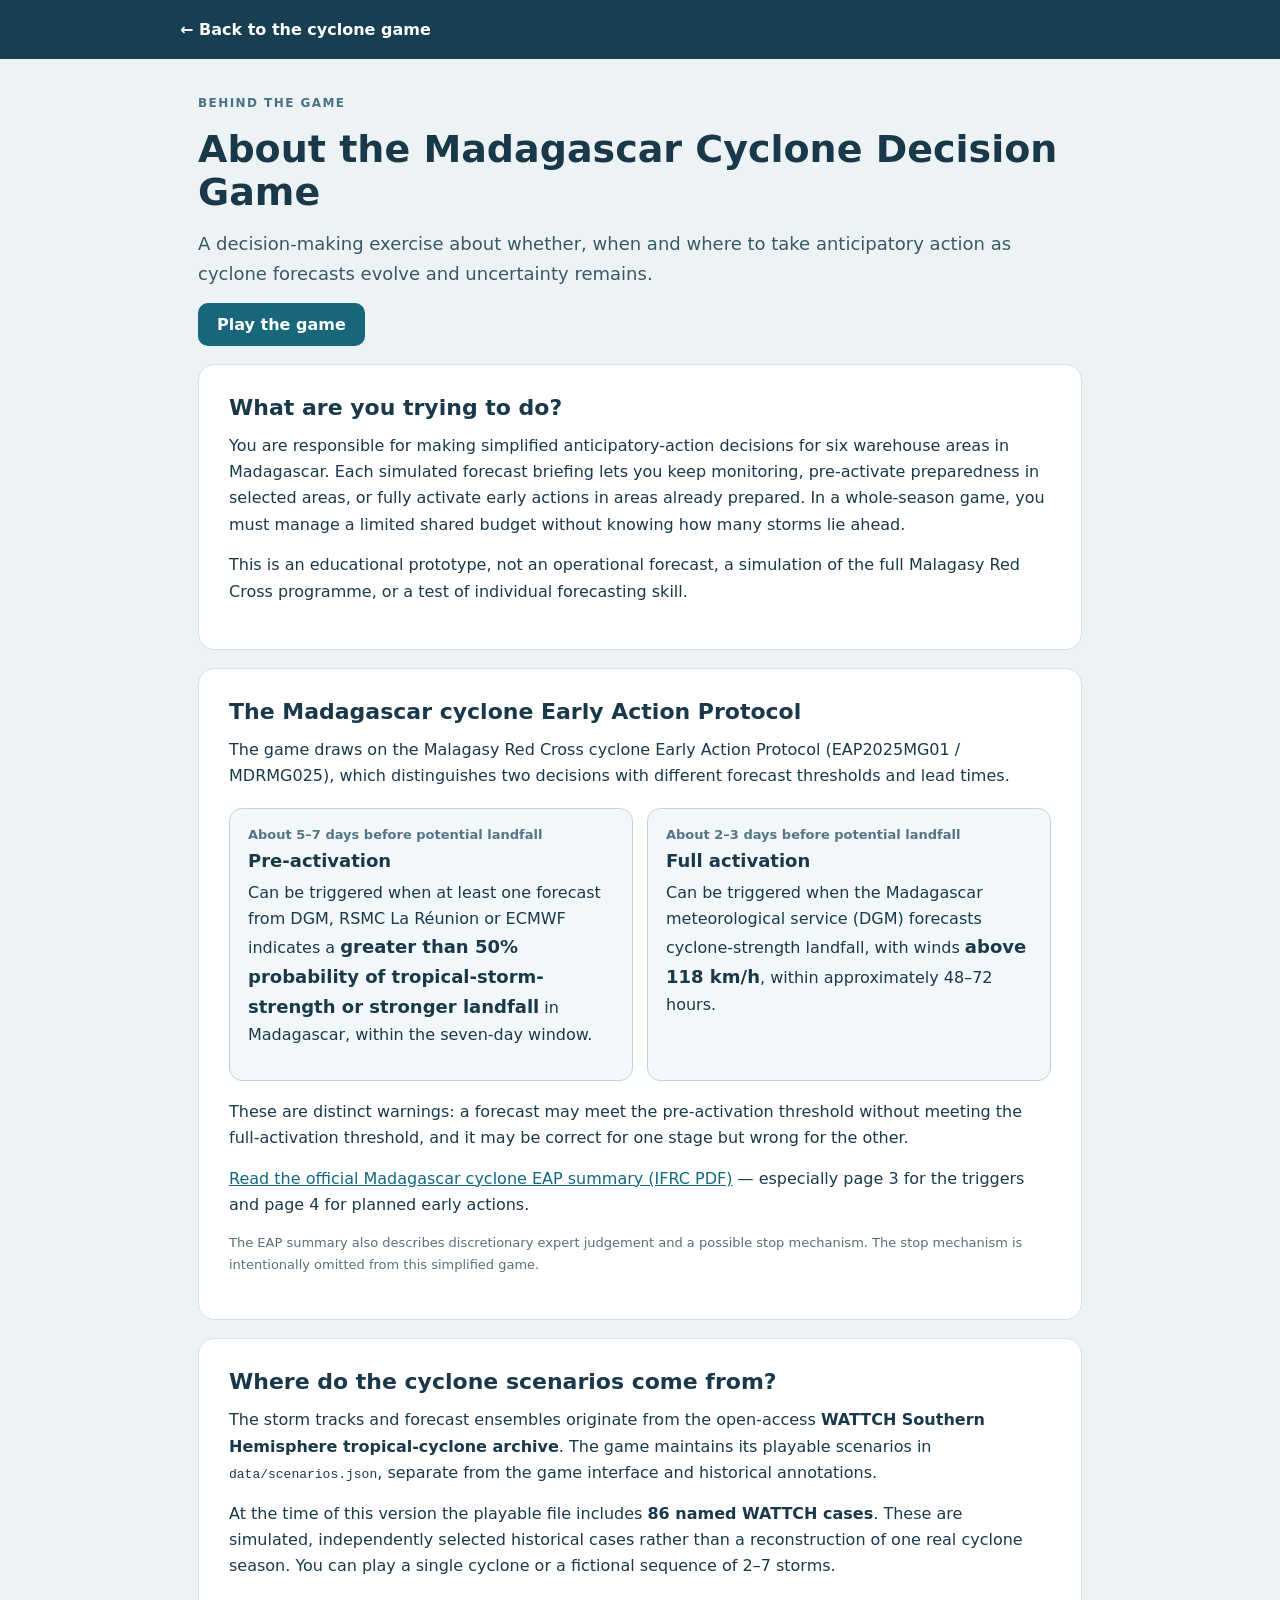
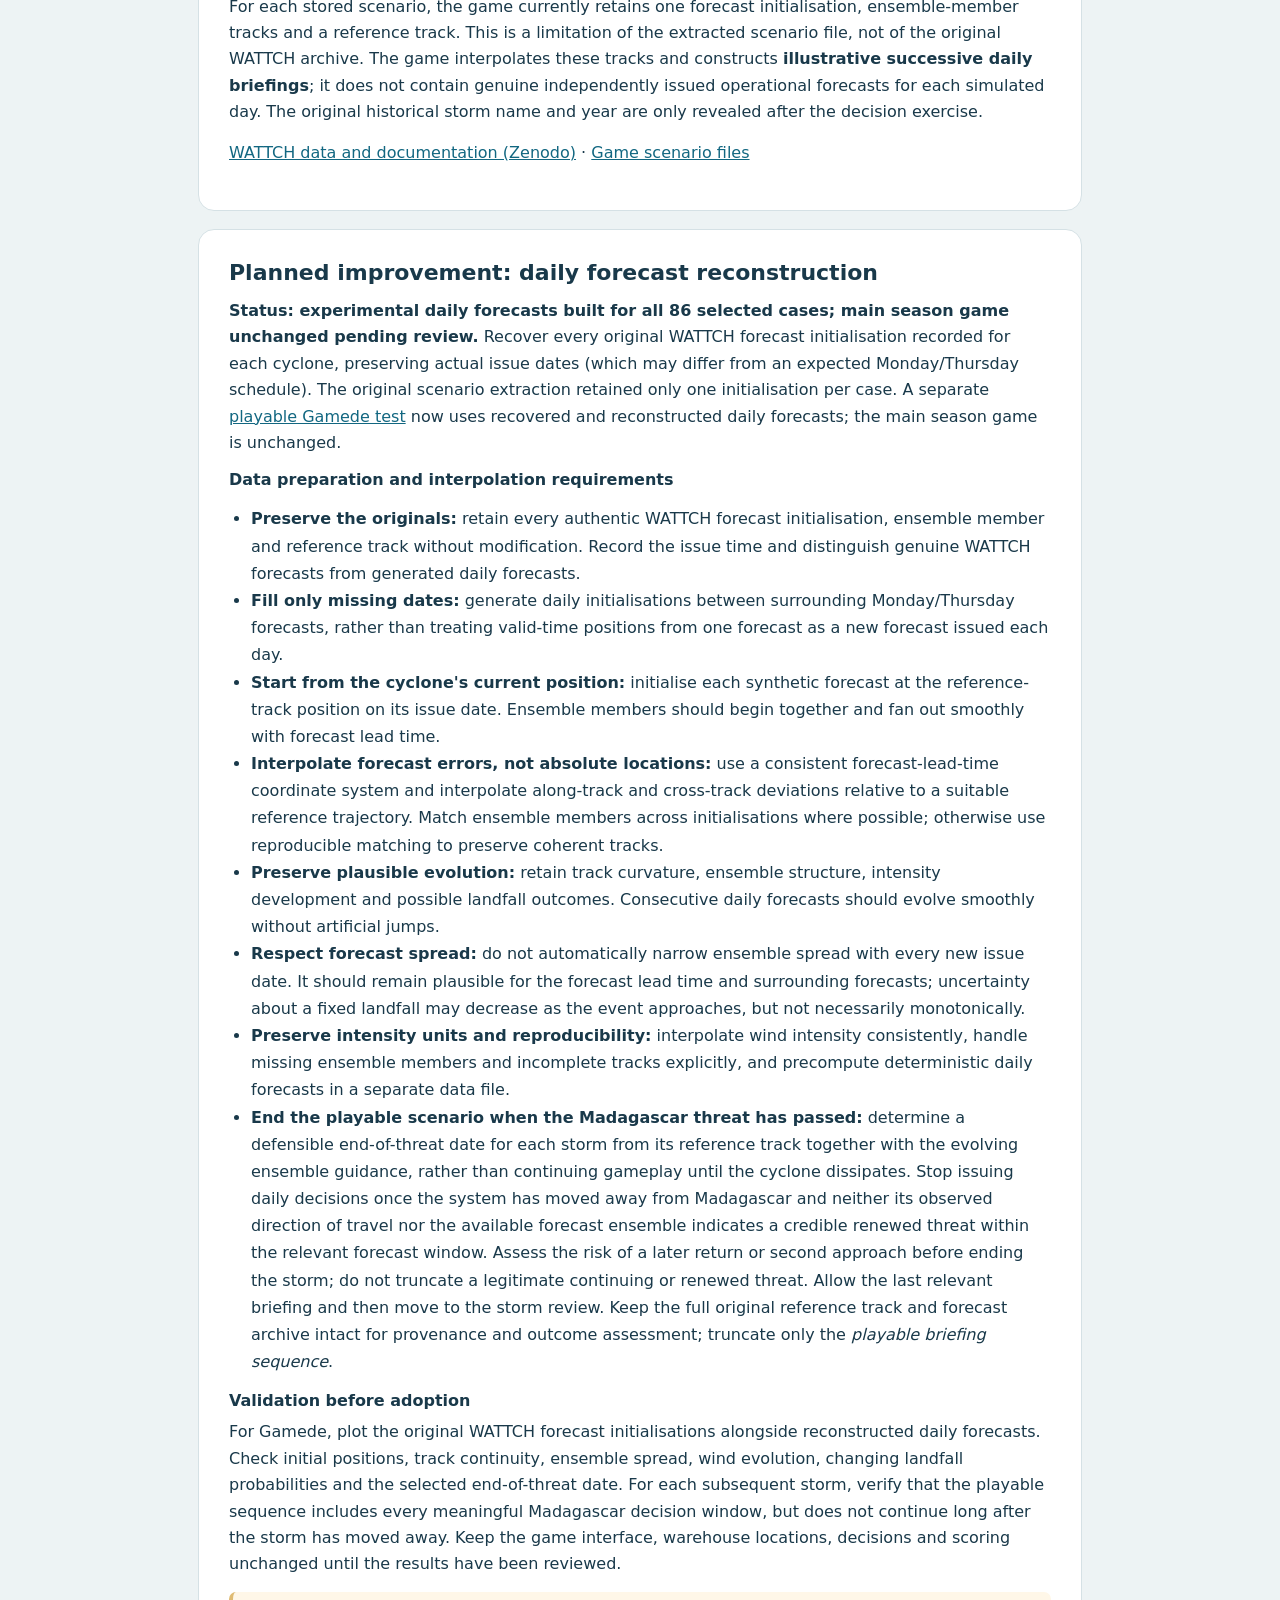
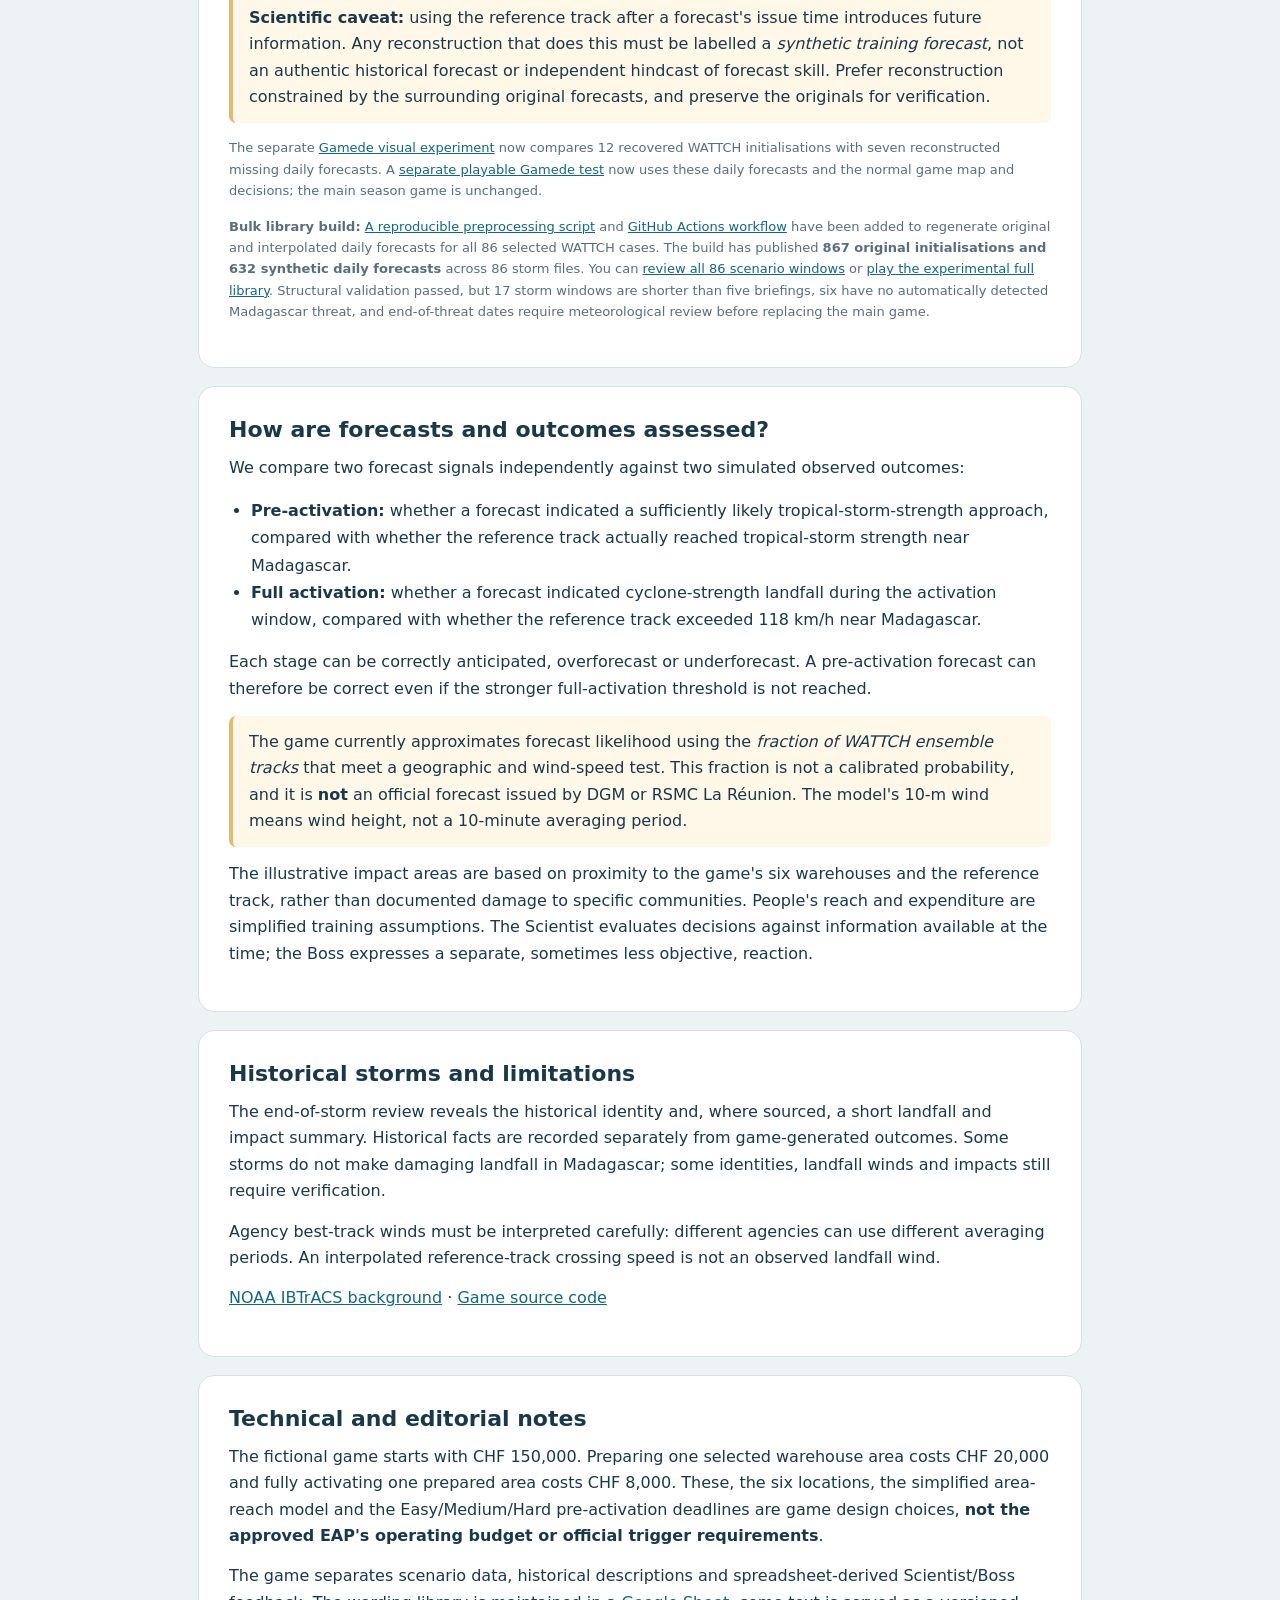
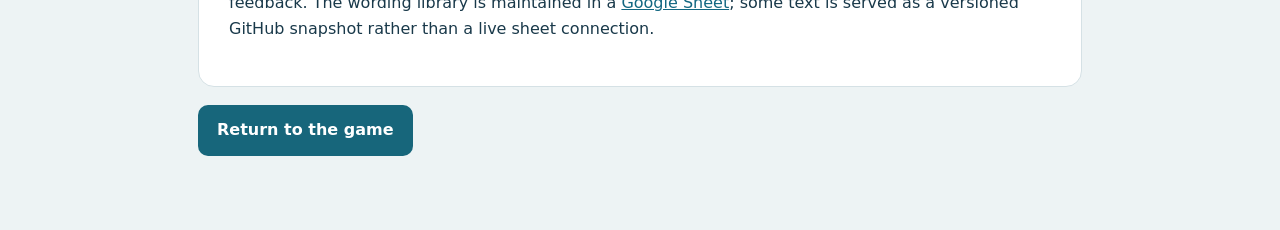
<file: about.html>
<!doctype html>
<html lang="en">
<head>
<meta charset="utf-8"><meta name="viewport" content="width=device-width,initial-scale=1">
<title>About the game · Madagascar Cyclone Decision Game</title>
<style>
:root{font-family:system-ui,-apple-system,BlinkMacSystemFont,"Segoe UI",sans-serif;color:#19394a;background:#edf3f4}
*{box-sizing:border-box}body{margin:0}header{background:#173e51;color:white;padding:20px max(20px,calc((100vw - 920px)/2))}
header a{color:white;text-decoration:none;font-weight:650}main{max-width:920px;margin:0 auto;padding:26px 18px 60px}
h1{font-size:clamp(27px,4vw,38px);line-height:1.15;margin:14px 0}h2{font-size:22px;margin:0 0 13px}h3{font-size:16px;margin:0 0 8px}p{line-height:1.65;margin:9px 0 14px}a{color:#126781}a:hover{text-decoration:underline}
.card{background:white;border:1px solid #d5e1e5;border-radius:16px;padding:clamp(18px,3vw,30px);margin:18px 0}
.lede{font-size:18px;color:#385867}.eyebrow{text-transform:uppercase;letter-spacing:.12em;font-size:12px;font-weight:700;color:#477384}
.button{display:inline-block;background:#17667b;color:white;border-radius:10px;padding:12px 19px;font-weight:650;text-decoration:none}.button:hover{background:#114e61;text-decoration:none}
.trigger-grid{display:grid;grid-template-columns:repeat(2,minmax(0,1fr));gap:14px;margin:18px 0}
.trigger{border:1px solid #bed5dc;background:#f2f8fa;padding:18px;border-radius:13px}
.trigger strong{font-size:18px}.trigger .when{font-size:13px;font-weight:700;color:#547586;margin-bottom:8px}
.notice{background:#fff7e8;border-left:4px solid #dfbb73;padding:13px 16px;border-radius:7px}
.small{font-size:13px;color:#586f7b}ul{padding-left:22px;line-height:1.7}
@media(max-width:650px){.trigger-grid{grid-template-columns:1fr}.card{padding:18px}}
</style>
</head>
<body>
<header><a href="./index.html">← Back to the cyclone game</a></header>
<main>
<p class="eyebrow">Behind the game</p>
<h1>About the Madagascar Cyclone Decision Game</h1>
<p class="lede">A decision-making exercise about whether, when and where to take anticipatory action as cyclone forecasts evolve and uncertainty remains.</p>
<a class="button" href="./index.html">Play the game</a>
<section class="card">
<h2>What are you trying to do?</h2>
<p>You are responsible for making simplified anticipatory-action decisions for six warehouse areas in Madagascar. Each simulated forecast briefing lets you keep monitoring, pre-activate preparedness in selected areas, or fully activate early actions in areas already prepared. In a whole-season game, you must manage a limited shared budget without knowing how many storms lie ahead.</p>
<p>This is an educational prototype, not an operational forecast, a simulation of the full Malagasy Red Cross programme, or a test of individual forecasting skill.</p>
</section>
<section class="card">
<h2>The Madagascar cyclone Early Action Protocol</h2>
<p>The game draws on the Malagasy Red Cross cyclone Early Action Protocol (EAP2025MG01 / MDRMG025), which distinguishes two decisions with different forecast thresholds and lead times.</p>
<div class="trigger-grid">
<div class="trigger"><div class="when">About 5–7 days before potential landfall</div><strong>Pre-activation</strong>
<p>Can be triggered when at least one forecast from DGM, RSMC La Réunion or ECMWF indicates a <strong>greater than 50% probability of tropical-storm-strength or stronger landfall</strong> in Madagascar, within the seven-day window.</p></div>
<div class="trigger"><div class="when">About 2–3 days before potential landfall</div><strong>Full activation</strong>
<p>Can be triggered when the Madagascar meteorological service (DGM) forecasts cyclone-strength landfall, with winds <strong>above 118 km/h</strong>, within approximately 48–72 hours.</p></div>
</div>
<p>These are distinct warnings: a forecast may meet the pre-activation threshold without meeting the full-activation threshold, and it may be correct for one stage but wrong for the other.</p>
<p><a href="https://go-api.ifrc.org/api/downloadfile/94300/MDRMG025%20EAP%20Cyclone%20Summary" target="_blank" rel="noopener noreferrer">Read the official Madagascar cyclone EAP summary (IFRC PDF)</a> — especially page 3 for the triggers and page 4 for planned early actions.</p>
<p class="small">The EAP summary also describes discretionary expert judgement and a possible stop mechanism. The stop mechanism is intentionally omitted from this simplified game.</p>
</section>
<section class="card">
<h2>Where do the cyclone scenarios come from?</h2>
<p>The storm tracks and forecast ensembles originate from the open-access <strong>WATTCH Southern Hemisphere tropical-cyclone archive</strong>. The game maintains its playable scenarios in <code>data/scenarios.json</code>, separate from the game interface and historical annotations.</p>
<p>At the time of this version the playable file includes <strong>86 named WATTCH cases</strong>. These are simulated, independently selected historical cases rather than a reconstruction of one real cyclone season. You can play a single cyclone or a fictional sequence of 2–7 storms.</p>
<p>For each stored scenario, the game currently retains one forecast initialisation, ensemble-member tracks and a reference track. This is a limitation of the extracted scenario file, not of the original WATTCH archive. The game interpolates these tracks and constructs <strong>illustrative successive daily briefings</strong>; it does not contain genuine independently issued operational forecasts for each simulated day. The original historical storm name and year are only revealed after the decision exercise.</p>
<p><a href="https://zenodo.org/records/20446920" target="_blank" rel="noopener noreferrer">WATTCH data and documentation (Zenodo)</a> · <a href="https://github.com/lizmstephens/cyclone-game/tree/main/data" target="_blank" rel="noopener noreferrer">Game scenario files</a></p>
</section>
<section class="card">
<h2>Planned improvement: daily forecast reconstruction</h2>
<p><strong>Status: experimental daily forecasts built for all 86 selected cases; main season game unchanged pending review.</strong> Recover every original WATTCH forecast initialisation recorded for each cyclone, preserving actual issue dates (which may differ from an expected Monday/Thursday schedule). The original scenario extraction retained only one initialisation per case. A separate <a href="./gamede-play.html">playable Gamede test</a> now uses recovered and reconstructed daily forecasts; the main season game is unchanged.</p>
<h3>Data preparation and interpolation requirements</h3>
<ul>
<li><strong>Preserve the originals:</strong> retain every authentic WATTCH forecast initialisation, ensemble member and reference track without modification. Record the issue time and distinguish genuine WATTCH forecasts from generated daily forecasts.</li>
<li><strong>Fill only missing dates:</strong> generate daily initialisations between surrounding Monday/Thursday forecasts, rather than treating valid-time positions from one forecast as a new forecast issued each day.</li>
<li><strong>Start from the cyclone's current position:</strong> initialise each synthetic forecast at the reference-track position on its issue date. Ensemble members should begin together and fan out smoothly with forecast lead time.</li>
<li><strong>Interpolate forecast errors, not absolute locations:</strong> use a consistent forecast-lead-time coordinate system and interpolate along-track and cross-track deviations relative to a suitable reference trajectory. Match ensemble members across initialisations where possible; otherwise use reproducible matching to preserve coherent tracks.</li>
<li><strong>Preserve plausible evolution:</strong> retain track curvature, ensemble structure, intensity development and possible landfall outcomes. Consecutive daily forecasts should evolve smoothly without artificial jumps.</li>
<li><strong>Respect forecast spread:</strong> do not automatically narrow ensemble spread with every new issue date. It should remain plausible for the forecast lead time and surrounding forecasts; uncertainty about a fixed landfall may decrease as the event approaches, but not necessarily monotonically.</li>
<li><strong>Preserve intensity units and reproducibility:</strong> interpolate wind intensity consistently, handle missing ensemble members and incomplete tracks explicitly, and precompute deterministic daily forecasts in a separate data file.</li>
<li><strong>End the playable scenario when the Madagascar threat has passed:</strong> determine a defensible end-of-threat date for each storm from its reference track together with the evolving ensemble guidance, rather than continuing gameplay until the cyclone dissipates. Stop issuing daily decisions once the system has moved away from Madagascar and neither its observed direction of travel nor the available forecast ensemble indicates a credible renewed threat within the relevant forecast window. Assess the risk of a later return or second approach before ending the storm; do not truncate a legitimate continuing or renewed threat. Allow the last relevant briefing and then move to the storm review. Keep the full original reference track and forecast archive intact for provenance and outcome assessment; truncate only the <em>playable briefing sequence</em>.</li>
</ul>
<h3>Validation before adoption</h3>
<p>For Gamede, plot the original WATTCH forecast initialisations alongside reconstructed daily forecasts. Check initial positions, track continuity, ensemble spread, wind evolution, changing landfall probabilities and the selected end-of-threat date. For each subsequent storm, verify that the playable sequence includes every meaningful Madagascar decision window, but does not continue long after the storm has moved away. Keep the game interface, warehouse locations, decisions and scoring unchanged until the results have been reviewed.</p>
<p class="notice"><strong>Scientific caveat:</strong> using the reference track after a forecast's issue time introduces future information. Any reconstruction that does this must be labelled a <em>synthetic training forecast</em>, not an authentic historical forecast or independent hindcast of forecast skill. Prefer reconstruction constrained by the surrounding original forecasts, and preserve the originals for verification.</p>
<p class="small">The separate <a href="./gamede-experiment.html">Gamede visual experiment</a> now compares 12 recovered WATTCH initialisations with seven reconstructed missing daily forecasts. A <a href="./gamede-play.html">separate playable Gamede test</a> now uses these daily forecasts and the normal game map and decisions; the main season game is unchanged.</p>
<p class="small"><strong>Bulk library build:</strong> <a href="https://github.com/lizmstephens/cyclone-game/blob/main/scripts/build_daily_library.py">A reproducible preprocessing script</a> and <a href="https://github.com/lizmstephens/cyclone-game/actions/workflows/build-daily-library.yml">GitHub Actions workflow</a> have been added to regenerate original and interpolated daily forecasts for all 86 selected WATTCH cases. The build has published <strong>867 original initialisations and 632 synthetic daily forecasts</strong> across 86 storm files. You can <a href="./daily-library.html">review all 86 scenario windows</a> or <a href="./daily-play.html">play the experimental full library</a>. Structural validation passed, but 17 storm windows are shorter than five briefings, six have no automatically detected Madagascar threat, and end-of-threat dates require meteorological review before replacing the main game.</p>
</section>
<section class="card">
<h2>How are forecasts and outcomes assessed?</h2>
<p>We compare two forecast signals independently against two simulated observed outcomes:</p>
<ul>
<li><strong>Pre-activation:</strong> whether a forecast indicated a sufficiently likely tropical-storm-strength approach, compared with whether the reference track actually reached tropical-storm strength near Madagascar.</li>
<li><strong>Full activation:</strong> whether a forecast indicated cyclone-strength landfall during the activation window, compared with whether the reference track exceeded 118 km/h near Madagascar.</li>
</ul>
<p>Each stage can be correctly anticipated, overforecast or underforecast. A pre-activation forecast can therefore be correct even if the stronger full-activation threshold is not reached.</p>
<p class="notice">The game currently approximates forecast likelihood using the <em>fraction of WATTCH ensemble tracks</em> that meet a geographic and wind-speed test. This fraction is not a calibrated probability, and it is <strong>not</strong> an official forecast issued by DGM or RSMC La Réunion. The model's 10-m wind means wind height, not a 10-minute averaging period.</p>
<p>The illustrative impact areas are based on proximity to the game's six warehouses and the reference track, rather than documented damage to specific communities. People's reach and expenditure are simplified training assumptions. The Scientist evaluates decisions against information available at the time; the Boss expresses a separate, sometimes less objective, reaction.</p>
</section>
<section class="card">
<h2>Historical storms and limitations</h2>
<p>The end-of-storm review reveals the historical identity and, where sourced, a short landfall and impact summary. Historical facts are recorded separately from game-generated outcomes. Some storms do not make damaging landfall in Madagascar; some identities, landfall winds and impacts still require verification.</p>
<p>Agency best-track winds must be interpreted carefully: different agencies can use different averaging periods. An interpolated reference-track crossing speed is not an observed landfall wind.</p>
<p><a href="https://www.ncei.noaa.gov/products/international-best-track-archive" target="_blank" rel="noopener noreferrer">NOAA IBTrACS background</a> · <a href="https://github.com/lizmstephens/cyclone-game" target="_blank" rel="noopener noreferrer">Game source code</a></p>
</section>
<section class="card">
<h2>Technical and editorial notes</h2>
<p>The fictional game starts with CHF 150,000. Preparing one selected warehouse area costs CHF 20,000 and fully activating one prepared area costs CHF 8,000. These, the six locations, the simplified area-reach model and the Easy/Medium/Hard pre-activation deadlines are game design choices, <strong>not the approved EAP's operating budget or official trigger requirements</strong>.</p>
<p>The game separates scenario data, historical descriptions and spreadsheet-derived Scientist/Boss feedback. The wording library is maintained in a <a href="https://docs.google.com/spreadsheets/d/1kEIwFSZOG8nxThiheJkO-Tgtqn97HmlrawF9-gbB9FQ/edit" target="_blank" rel="noopener noreferrer">Google Sheet</a>; some text is served as a versioned GitHub snapshot rather than a live sheet connection.</p>
</section>
<p><a class="button" href="./index.html">Return to the game</a></p>
</main>
</body>
</html>
</file>
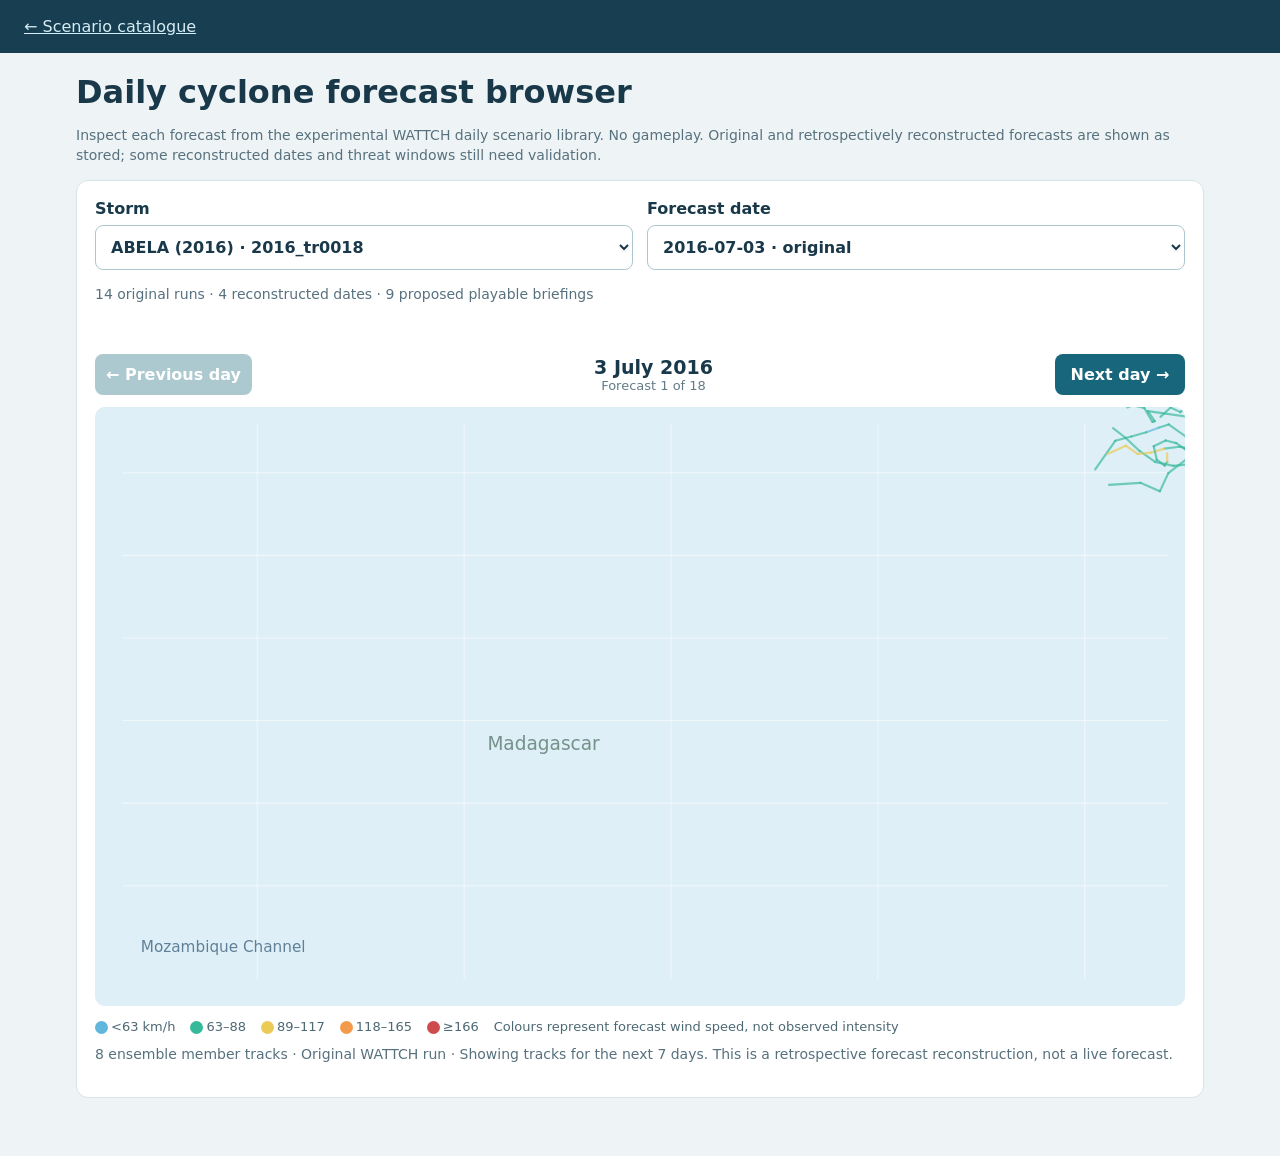
<file: daily-forecasts.html>
<!doctype html>
<html lang="en">
<head>
<meta charset="utf-8"><meta name="viewport" content="width=device-width, initial-scale=1">
<title>Daily cyclone forecasts · Scenario library browser</title>
<style>
:root{font:16px system-ui,-apple-system,"Segoe UI",sans-serif;color:#19394a;background:#eef3f5}
*{box-sizing:border-box}body{margin:0}header{background:#173e51;color:white;padding:17px 24px}header a{color:#d6edf5}
main{max-width:1160px;margin:auto;padding:20px 16px 45px}h1{font-size:clamp(23px,3vw,32px);margin:0 0 7px}h2{font-size:19px;margin:0 0 7px}p{line-height:1.45}
.panel{background:white;border:1px solid #d9e4e9;border-radius:12px;padding:18px;margin:13px 0}
.controls{display:flex;gap:14px;align-items:end;flex-wrap:wrap}.controls label{display:grid;gap:7px;font-weight:650;flex:1;min-width:230px}
select,button{font:inherit;border:1px solid #aec6cf;border-radius:8px;padding:11px;background:white;color:#19394a}
select{width:100%}button{cursor:pointer;font-weight:650}button:disabled{opacity:.35;cursor:default}
.nav{display:flex;align-items:center;gap:10px;justify-content:space-between;flex-wrap:wrap;margin:12px 0}
.nav button{background:#17667b;color:white;border:0;min-width:130px}
#date{font-size:19px;font-weight:700;text-align:center}#counter{font-size:13px;text-align:center;color:#637b87}
#map{width:100%;border-radius:10px;display:block;background:#e5f3f9;aspect-ratio:1000/550}
.legend{display:flex;gap:15px;flex-wrap:wrap;color:#4d6974;font-size:13px;margin-top:13px}
.dot{display:inline-block;width:13px;height:13px;border-radius:50%;vertical-align:middle;margin-right:3px}
.muted{color:#57717e;font-size:14px}#status{min-height:18px;color:#8e4434}#details{margin-top:10px}
@media(max-width:640px){main{padding:13px 9px}.panel{padding:12px}.nav button{min-width:108px}#map{aspect-ratio:1.15}}
</style>
</head>
<body>
<header><a href="./daily-library.html">← Scenario catalogue</a></header>
<main>
<h1>Daily cyclone forecast browser</h1>
<p class="muted">Inspect each forecast from the experimental WATTCH daily scenario library. No gameplay. Original and retrospectively reconstructed forecasts are shown as stored; some reconstructed dates and threat windows still need validation.</p>
<div class="panel">
<div class="controls"><label>Storm <select id="storm"><option value="">Loading storms…</option></select></label><label>Forecast date <select id="issue"></select></label></div>
<p class="muted" id="coverage"></p><p id="status" role="status"></p>
<div class="nav"><button id="previous" type="button">← Previous day</button><div><div id="date">—</div><div id="counter">—</div></div><button id="next" type="button">Next day →</button></div>
<svg id="map" viewBox="0 0 1000 550" role="img" aria-label="Daily cyclone ensemble forecast tracks around Madagascar" preserveAspectRatio="xMidYMid meet"></svg>
<div class="legend"><span><span class="dot" style="background:#61b7db"></span>&lt;63 km/h</span><span><span class="dot" style="background:#36b99b"></span>63–88</span><span><span class="dot" style="background:#ebca55"></span>89–117</span><span><span class="dot" style="background:#f39a4b"></span>118–165</span><span><span class="dot" style="background:#cf4b4b"></span>≥166</span><span>Colours represent forecast wind speed, not observed intensity</span></div>
<p class="muted" id="details"></p>
</div>
</main>
<script>
"use strict";
const $=id=>document.getElementById(id);
let manifest=[],data=null,index=0,loadNumber=0,land=[];
const bbox={west:34,east:83,north:-3,south:-35};
const project=([lon,lat])=>[35+(lon-bbox.west)/(bbox.east-bbox.west)*930,30+(bbox.north-lat)/(bbox.north-bbox.south)*485];
const esc=s=>String(s??"").replace(/[&<>"']/g,c=>({"&":"&amp;","<":"&lt;",">":"&gt;",'"':"&quot;","'":"&#39;"}[c]));
const pathFor=pts=>pts.map((p,i)=>{const [x,y]=project(p);return (i?"L":"M")+x.toFixed(1)+" "+y.toFixed(1)}).join(" ");
const windColor=v=>v<63?"#61b7db":v<89?"#36b99b":v<118?"#ebca55":v<166?"#f39a4b":"#cf4b4b";
function drawing(){
 if(!data)return;
 const f=data.forecasts[index],start=Date.parse(f.issue_date+"T00:00:00Z"),end=start+7*86400000;
 const outline=land.map(r=>'<path d="'+pathFor(r)+'" fill="#d5e5cd" stroke="#809d85" stroke-width="1.1"/>').join("");
 const grid=[];
 for(let lon=40;lon<=80;lon+=10){const [x]=project([lon,-20]);grid.push('<line x1="'+x+'" x2="'+x+'" y1="15" y2="525" stroke="#fff" stroke-opacity=".5"/>');}
 for(let lat=-30;lat<=-5;lat+=5){const [,y]=project([45,lat]);grid.push('<line x1="25" x2="985" y1="'+y+'" y2="'+y+'" stroke="#fff" stroke-opacity=".5"/>');}
 let tracks="",shown=0;
 for(const member of f.members||[]){
  const points=(member.points||[]).filter(p=>{const t=Date.parse(String(p[0]).replace(" ","T")+"Z");return t>=start&&t<=end&&Number.isFinite(+p[1])&&Number.isFinite(+p[2])&&Number.isFinite(+p[3]);});
  if(points.length<2)continue;shown++;
  for(let i=1;i<points.length;i++){
   const a=points[i-1],b=points[i],aa=project([+a[2],+a[1]]),bb=project([+b[2],+b[1]]);
   const kmh=((+a[3])+(+b[3]))*1.8;
   tracks+='<line x1="'+aa[0].toFixed(1)+'" y1="'+aa[1].toFixed(1)+'" x2="'+bb[0].toFixed(1)+'" y2="'+bb[1].toFixed(1)+'" stroke="'+windColor(kmh)+'" stroke-width="2" opacity=".68" stroke-linecap="round"/>';
  }
  const a=points[0],at=project([+a[2],+a[1]]);
  tracks+='<circle cx="'+at[0].toFixed(1)+'" cy="'+at[1].toFixed(1)+'" r="3.5" fill="#183f54" opacity=".6"/>';
 }
 $("map").innerHTML='<rect width="1000" height="550" fill="#dfeff7"/>'+grid.join("")+outline+tracks+'<text x="360" y="315" font-size="17" fill="#5a7c70" opacity=".8">Madagascar</text><text x="42" y="500" font-size="14" fill="#608098">Mozambique Channel</text>';
 $("date").textContent=new Date(f.issue_date+"T00:00:00Z").toLocaleDateString("en-GB",{day:"numeric",month:"long",year:"numeric",timeZone:"UTC"});
 $("counter").textContent="Forecast "+(index+1)+" of "+data.forecasts.length;
 $("details").textContent=shown+" ensemble member tracks · "+(f.type==="original"?"Original WATTCH run":f.type==="synthetic"?"Reconstructed daily forecast":f.type.replaceAll("_"," "))+" · Showing tracks for the next 7 days. This is a retrospective forecast reconstruction, not a live forecast.";
 $("previous").disabled=index===0;$("next").disabled=index===data.forecasts.length-1;
 $("issue").value=String(index);
 const url=new URL(location.href);url.searchParams.set("event",data.event_id);url.searchParams.set("day",String(index));history.replaceState(null,"",url);
}
async function chooseStorm(id){
 const request=++loadNumber; $("status").textContent="Loading daily forecasts…";data=null;
 $("previous").disabled=$("next").disabled=true;
 try{
  const response=await fetch("./data/daily/"+encodeURIComponent(id)+".json");
  if(!response.ok)throw Error("HTTP "+response.status);
  const loaded=await response.json();if(request!==loadNumber)return;
  if(!Array.isArray(loaded.forecasts)||!loaded.forecasts.length)throw Error("No forecast dates available");
  data=loaded;data.forecasts.sort((a,b)=>a.issue_date.localeCompare(b.issue_date));
  $("issue").replaceChildren();
  data.forecasts.forEach((forecast,i)=>{const opt=document.createElement("option");opt.value=String(i);opt.textContent=forecast.issue_date+" · "+(forecast.type==="original"?"original":"reconstructed");$("issue").appendChild(opt);});
  const requested=Number(new URLSearchParams(location.search).get("day"));index=Number.isInteger(requested)&&requested>=0&&requested<data.forecasts.length?requested:0;
  const entry=manifest.find(x=>x.event_id===id);
  $("coverage").textContent=entry?entry.original_initialisations+" original runs · "+entry.synthetic_initialisations+" reconstructed dates · "+entry.playable_briefings+" proposed playable briefings":"";
  $("status").textContent="";drawing();
 }catch(e){if(request!==loadNumber)return;$("status").textContent="Could not load forecasts: "+e.message;}
}
$("storm").addEventListener("change",()=>{const u=new URL(location.href);u.searchParams.delete("day");history.replaceState(null,"",u);chooseStorm($("storm").value);});
$("issue").addEventListener("change",()=>{index=Number($("issue").value);drawing();});
$("previous").addEventListener("click",()=>{if(index>0){index--;drawing();}});
$("next").addEventListener("click",()=>{if(data&&index<data.forecasts.length-1){index++;drawing();}});
async function init(){
 try{
  const r=await fetch("./data/daily/manifest.json",{cache:"no-store"});if(!r.ok)throw Error("Manifest unavailable");
  manifest=(await r.json()).storms.sort((a,b)=>a.name.localeCompare(b.name)||a.event_id.localeCompare(b.event_id));
  $("storm").replaceChildren();
  for(const m of manifest){const option=document.createElement("option");option.value=m.event_id;option.textContent=m.name+" ("+m.event_id.slice(0,4)+") · "+m.event_id;$("storm").appendChild(option);}
  const requested=new URLSearchParams(location.search).get("event");
  const id=manifest.some(m=>m.event_id===requested)?requested:manifest[0].event_id;
  $("storm").value=id;await chooseStorm(id);
 }catch(e){$("status").textContent="Unable to load the library: "+e.message;}
}
fetch("https://raw.githubusercontent.com/datasets/geo-countries/master/data/countries.geojson").then(r=>r.json()).then(g=>{
 for(const f of g.features||[]){
  const v=f.geometry,p=v?.type==="Polygon"?[v.coordinates]:v?.type==="MultiPolygon"?v.coordinates:[];
  for(const poly of p)for(const ring of poly){const near=ring.some(c=>c[0]>bbox.west&&c[0]<bbox.east&&c[1]>bbox.south&&c[1]<bbox.north);if(near)land.push(ring);}
 }
 if(data)drawing();
}).catch(()=>{});
init();
</script>
</body></html>
</file>
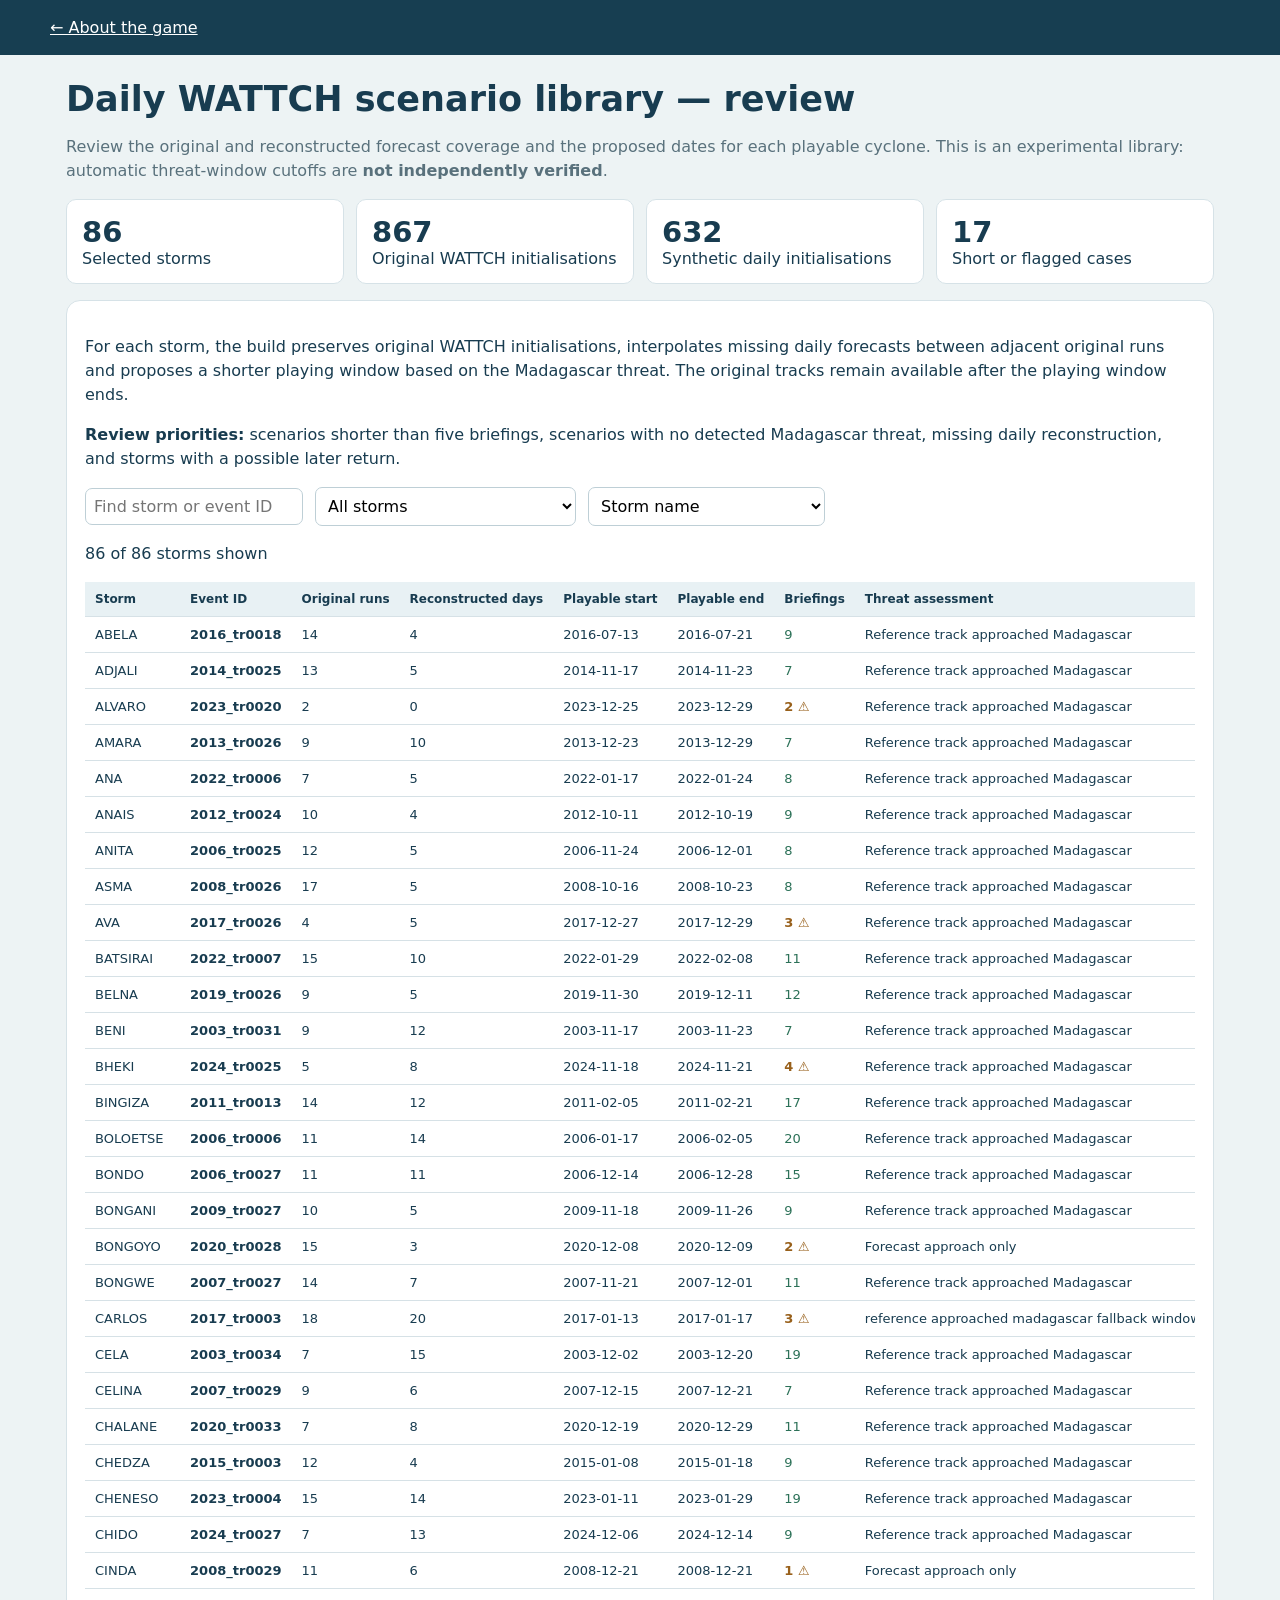
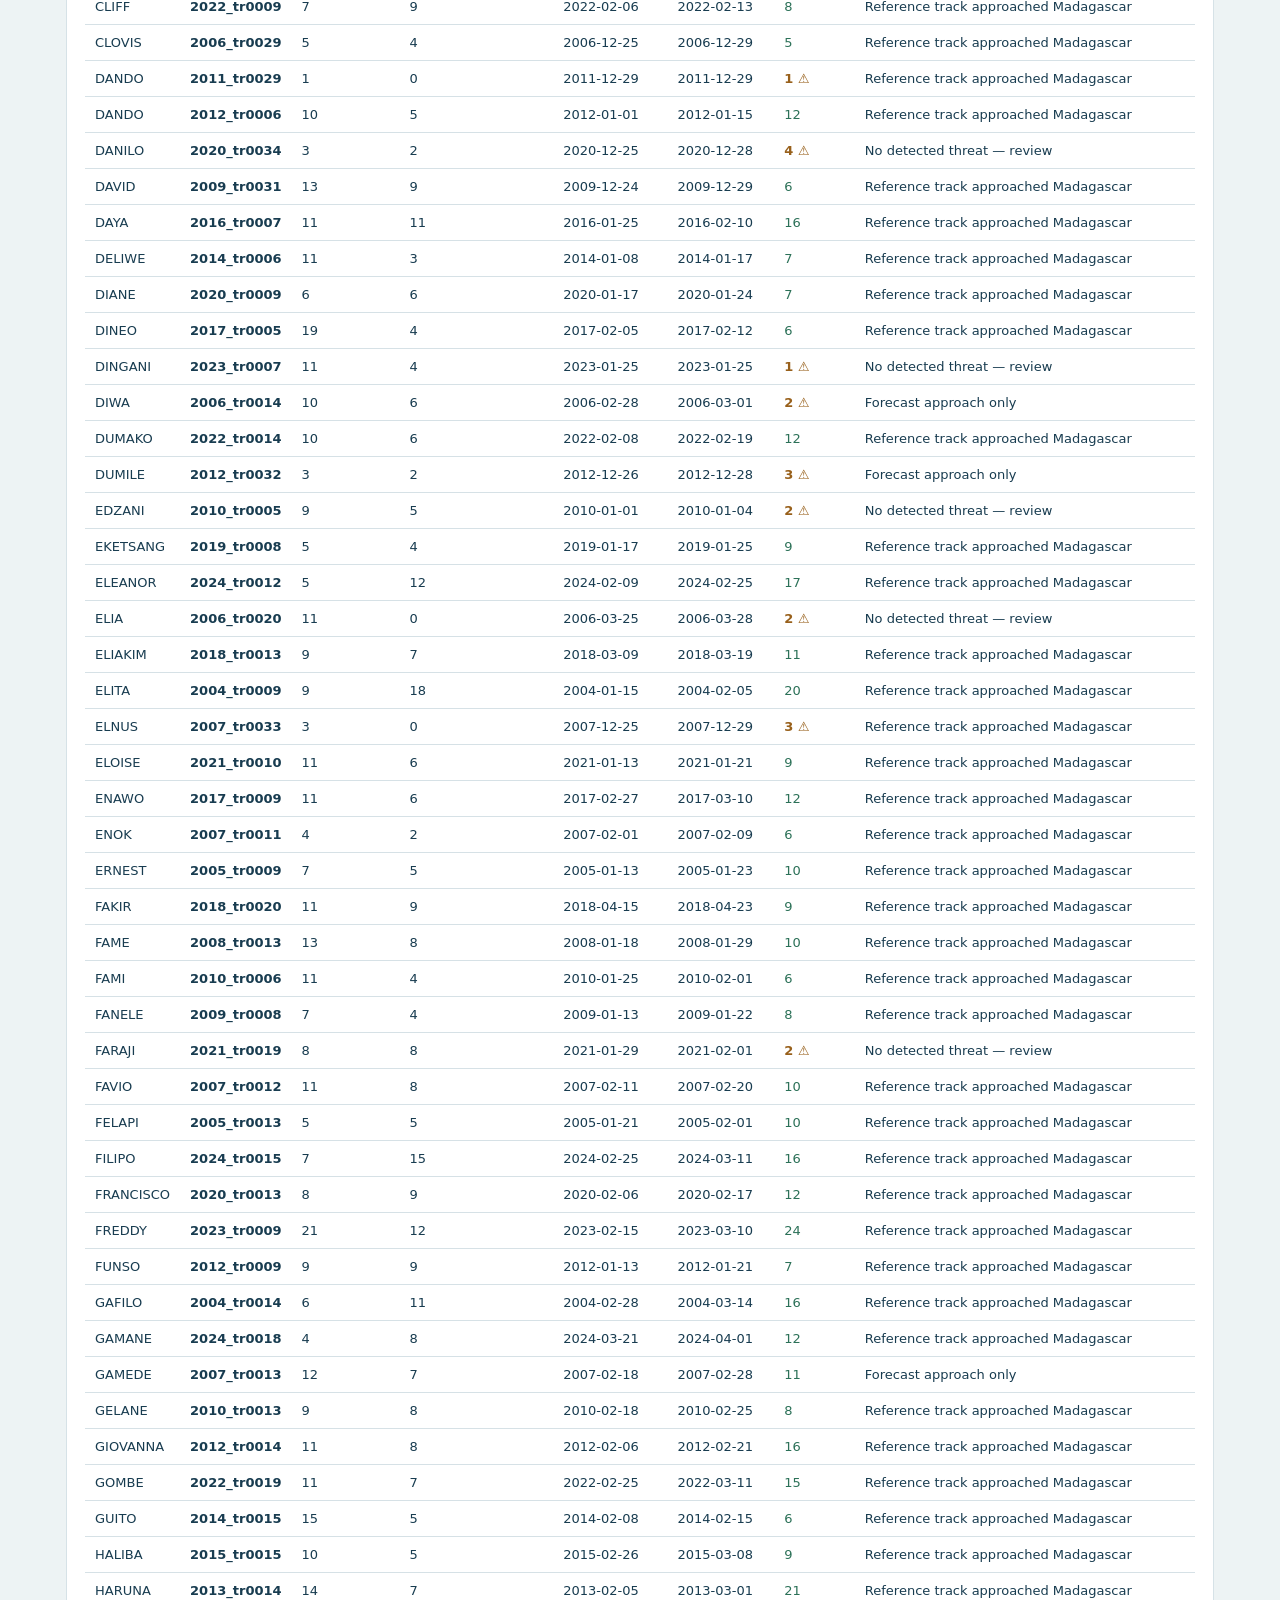
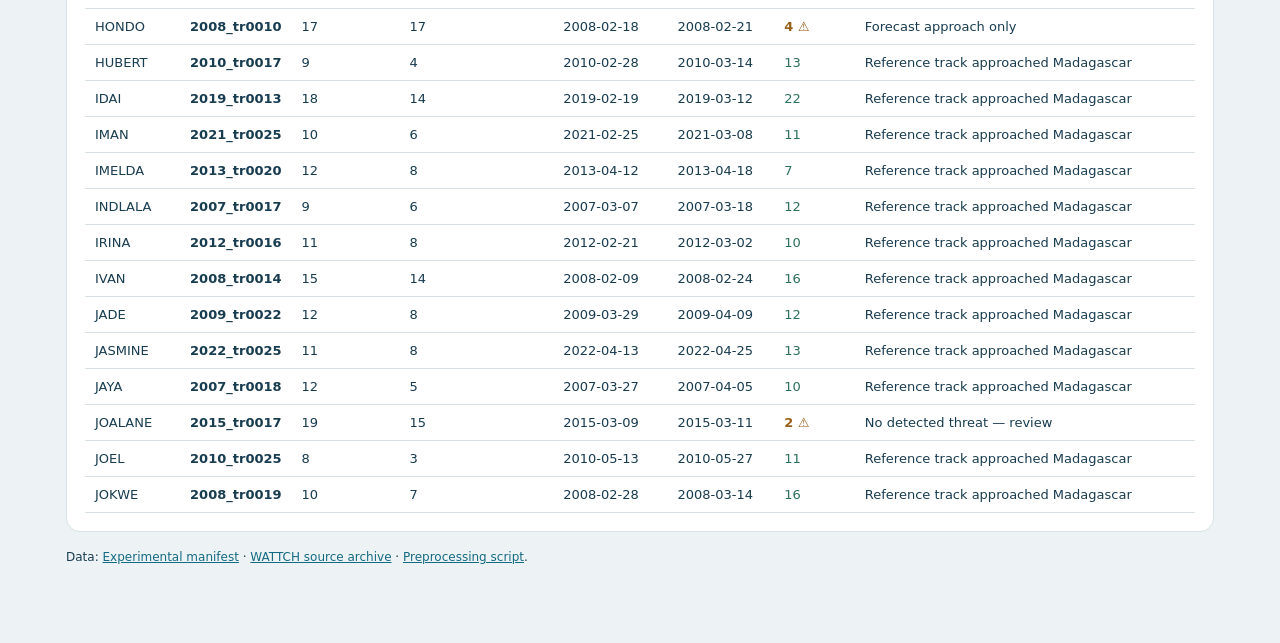
<file: daily-library.html>
<!doctype html>
<html lang="en">
<head><meta charset="utf-8"><meta name="viewport" content="width=device-width,initial-scale=1"><title>Daily WATTCH scenario library review · Madagascar Cyclone Game</title>
<style>
:root{font-family:system-ui,-apple-system,BlinkMacSystemFont,"Segoe UI",sans-serif;color:#183c50;background:#edf3f4}
*{box-sizing:border-box}body{margin:0}header{background:#173e51;color:white;padding:18px max(16px,calc((100vw - 1180px)/2))}header a{color:white}main{max-width:1180px;margin:auto;padding:24px 16px 65px}
h1{font-size:clamp(24px,3.5vw,35px);margin:0 0 8px}p{line-height:1.5}.panel{background:white;padding:18px;border:1px solid #d6e2e7;border-radius:14px;margin:16px 0}.subtle{color:#59717c}
.metrics{display:grid;grid-template-columns:repeat(4,minmax(0,1fr));gap:12px;margin:16px 0}.metric{background:#fff;border:1px solid #d6e2e7;padding:15px;border-radius:10px}.metric strong{display:block;font-size:29px}
.controls{display:flex;gap:12px;flex-wrap:wrap;align-items:center;margin:16px 0}.controls>*{font:inherit;padding:8px;max-width:100%;border:1px solid #becfd6;border-radius:7px;background:white}
.table-wrap{overflow-x:auto}table{border-collapse:collapse;width:100%;font-size:13px;background:white}th,td{padding:10px;border-bottom:1px solid #d6e1e6;text-align:left;white-space:nowrap}th{position:sticky;top:0;background:#e8f1f4;font-size:12px}td:nth-child(2){font-weight:650}tr:hover td{background:#f1f7f9}
a{color:#146a82}a:hover{text-decoration:underline}.flag{font-weight:700;color:#98601b}.ok{color:#2c7158}.small{font-size:12px}
@media(max-width:700px){.metrics{grid-template-columns:repeat(2,minmax(0,1fr))}}
</style></head><body><header><a href="./about.html">← About the game</a></header><main>
<h1>Daily WATTCH scenario library — review</h1>
<p class="subtle">Review the original and reconstructed forecast coverage and the proposed dates for each playable cyclone. This is an experimental library: automatic threat-window cutoffs are <strong>not independently verified</strong>.</p>
<div class="metrics"><div class="metric"><strong id="total">—</strong>Selected storms</div><div class="metric"><strong id="original">—</strong>Original WATTCH initialisations</div><div class="metric"><strong id="synthetic">—</strong>Synthetic daily initialisations</div><div class="metric"><strong id="review">—</strong>Short or flagged cases</div></div>
<div class="panel">
<p>For each storm, the build preserves original WATTCH initialisations, interpolates missing daily forecasts between adjacent original runs and proposes a shorter playing window based on the Madagascar threat. The original tracks remain available after the playing window ends.</p>
<p><strong>Review priorities:</strong> scenarios shorter than five briefings, scenarios with no detected Madagascar threat, missing daily reconstruction, and storms with a possible later return.</p>
<div class="controls"><input id="q" type="search" placeholder="Find storm or event ID" aria-label="Search storms"/><select id="filter" aria-label="Filter storms"><option value="all">All storms</option><option value="short">Short (&lt;5 briefings)</option><option value="threat">No detected threat</option><option value="synthetic">No synthetic daily forecasts</option></select><select id="sort" aria-label="Sort storms"><option value="name">Storm name</option><option value="year">Year</option><option value="briefings">Shortest game first</option><option value="coverage">Fewest original forecasts</option></select></div>
<p id="status" aria-live="polite">Loading the reconstructed scenario catalogue…</p>
<div class="table-wrap"><table><thead><tr><th>Storm</th><th>Event ID</th><th>Original runs</th><th>Reconstructed days</th><th>Playable start</th><th>Playable end</th><th>Briefings</th><th>Threat assessment</th><th>Forecasts</th></tr></thead><tbody id="table"></tbody></table></div>
</div>
<p class="small">Data: <a href="./data/daily/manifest.json">Experimental manifest</a> · <a href="https://zenodo.org/records/20446920">WATTCH source archive</a> · <a href="https://github.com/lizmstephens/cyclone-game/blob/main/scripts/build_daily_library.py">Preprocessing script</a>.</p>
</main>
<script>
const esc=s=>String(s??"").replace(/[&<>"']/g,c=>({"&":"&amp;","<":"&lt;",">":"&gt;",'"':"&quot;","'":"&#39;"}[c]));
let all=[];
const $=id=>document.getElementById(id);
const statusLabel=s=>({reference_approached_madagascar:"Reference track approached Madagascar",ensemble_only_potential_threat:"Forecast approach only",no_detected_madagascar_threat_review_for_removal:"No detected threat — review"})[s]||s.replaceAll("_"," ");
function draw(){
 const q=$("q").value.toLowerCase().trim(),filter=$("filter").value,sort=$("sort").value;
 let rows=all.filter(r=>(r.name+" "+r.event_id).toLowerCase().includes(q));
 if(filter==="short")rows=rows.filter(r=>r.playable_briefings<5);
 if(filter==="threat")rows=rows.filter(r=>r.threat_status?.startsWith("no_detected"));
 if(filter==="synthetic")rows=rows.filter(r=>!r.synthetic_initialisations);
 rows.sort((a,b)=>sort==="briefings"?a.playable_briefings-b.playable_briefings:
  sort==="coverage"?a.original_initialisations-b.original_initialisations:
  sort==="year"?a.event_id.localeCompare(b.event_id):
  a.name.localeCompare(b.name));
 $("status").textContent=rows.length+" of "+all.length+" storms shown";
 $("table").innerHTML=rows.map(r=>{
  const flag=(r.playable_briefings<5||r.threat_status?.startsWith("no_detected"));
  return '<tr><td>'+esc(r.name)+'</td><td>'+esc(r.event_id)+'</td><td>'+esc(r.original_initialisations)+'</td><td>'+esc(r.synthetic_initialisations)+'</td><td>'+esc(r.first_playable_date)+'</td><td>'+esc(r.last_playable_date)+'</td><td class="'+(flag?'flag':'ok')+'">'+esc(r.playable_briefings)+(r.playable_briefings<5?' ⚠':'')+'</td><td>'+esc(statusLabel(r.threat_status||"unknown"))+'</td><td><a href="./daily-forecasts.html?event='+encodeURIComponent(r.event_id)+'">View daily forecasts</a></td></tr>'
 }).join("");
}
fetch("./data/daily/manifest.json",{cache:"no-store"}).then(async r=>{
 if(!r.ok)throw Error("Daily manifest has not been published.");
 const manifest=await r.json();
 all=manifest.storms;
 $("total").textContent=all.length;
 $("original").textContent=all.reduce((n,r)=>n+(r.original_initialisations||0),0);
 $("synthetic").textContent=all.reduce((n,r)=>n+(r.synthetic_initialisations||0),0);
 $("review").textContent=all.filter(r=>r.playable_briefings<5||r.threat_status?.startsWith("no_detected")).length;
 draw();
}).catch(err=>{$("status").textContent="Unable to load daily scenario library: "+err.message;});
for(const id of ["q","filter","sort"])$(id).addEventListener(id==="q"?"input":"change",draw);
</script></body></html>
</file>
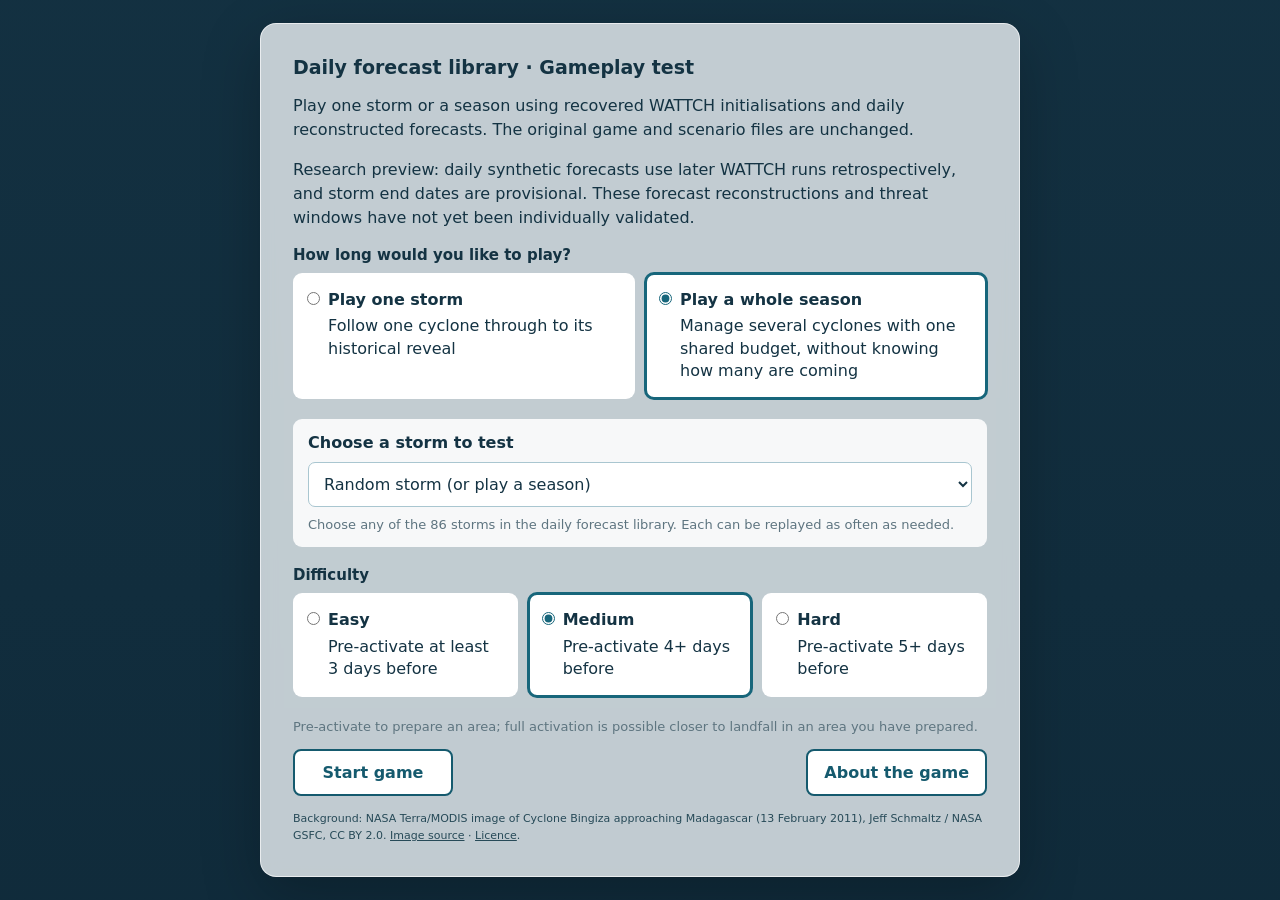
<file: daily-play.html>
<!doctype html>
<html lang="en">
<head>
<meta charset="utf-8"><meta name="viewport" content="width=device-width,initial-scale=1">
<title>Madagascar Cyclone Game · Daily forecast library test</title>
<style>
:root{font-family:system-ui,-apple-system,Segoe UI,Arial,sans-serif;color:#143343;background:#eef3f4}
*{box-sizing:border-box}[hidden]{display:none!important}body{margin:0}button,input{font:inherit}
header{background:#173e51;color:white;padding:18px max(18px,calc((100vw - 1250px)/2));display:flex;justify-content:space-between;gap:20px;align-items:center}
header h1{font-size:24px;margin:0 0 4px}header small{color:#d3e8ef}
main{max-width:1250px;margin:auto;padding:18px}
.stats{display:grid;grid-template-columns:repeat(4,minmax(0,1fr));gap:12px;margin-bottom:16px}
.stat{background:white;padding:15px;border:1px solid #d7e2e6;border-radius:10px}.stat .v{font-weight:750;font-size:23px}.stat .k{color:#59717c;font-size:13px}
.layout{display:grid;grid-template-columns:minmax(0,1.5fr) minmax(300px,1fr);gap:16px}
.panel{background:white;border:1px solid #d7e2e6;border-radius:12px;padding:17px;margin-bottom:16px}
h2{font-size:19px;margin:0 0 10px}h3{font-size:15px;margin:0 0 9px}
.subtle{color:#5e7580;font-size:13px}.pill{font-size:12px;border-radius:20px;background:#e7f3f6;padding:5px 9px;display:inline-block}
#map{width:100%;height:auto;display:block;border-radius:7px;background:#dfeef7}
#brief{font-size:16px;line-height:1.55;background:#e5f6ec;border:1px solid #c6e7d2;padding:14px;border-radius:9px;margin:10px 0}
.actions{display:grid;gap:9px}.action{width:100%;padding:12px;background:#f5f8f9;border:1px solid #cbd9df;border-radius:9px;text-align:left;cursor:pointer}.action.selected{border:2px solid #277d91;background:#e7f6f8;padding:11px}.action:disabled{opacity:.45;cursor:not-allowed}
.wh{display:grid;grid-template-columns:1fr 1fr;gap:7px;margin:12px 0}.wh label{padding:8px;border:1px solid #dee6e8;border-radius:7px;font-size:14px;cursor:pointer;display:flex;align-items:center;gap:5px}.wh label.disabled{opacity:.42}.wh input{accent-color:#277d91}
.btn{border:0;border-radius:8px;background:#17667b;color:white;padding:12px 16px;font-weight:650;cursor:pointer}.btn.alt{background:#e9f1f4;color:#1e5868}.btn:disabled{opacity:.4;cursor:not-allowed}
.wind-legend{display:flex;align-items:center;flex-wrap:wrap;gap:7px 13px;margin-top:12px;font-size:12px;color:#445e68}.wind-legend .legend-entry{display:inline-flex;align-items:center;gap:5px}.wind-legend .wind-dot{display:inline-block;width:12px;height:12px;border-radius:50%;border:1px solid #224650;flex:none}.wind-legend .line-sample{display:inline-block;width:20px;border-top:3px solid #416b89;flex:none}.wind-legend .line-sample.median{border-top:3px dashed #c74c44}.status-line{margin:7px 0;line-height:1.45}
#message{min-height:22px;font-weight:650;color:#356976;margin:9px 0}
details{margin-top:10px;color:#526b77;font-size:13px}details summary{cursor:pointer}
.progress{height:7px;background:#d7e4e7;border-radius:10px;overflow:hidden;margin-top:8px}.progress span{display:block;height:100%;background:#4ca0b2}
footer{margin-top:12px;color:#5f7780;font-size:12px;line-height:1.5}
@media(max-width:800px){.layout{grid-template-columns:1fr}.stats{grid-template-columns:1fr 1fr}header{padding:15px}header h1{font-size:19px}}
#start-screen{position:fixed;inset:0;z-index:50;display:grid;place-items:center;padding:22px;overflow:auto;background:linear-gradient(rgba(5,24,37,.30),rgba(5,24,37,.45)),url("https://upload.wikimedia.org/wikipedia/commons/d/df/Tropical_Cyclone_Bingiza_%285446376180%29.jpg") center center/cover no-repeat #193b4d}
#start-screen .intro{width:min(100%,760px);background:rgba(244,249,251,.78);border:1px solid rgba(255,255,255,.65);border-radius:16px;padding:clamp(18px,4vw,32px);box-shadow:0 18px 60px rgba(0,0,0,.24);backdrop-filter:blur(9px);-webkit-backdrop-filter:blur(9px)}
#start-screen .choice-grid{display:grid;grid-template-columns:repeat(2,minmax(0,1fr));gap:10px;margin:9px 0 20px}
#start-screen .choice-grid.difficulty-grid{grid-template-columns:repeat(3,minmax(0,1fr))}
#start-screen .storm-picker{margin:0 0 19px;padding:13px 15px;background:rgba(255,255,255,.88);border-radius:9px}#start-screen .storm-picker label{display:block;background:transparent;padding:0;border:0;margin-bottom:8px;cursor:default}#daily-storm-select{width:100%;padding:11px;border:1px solid #a9c6d0;border-radius:7px;background:white;color:#143343;font:inherit}#start-screen .storm-picker p{margin:8px 0 0}
#start-screen label{display:flex;align-items:flex-start;gap:8px;padding:14px 12px;border:2px solid transparent;border-radius:9px;margin:0;cursor:pointer;background:#fff;line-height:1.4;min-width:0}
#start-screen label:has(input:checked){border-color:#17667b;box-shadow:0 0 0 1px #17667b}
#start-screen label input{margin:3px 0 0;accent-color:#17667b;flex:none}
#start-screen label strong{display:block;margin-bottom:4px}
#start-screen p{line-height:1.5}
#start-screen .image-credit{font-size:11px;margin:15px 0 0;color:#274a58}
#start-screen .image-credit a{color:inherit}
#start-screen #start-game{background:#fff;color:#155a6e;border:2px solid #155a6e}
#start-screen .start-actions{display:flex;gap:12px;align-items:center;justify-content:space-between;flex-wrap:wrap}
#start-screen .start-actions .btn{min-width:160px;text-align:center}
#start-screen .about-link{display:inline-block;text-decoration:none;background:#fff;color:#155a6e;border:2px solid #155a6e;border-radius:8px;padding:12px 16px;font-weight:650}
#start-screen .about-link:hover{background:#e6f5f9}
@media(max-width:520px){#start-screen{padding:10px;place-items:start center}#start-screen .intro{padding:17px}#start-screen label{font-size:12px;padding:10px 7px;gap:5px}#start-screen .choice-grid{gap:6px}#start-screen h2{font-size:19px}}

/* Compact storm debrief: facts and decisions first, then two distinct voices. */
.storm-review{background:#f8fbfc;border:1px solid #d7e2e6;border-radius:14px;padding:clamp(16px,3vw,25px);margin:16px 0 20px}
.storm-review h3{font-size:21px;color:#173e51;margin:0 0 15px}
.review-facts{display:grid;gap:8px;margin-bottom:23px;line-height:1.55;font-size:16px}
.review-facts p{margin:0}
.review-voices{display:grid;grid-template-columns:repeat(2,minmax(0,1fr));gap:20px;margin-bottom:14px}
.review-bubble{position:relative;border-radius:20px;padding:23px 24px 27px;min-width:0;border:1px solid}
.review-bubble::after{content:"";position:absolute;bottom:-11px;left:30px;width:20px;height:20px;transform:rotate(45deg);border-right:1px solid;border-bottom:1px solid;background:inherit}
.review-bubble.scientist{background:#e8f3f9;border-color:#bbd9e7;color:#183f54}
.review-bubble.scientist::after{border-color:#bbd9e7}
.review-bubble.boss{background:#fff2d9;border-color:#e9d6a9;color:#5a3b1d}
.review-bubble.boss::after{border-color:#e9d6a9;left:auto;right:30px}
.review-bubble h4{font-size:17px;margin:0 0 12px}
.review-bubble p{font-size:16px;line-height:1.55;margin:0}
.review-details{font-size:13px;color:#526b77;margin-top:22px}
.review-details p{margin:9px 0;line-height:1.5}
@media(max-width:700px){.review-voices{grid-template-columns:1fr;gap:24px}.review-bubble{padding:18px 19px 23px}.review-bubble.boss::after{right:auto;left:30px}.review-facts{font-size:15px}}
</style>
</head>
<body>
<header><div><h1 >Madagascar · Daily Forecast Playtest</h1><small >All selected cyclones · Original and reconstructed WATTCH forecasts</small></div><button class="btn alt" id="restart" data-front-key="new_game_button">New game</button></header>
<section id="start-screen"><div class="intro"><h2 >Daily forecast library · Gameplay test</h2><p >Play one storm or a season using recovered WATTCH initialisations and daily reconstructed forecasts. The original game and scenario files are unchanged.</p><p >Research preview: daily synthetic forecasts use later WATTCH runs retrospectively, and storm end dates are provisional. These forecast reconstructions and threat windows have not yet been individually validated.</p><h3 data-front-key="game_length_heading">How long would you like to play?</h3><div class="choice-grid" role="group" aria-label="Game length"><label><input type="radio" name="game-length" value="single"><span><strong data-front-key="single_title">Play one storm</strong><span data-front-key="single_description">Follow one cyclone through to its historical reveal</span></span></label><label><input type="radio" name="game-length" value="season" checked><span><strong data-front-key="season_title">Play a whole season</strong><span data-front-key="season_description">Manage several cyclones with one shared budget, without knowing how many are coming</span></span></label></div><div id="daily-storm-picker" class="storm-picker"><label for="daily-storm-select"><strong>Choose a storm to test</strong></label><select id="daily-storm-select"><option value="">Random storm (or play a season)</option></select><p class="subtle">Choose any of the 86 storms in the daily forecast library. Each can be replayed as often as needed.</p></div><h3 data-front-key="difficulty_heading">Difficulty</h3><div class="choice-grid difficulty-grid" role="group" aria-label="Difficulty"><label><input type="radio" name="difficulty" value="3"><span><strong data-front-key="easy_title">Easy</strong><span data-front-key="easy_description">Pre-activate at least 3 days before</span></span></label><label><input type="radio" name="difficulty" value="4" checked><span><strong data-front-key="medium_title">Medium</strong><span data-front-key="medium_description">Pre-activate 4+ days before</span></span></label><label><input type="radio" name="difficulty" value="5"><span><strong data-front-key="hard_title">Hard</strong><span data-front-key="hard_description">Pre-activate 5+ days before</span></span></label></div><p class="subtle" data-front-key="front_rules">Pre-activate to prepare an area; full activation is possible closer to landfall in an area you have prepared.</p><div class="start-actions"><button type="button" class="btn" id="start-game" data-front-key="start_button">Start game</button><a class="about-link" href="./about.html" data-front-key="about_button">About the game</a></div><p class="image-credit"><span data-front-key="image_credit">Background: NASA Terra/MODIS image of Cyclone Bingiza approaching Madagascar (13 February 2011), Jeff Schmaltz / NASA GSFC, CC BY 2.0.</span> <a href="https://earthobservatory.nasa.gov/images/49250/tropical-cyclone-bingiza" target="_blank" rel="noopener noreferrer" data-front-key="image_source_link_text">Image source</a> · <a href="https://creativecommons.org/licenses/by/2.0/" target="_blank" rel="noopener noreferrer" data-front-key="image_licence_link_text">Licence</a>.</p></div></section><main>
<div class="stats">
<div class="stat"><div class="k">Season progress</div><div class="v" id="seasonstat">—</div></div>
<div class="stat"><div class="k">Remaining budget</div><div class="v" id="budgetstat">—</div></div>
<div class="stat"><div class="k">People reached</div><div class="v" id="peoplestat">0</div></div>
<div class="stat"><div class="k">Boss's happiness</div><div class="v" id="bossstat">—</div></div>
</div>
<section id="season-summary" class="panel" hidden aria-live="polite"></section>
<div class="layout">
<section>
<div class="panel">
<div style="display:flex;align-items:center;justify-content:space-between;gap:8px;flex-wrap:wrap"><h2 id="stormtitle">Loading…</h2><span class="pill" id="datepill">Forecast briefing</span></div>
<div id="map" role="img" aria-label="Map of Madagascar with forecast tracks and warehouse locations"></div>
<div class="wind-legend" aria-label="Forecast map key"><span class="legend-entry"><span class="wind-dot" style="background:#61b7db"></span>&lt;63 km/h</span><span class="legend-entry"><span class="wind-dot" style="background:#36b99b"></span>63–88 km/h</span><span class="legend-entry"><span class="wind-dot" style="background:#ebca55"></span>89–117 km/h</span><span class="legend-entry"><span class="wind-dot" style="background:#f39a4b"></span>118–165 km/h</span><span class="legend-entry"><span class="wind-dot" style="background:#cf4b4b"></span>≥166 km/h</span></div><div class="wind-legend"><span class="legend-entry"><span class="line-sample" style="border-top:3px solid #36b99b"></span>Individual tracks: intensity colours</span><span class="legend-entry"><span class="line-sample median"></span>Median track</span><span>Coloured track segments and dots show forecast wind intensity, not observed intensity</span></div><div class="subtle" style="margin-top:7px">Warehouses: red = not mobilised; green = mobilised; dark green = fully activated. Winds are approximate 10 m model winds; averaging period unverified.</div>

</div>
<div class="panel"><h3>Met Service · WhatsApp update</h3><div id="brief"></div><div class="subtle" id="forecastsource"></div></div>
</section>
<aside>
<div class="panel"><h2>Your decision</h2><div class="subtle" id="leadtime"></div>
<div class="actions" id="actions">
<button type="button" data-action="monitor" class="action">👀 <strong>Keep monitoring</strong><div class="subtle">CHF 0 · Wait for the next forecast</div></button>
<button type="button" data-action="preposition" class="action">📦 <strong>Mobilise</strong><div class="subtle">CHF 20,000 per area · Prepare within 7 days, before your difficulty deadline</div></button>
<button type="button" data-action="distribute" class="action">🤝 <strong>Full activation</strong><div class="subtle">CHF 8,000 per area · Requires mobilisation · 3- and 2-day briefings only</div></button>
</div>
<div id="warehouses" class="wh"></div><div id="cost" class="subtle">Select an action above.</div>
<div id="message" aria-live="polite"></div>
<button id="confirm" class="btn" disabled>Confirm decision</button>
<button id="advance" class="btn alt" style="display:none">Next forecast →</button>
<button id="nextstorm" class="btn alt" style="display:none">Next storm →</button>
</div>
<div class="panel"><h3>Current status</h3><div id="stockstat" aria-live="polite"></div><div class="progress"><span id="progressbar" style="width:0%"></span></div></div>
</aside>
</div>
<footer>Training game using simplified assumptions; not an operational forecast. <a href="./about.html">About the game and data</a> · <a href="./jokwe.html">Original Jokwe prototype</a>.</footer>
</main>
<script>

// Optional read-only front-page copy from Google Sheets (only the published "Front page" tab).
// Until that tab is individually published, the existing HTML copy remains as the fallback.
async function loadEditableFrontPageCopy(){
 const spreadsheet="1kEIwFSZOG8nxThiheJkO-Tgtqn97HmlrawF9-gbB9FQ";
 const sheetGid="20261106";
 const url="https://docs.google.com/spreadsheets/d/"+spreadsheet+"/gviz/tq?gid="+sheetGid+"&range=A1%3AB25&tqx=out%3Ajson&headers=1&_="+Date.now();
 try{
  const response=await fetch(url,{cache:"no-store"});
  if(!response.ok) return;
  const raw=await response.text();
  const start=raw.indexOf("google.visualization.Query.setResponse(");
  if(start<0)return;
  const jsonStart=start+"google.visualization.Query.setResponse(".length;
  const jsonEnd=raw.lastIndexOf(");");
  if(jsonEnd<jsonStart)return;
  const data=JSON.parse(raw.slice(jsonStart,jsonEnd));
  if(data.status!=="ok"||!data.table?.rows)return;
  const values=new Map();
  for(const row of data.table.rows){
   const key=row.c?.[0]?.v,value=row.c?.[1]?.v;
   if(typeof key==="string"&&typeof value==="string"&&value.trim())values.set(key,value);
  }
  document.querySelectorAll("[data-front-key]").forEach(el=>{
   const value=values.get(el.dataset.frontKey);
   if(value!==undefined)el.textContent=value;
  });
 }catch(error){
  // Keep safe checked-in fallback copy; Google Sheets may be private or unavailable.
  console.info("Using built-in front-page copy.",error);
 }
}
loadEditableFrontPageCopy();

(async()=>{
"use strict";
// Game logic and scenario library are maintained independently.
// Both files are loaded before any game state is initialized.
let catalogue, historical, verifiedImpacts, feedbackLibrary, dailyManifest;
try {
  const [scenariosResponse, historicalResponse, impactsResponse, feedbackResponse, manifestResponse] = await Promise.all([
    fetch("./data/scenarios.json"), fetch("./data/historical.json"),
    fetch("./data/verified_impacts.json",{cache:"no-store"}), fetch("./data/feedback.json",{cache:"no-store"}), fetch("./data/daily/manifest.json",{cache:"no-store"})
  ]);
  if (!scenariosResponse.ok || !historicalResponse.ok || !impactsResponse.ok || !feedbackResponse.ok || !manifestResponse.ok) throw new Error("Could not load the scenario library.");
  [catalogue, historical, verifiedImpacts, feedbackLibrary, dailyManifest] = await Promise.all([
    scenariosResponse.json(), historicalResponse.json(), impactsResponse.json(), feedbackResponse.json(), manifestResponse.json()
  ]);
} catch (error) {
  const panel = document.querySelector("#start-screen .intro");
  if (panel) panel.insertAdjacentHTML("beforeend", '<p role="alert" style="color:#9b2525;font-weight:700">The scenario library could not be loaded. Please refresh the page. If you opened this as a local file, use a local web server instead.</p>');
  document.getElementById("start-game").disabled = true;
  console.error("Cyclone Game data loading failed:", error);
  return;
}
// Specific-storm selection is only for single-storm playtesting.
const stormPicker=$("daily-storm-picker"),stormSelect=$("daily-storm-select");
function syncStormPicker(){
 // Keep test selector visible even when the default choice is a season.
 stormPicker.hidden=false;
}
for(const entry of dailyManifest.storms.filter(x=>x.original_initialisations>0&&x.playable_briefings>0).sort((a,b)=>a.name.localeCompare(b.name)||a.event_id.localeCompare(b.event_id))){
 const option=document.createElement("option");
 option.value=entry.event_id;
 option.textContent=entry.name+" ("+entry.event_id.slice(0,4)+") · "+entry.event_id;
 stormSelect.appendChild(option);
}
const linkedEvent=new URLSearchParams(location.search).get("event");
if(linkedEvent){
 document.querySelector('input[name="game-length"][value="single"]').checked=true;
 stormSelect.value=linkedEvent;
}
document.querySelectorAll('input[name="game-length"]').forEach(input=>input.addEventListener("change",syncStormPicker));
stormSelect.addEventListener("change",()=>{
 if(stormSelect.value)document.querySelector('input[name="game-length"][value="single"]').checked=true;
});
syncStormPicker();
// Optional live read of the two independently publishable feedback tabs.
// The fallback JSON remains available for private/unpublished sheets or offline play.
let feedbackSourceLabel="Saved GitHub JSON", impactSourceLabel="Saved GitHub JSON";
async function readPublishedSheet(spreadsheetId,gid,lastColumn,minRows,maxRow=30){
 const base="https://docs.google.com/spreadsheets/d/"+spreadsheetId+"/gviz/tq";
 const qs="?gid="+gid+"&range=A1%3A"+lastColumn+maxRow+"&tqx=out%3Ajson&headers=1&_="+Date.now();
 const controller=new AbortController(),timeout=setTimeout(()=>controller.abort(),6500);
 try{
  const response=await fetch(base+qs,{cache:"no-store",signal:controller.signal});
  if(!response.ok)throw Error("Feedback tab response "+response.status);
  const raw=await response.text(),key="google.visualization.Query.setResponse(",begin=raw.indexOf(key),end=raw.lastIndexOf(");");
  if(begin<0||end<=begin)throw Error("Feedback tab not publicly readable");
  const payload=JSON.parse(raw.slice(begin+key.length,end));
  if(payload.status!=="ok"||!Array.isArray(payload.table?.rows))throw Error("Invalid feedback table");
  const headers=payload.table.cols.map(col=>col.label||"");
  const rows=payload.table.rows.map(row=>{
   const out={};headers.forEach((name,i)=>{if(name)out[name]=String(row.c?.[i]?.v??"");});
   return out;
  }).filter(obj=>Object.values(obj).some(x=>x.trim()));
  if(rows.length<minRows)throw Error("Incomplete live feedback tab");
  return rows;
 }finally{clearTimeout(timeout);}
}
async function refreshLiveFeedback(){
 try{
  const [objective,boss]=await Promise.all([
   readPublishedSheet("1kEIwFSZOG8nxThiheJkO-Tgtqn97HmlrawF9-gbB9FQ","401526903","I",336,345),
   readPublishedSheet("1kEIwFSZOG8nxThiheJkO-Tgtqn97HmlrawF9-gbB9FQ","732145","E",24,30)
  ]);
  if(!objective.every(x=>x.ID&&x.Feedback_O)||!boss.every(x=>x.Boss_ID&&x.Feedback_B))throw Error("Required feedback columns missing");
  feedbackLibrary={objective,boss};
  feedbackSourceLabel="Live Google Sheet";
  console.info("Cyclone Game: using live Google Sheets feedback");
 }catch(error){
  console.info("Cyclone Game: using versioned feedback JSON (sheet tabs not published/reachable)",error);
 }
}
await refreshLiveFeedback();
// The historic-impact Google Sheet can also supply live edits when its
// individual "Madagascar impacts" tab is published. Otherwise JSON is retained.
async function refreshLiveHistoricalImpacts(){
 try{
  const rows=await readPublishedSheet("1gIZZ_wpC0yXadie5wqWFOBNfKdGN8dy6fH8qiOSIiWw","1464705366","N",85,100);
  let updated=0;
  const pending=[];
  for(const r of rows){
   const id=r["WATTCH Event ID"],entry=verifiedImpacts.by_event_id?.[id];
   if(!id||!entry||!r["Storm name"]||r["Storm name"].trim().toUpperCase()!==entry.storm_name?.toUpperCase())continue;
   const props=[
    ["Madagascar landfall date","landfall_date_text"],
    ["Landfall area","landfall_area"],
    ["IBTrACS wind shortly before landfall (km/h)","observed_landfall_wind_kmh"],
    ["Wind averaging period","wind_averaging_period"],
    ["Landfall intensity category","category"],
    ["Madagascar fatalities","fatalities"],
    ["One-sentence Madagascar impact (Wikipedia)","impact_summary"],
    ["Wind / chronology source","wind_source"],
    ["Wikipedia impact source","impact_source"],
    ["Verification notes","verification_notes"],
    ["Cyclone season Wikipedia","season_page"],
    ["Season-page name check","name_check"]
   ];
   const changed={...entry};
   for(const [column,property] of props){
    if(Object.prototype.hasOwnProperty.call(r,column))changed[property]=r[column]||null;
   }
   pending.push([id,changed]);
   updated++;
  }
  if(updated<85)throw Error("Too few matching storm rows in live impact sheet");
  pending.forEach(([id,entry])=>{verifiedImpacts.by_event_id[id]=entry;});
  impactSourceLabel="Live Google Sheet";
  console.info("Cyclone Game: loaded "+updated+" live historical-impact rows");
 }catch(error){
  console.info("Cyclone Game: using checked-in historical impact JSON",error);
 }
}
await refreshLiveHistoricalImpacts();
const ibtracsMatches={"2003_tr0031":"2003313S05079","2003_tr0034":"2003338S09065","2004_tr0009":"2004025S16044","2004_tr0014":"2004061S12072","2004_tr0025":"2004325S06078","2005_tr0009":"2005017S09061","2005_tr0013":"2005026S20040","2006_tr0006":"2006021S11053","2006_tr0014":"2006060S13058","2006_tr0020":"2006094S08087","2006_tr0025":"2006330S06049","2006_tr0027":"2006350S07071","2006_tr0029":"2006364S12058","2007_tr0011":"2007037S19050","2007_tr0012":"2007043S11071","2007_tr0013":"2007050S16079","2007_tr0017":"2007066S12066","2007_tr0018":"2007085S11085","2007_tr0027":"2007322S06075","2007_tr0029":"2007346S12073","2007_tr0033":"2007363S20043","2008_tr0013":"2008023S10050","2008_tr0014":"2008037S10055","2008_tr0010":"2008033S11083","2008_tr0019":"2008062S10064","2008_tr0026":"2008290S05071","2008_tr0029":"2008348S10077","2009_tr0008":"2009017S20043","2009_tr0022":"2009093S12062","2009_tr0027":"2009325S12066","2009_tr0031":"2009346S07086","2010_tr0005":"2010002S09096","2010_tr0006":"2010032S20042","2010_tr0013":"2010046S10058","2010_tr0017":"2010066S19050","2010_tr0025":"2010143S20035","2011_tr0013":"2011038S11062","2011_tr0029":"2012010S24049","2012_tr0006":"2012010S24049","2012_tr0009":"2012018S16041","2012_tr0014":"2012039S14075","2012_tr0016":"2012056S13057","2012_tr0024":"2012285S04077","2012_tr0032":"2012362S08071","2013_tr0014":"2013046S20042","2013_tr0020":"2013093S08074","2013_tr0026":"2013348S10082","2014_tr0006":"2014015S16043","2014_tr0015":"2014048S16039","2014_tr0025":"2014319S06066","2015_tr0003":"2015013S18038","2015_tr0015":"2015064S14052","2015_tr0017":"2015092S18074","2016_tr0007":"2016039S14061","2016_tr0018":"2016195S06076","2017_tr0003":"2017033S14056","2017_tr0005":"2017043S19040","2017_tr0009":"2017061S11063","2017_tr0026":"2017364S12065","2018_tr0013":"2018073S12057","2018_tr0020":"2018111S07055","2019_tr0008":"2019023S21041","2019_tr0013":"2019063S18038","2019_tr0026":"2019336S06055","2020_tr0009":"2020022S17043","2020_tr0013":"2020034S13063","2020_tr0028":"2020332S11091","2020_tr0033":"2020355S11065","2020_tr0034":"2020366S12073","2021_tr0010":"2021012S12086","2021_tr0019":"2021035S11080","2021_tr0025":"2021062S18040","2022_tr0006":"2022020S13060","2022_tr0007":"2022024S09090","2022_tr0009":"2022034S16082","2022_tr0014":"2022042S12063","2022_tr0019":"2022065S16055","2022_tr0025":"2022110S12051","2023_tr0004":"2023013S08081","2023_tr0007":"2023032S12091","2023_tr0009":"2023036S12117","2023_tr0020":"2023364S19035","2024_tr0012":"2024049S17052","2024_tr0015":"2024061S11062","2024_tr0018":"2024082S08054","2024_tr0025":"2024313S06092","2024_tr0027":"2024341S12086"};
const hubs=[{id:"N",name:"Antsiranana",lon:49.29,lat:-12.27},{id:"NE",name:"Sambava",lon:50.17,lat:-14.27},{id:"NW",name:"Mahajanga",lon:46.32,lat:-15.72},{id:"E",name:"Toamasina",lon:49.4,lat:-18.15},{id:"SE",name:"Mananjary",lon:48.33,lat:-21.23},{id:"SW",name:"Toliara",lon:43.67,lat:-23.36}];
const cost={preposition:20000,distribute:8000};
const PRE_WINDOW=7,ACT_WINDOW=3,STRONG_WIND=118,STORM_WIND=63,PRE_TRIGGER_MIN_DAYS=5;
const $=id=>document.getElementById(id);
const date=x=>{const s=String(x).trim().replace(" ","T");return new Date((/^\d{4}-\d{2}-\d{2}$/.test(s)?s+"T00:00:00":s)+"Z");};
const dayMs=86400000, money=x=>"CHF "+Math.round(x).toLocaleString("en-GB");
const clamp=(a,lo,hi)=>Math.max(lo,Math.min(hi,a));
function shuffle(a){a=a.slice();for(let i=a.length-1;i>0;i--){const j=Math.floor(Math.random()*(i+1));[a[i],a[j]]=[a[j],a[i]];}return a;}
function stormCount(){const weights=[[2,10],[3,20],[4,25],[5,20],[6,15],[7,10]];let r=Math.random()*100;for(const [k,p] of weights){r-=p;if(r<0)return k;}return 7;}
function pt(track,t){if(!track||!track.length)return null;const q=t.getTime();let before=null,after=null;for(const p of track){const x=date(p[0]).getTime();if(x<=q&&(!before||x>before.t))before={t:x,p};if(x>=q&&(!after||x<after.t))after={t:x,p};}if(!before||!after)return null;const f=after.t===before.t?0:(q-before.t)/(after.t-before.t);return [1,2,3].map(k=>+before.p[k]+f*(+after.p[k]-+before.p[k]));}
const dist=(a,b)=>{const mean=((a[0]+b[0])/2)*Math.PI/180;return Math.hypot((a[1]-b[1])*111*Math.cos(mean),(a[0]-b[0])*111);};
function midpoint(vals){const a=vals.slice().sort((x,y)=>x-y);return a[Math.floor((a.length-1)/2)];}
function quantile(vals,q){if(!vals.length)return 0;const a=vals.slice().sort((x,y)=>x-y),i=(a.length-1)*q,l=Math.floor(i),f=i-l;return a[l]*(1-f)+a[Math.min(l+1,a.length-1)]*f;}
function eventDate(s){const ev=s.forecast_landfalls?.map(p=>date(p.time)).filter(d=>!isNaN(+d));if(ev?.length)return new Date(midpoint(ev.map(x=>+x)));const init=date(s.initialization),ref=s.reference_track;let closest=null;for(const p of ref){const t=date(p[0]);if(t<init)continue;const lat=+p[1],lon=+p[2];if(lat>=-26&&lat<=-11&&lon>=43&&lon<=52){closest=t;break;}}return closest||new Date(+init+8*dayMs);}
function startScenario(s,simStart){const t=date(s.initialization),event=eventDate(s);const duration=clamp(Math.ceil((event-t)/dayMs)+2,5,12);return {data:s,start:t,simStart,event,day:0,duration,stock:new Set(),distributed:new Set(),choice:"",chosen:new Set(),acted:false,history:[],decisionLog:[],impact:null};}
function current(){return G.storms[G.slot];}
function issueTime(){const st=current();return new Date(+st.start+st.day*dayMs);}
function displayTime(){const st=current();return addDays(st.simStart,st.day);}
// In-game planning windows use the scenario clock; the visible landfall
// countdown below is recalculated from the CURRENT ensemble, not this clock.
function remainingDays(){
 const estimate=predictedLandfallCountdown(current());
 // Fallback keeps the training scenario playable when the ensemble has no
 // coastline crossing at all. It is NOT shown as a forecast.
 return estimate?Math.ceil(estimate.days):Math.ceil((current().event-issueTime())/dayMs);
}
function predictedLandfallCountdown(st){
 if(st.forecastClockDay===st.day)return st.forecastClock;
 const issued=issueTime(),leadTimes=[],members=st.data.forecast_tracks||[];
 for(const m of members){
  const hits=forecastCrossings(m.points,issued,7);
  if(hits.length)leadTimes.push(Math.min(...hits.map(h=>h.day)));
 }
 st.forecastClockDay=st.day;
 st.forecastClock=leadTimes.length?{days:Math.round(midpoint(leadTimes)*10)/10,fraction:leadTimes.length/members.length}:null;
 return st.forecastClock;
}
function canPrep(){const d=remainingDays();return d>=G.prepDays&&d<=PRE_WINDOW;}
function canDist(){const d=remainingDays();return d>=2&&d<=ACT_WINDOW&&[...current().stock].some(x=>!current().distributed.has(x));}
async function changeSeason(){
 const requestedEvent=document.querySelector('input[name="game-length"]:checked')?.value==="single" ? ($("daily-storm-select").value||null) : null;
 const mode=requestedEvent?"single":(document.querySelector('input[name="game-length"]:checked')?.value==="single"?"single":"season");
 const n=mode==="single"?1:stormCount(),selected=[],seen=new Set();
 // The daily manifest is the authoritative catalogue for this experimental
 // playtest. The older scenario catalogue may use a different selection of IDs.
 const legacyById=new Map((catalogue.scenarios||[]).map(s=>[s.event_id,s]));
 const dailyOptions=dailyManifest.storms.filter(x=>x.original_initialisations>0&&x.playable_briefings>0)
   .map(x=>({...legacyById.get(x.event_id),event_id:x.event_id,storm_name:x.name}));
 if(requestedEvent){
  const requested=dailyOptions.find(s=>s.event_id===requestedEvent);
  if(!requested)throw Error("Selected event is missing from the daily library: "+requestedEvent);
  selected.push(requested);
  seen.add(ibtracsMatches[requested.event_id]||requested.event_id);
 }
 for(const s of shuffle(dailyOptions)){
  const key=ibtracsMatches[s.event_id]||s.event_id;
  if(seen.has(key))continue;
  seen.add(key);selected.push(s);if(selected.length>=n)break;
 }
 if(selected.length!==n)throw Error("Not enough daily scenarios ("+selected.length+" of "+n+" available)");
 const daily=await Promise.all(selected.map(async s=>{
  const r=await fetch("./data/daily/"+s.event_id+".json",{cache:"no-store"});
  if(!r.ok)throw Error("Daily forecast file missing: "+s.event_id);
  return r.json();
 }));
 const seasonStart=new Date("2026-12-01T00:00:00Z");
 const storms=selected.map((original,i)=>{
  const entry=daily[i],first=entry.playable.first_issue_date,last=entry.playable.last_issue_date;
  if(!first||!last)throw Error("No playable dates for "+original.event_id);
  const scenario={...original,initialization:first,reference_track:entry.reference_track,dailyForecasts:entry};
  const byDate=new Map(entry.forecasts.map(f=>[f.issue_date,f]));
  Object.defineProperty(scenario,"forecast_tracks",{enumerable:false,get(){
   const issue=G?.storms?.[G.slot]?.data===scenario?issueTime().toISOString().slice(0,10):
       scenario._st?new Date(+scenario._st.start+scenario._st.day*dayMs).toISOString().slice(0,10):first;
   const f=byDate.get(issue);
   return f?f.members.map(m=>({member:m.member,points:m.points})):[];
  }});
  const offset=Math.round((i+0.5)*130/n);
  const st=startScenario(scenario,addDays(seasonStart,offset));
  st.start=date(first);st.event=date(last);st.duration=Math.round((st.event-st.start)/dayMs)+1;
  scenario._st=st;
  return st;
 });
 G={storms,slot:0,budget:150000,people:0,boss:60,finished:false,mode,
    prepDays:Number(document.querySelector('input[name="difficulty"]:checked')?.value||4)};
 render();
}
let G;
function addDays(d,n){return new Date(+d+n*dayMs);}
function forecast(st){
const issue=issueTime(),rows=[];
const members=st.data.forecast_tracks;
const actual=pt(st.data.reference_track,issue);
const now=members.map(m=>pt(m.points,issue)).filter(Boolean);
const nowMedian=now.length>=3?[midpoint(now.map(p=>p[0])),midpoint(now.map(p=>p[1]))]:null;
for(let d=0;d<=7;d++){
const valid=addDays(issue,d),positions=members.map(m=>pt(m.points,valid)).filter(Boolean);
if(positions.length<3)continue;
const adjust=st.data.dailyForecasts?0:(actual&&nowMedian?Math.exp(-d/2.5):0);
const shifted=actual&&nowMedian?positions.map(p=>[p[0]+(actual[0]-nowMedian[0])*adjust,p[1]+(actual[1]-nowMedian[1])*adjust,p[2]]):positions;
const lat=midpoint(shifted.map(p=>p[0])),lon=midpoint(shifted.map(p=>p[1])),wind=midpoint(shifted.map(p=>p[2]))*3.6;
const distances=shifted.map(p=>dist([lat,lon],[p[0],p[1]]));
const radius=Math.max(12,quantile(distances,.75));
rows.push({day:d,lat,lon,wind,radius,n:shifted.length});
}
return rows;
}
function hull(points){const p=points.slice().sort((a,b)=>a[0]-b[0]||a[1]-b[1]);if(p.length<3)return p;const cr=(a,b,c)=>(b[0]-a[0])*(c[1]-a[1])-(b[1]-a[1])*(c[0]-a[0]);const low=[],high=[];for(const x of p){while(low.length>1&&cr(low.at(-2),low.at(-1),x)<=0)low.pop();low.push(x);}for(let i=p.length-1;i>=0;i--){const x=p[i];while(high.length>1&&cr(high.at(-2),high.at(-1),x)<=0)high.pop();high.push(x);}return low.slice(0,-1).concat(high.slice(0,-1));}
const coast=[[49.543519,-12.469833],[49.808981,-12.895285],[50.056511,-13.555761],[50.217431,-14.758789],[50.476537,-15.226512],[50.377111,-15.706069],[50.200275,-16.000263],[49.860606,-15.414253],[49.672607,-15.710204],[49.863344,-16.451037],[49.774564,-16.875042],[49.498612,-17.106036],[49.435619,-17.953064],[49.041792,-19.118781],[48.548541,-20.496888],[47.930749,-22.391501],[47.547723,-23.781959],[47.095761,-24.94163],[46.282478,-25.178463],[45.409508,-25.601434],[44.833574,-25.346101],[44.03972,-24.988345],[43.763768,-24.460677],[43.697778,-23.574116],[43.345654,-22.776904],[43.254187,-22.057413],[43.433298,-21.336475],[43.893683,-21.163307],[43.89637,-20.830459],[44.374325,-20.072366],[44.464397,-19.435454],[44.232422,-18.961995],[44.042976,-18.331387],[43.963084,-17.409945],[44.312469,-16.850496],[44.446517,-16.216219],[44.944937,-16.179374],[45.502732,-15.974373],[45.872994,-15.793454],[46.312243,-15.780018],[46.882183,-15.210182],[47.70513,-14.594303],[48.005215,-14.091233],[47.869047,-13.663869],[48.293828,-13.784068],[48.84506,-13.089175],[48.863509,-12.487868],[49.194651,-12.040557],[49.543519,-12.469833]];
const esc=x=>String(x).replace(/[&<>"']/g,c=>({"&":"&amp;","<":"&lt;",">":"&gt;",'"':"&quot;","'":"&#39;"}[c]));
// Full WATTCH ensemble at each simulated issue time; preserve each member's identity.
function forecastMembers(st){
 const issue=issueTime(),actual=pt(st.data.reference_track,issue);
 const members=st.data.forecast_tracks||[];
 const now=members.map(m=>pt(m.points,issue)).filter(Boolean);
 const median=now.length>=3?[midpoint(now.map(p=>p[0])),midpoint(now.map(p=>p[1]))]:null;
 return members.map(m=>{
  const points=[];
  for(let d=0;d<=7;d+=0.25){
   const p=pt(m.points,addDays(issue,d));if(!p)continue;
   const shift=st.data.dailyForecasts?0:(actual&&median?Math.exp(-d/2.5):0);
   points.push({lat:p[0]+(actual&&median?actual[0]-median[0]:0)*shift,lon:p[1]+(actual&&median?actual[1]-median[1]:0)*shift,wind:p[2]*3.6});
  }
  return points;
 }).filter(t=>t.length>1);
}
// Natural Earth-derived world boundaries loaded separately from game logic.
let landShapes=[];
fetch('https://raw.githubusercontent.com/datasets/geo-countries/master/data/countries.geojson')
 .then(r=>{if(!r.ok)throw Error('coastline unavailable');return r.json();})
 .then(g=>{
  const rings=[];
  for(const f of g.features||[]){
   const geom=f.geometry;if(!geom)continue;
   const polys=geom.type==='Polygon'?[geom.coordinates]:geom.type==='MultiPolygon'?geom.coordinates:[];
   for(const poly of polys)for(const ring of poly){
    const xs=ring.map(p=>p[0]),ys=ring.map(p=>p[1]);
    if(Math.max(...xs)>=16&&Math.min(...xs)<=71&&Math.max(...ys)>=-36&&Math.min(...ys)<=-5)rings.push(ring);
   }
  }
  landShapes=rings;
  if(typeof G!=='undefined'&&G&&G.storms?.length)document.getElementById('map').innerHTML=mapSvg(forecast(current()));
 }).catch(()=>{});
// The established five game intensity colours are applied consistently.
function windTrackColour(kmh){
 if(kmh<63)return "#61b7db";
 if(kmh<89)return "#36b99b";
 if(kmh<118)return "#ebca55";
 if(kmh<166)return "#f39a4b";
 return "#cf4b4b";
}
// Split each ensemble segment at intensity-band boundaries, preserving
// smooth location changes while showing wind speed along the whole member.
function colouredMemberSvg(track,x,y){
 const thresholds=[63,89,118,166];
 let svg="";
 for(let i=1;i<track.length;i++){
  const a=track[i-1],b=track[i];
  if(![a.lat,a.lon,a.wind,b.lat,b.lon,b.wind].every(Number.isFinite))continue;
  const fractions=[0,1];
  if(a.wind!==b.wind)for(const threshold of thresholds){
    const f=(threshold-a.wind)/(b.wind-a.wind);
    if(f>0&&f<1)fractions.push(f);
  }
  fractions.sort((u,v)=>u-v);
  const at=f=>({lat:a.lat+(b.lat-a.lat)*f,lon:a.lon+(b.lon-a.lon)*f,wind:a.wind+(b.wind-a.wind)*f});
  for(let k=1;k<fractions.length;k++){
    const p=at(fractions[k-1]),q=at(fractions[k]);
    svg+='<line x1="'+x(p.lon).toFixed(1)+'" y1="'+y(p.lat).toFixed(1)+'" x2="'+x(q.lon).toFixed(1)+'" y2="'+y(q.lat).toFixed(1)+'" stroke="'+windTrackColour((p.wind+q.wind)/2)+'" stroke-width="1.8" stroke-opacity=".75" stroke-linecap="round"/>';
  }
 }
 return svg;
}
function mapSvg(rows){
const lo=16,hi=71,left=58,top=25,width=820,height=525,x=lon=>left+(lon-lo)/(hi-lo)*(width-left-15),y=lat=>top+(-5-lat)/31*(height-top-28);
const coords=arr=>arr.map(p=>x(p[0]).toFixed(1)+","+y(p[1]).toFixed(1)).join(" ");
const mapPts=coast.map(p=>[p[0],p[1]]);
const ensemble=forecastMembers(current());

let svg='<svg viewBox="0 0 820 525" xmlns="http://www.w3.org/2000/svg" aria-label="Cyclone forecast track and uncertainty around Madagascar">';
svg+='<rect width="820" height="525" fill="#dfeef7"/>';
for(let l=20;l<=hi;l+=5)svg+='<line x1="'+x(l)+'" y1="20" x2="'+x(l)+'" y2="510" stroke="#bfd6de" stroke-dasharray="3 5"/><text x="'+x(l)+'" y="516" fill="#527080" font-size="12" text-anchor="middle">'+l+'°E</text>';
for(let lat=-10;lat>=-35;lat-=5)svg+='<line x1="43" y1="'+y(lat)+'" x2="808" y2="'+y(lat)+'" stroke="#bfd6de" stroke-dasharray="3 5"/><text x="8" y="'+(y(lat)+4)+'" fill="#527080" font-size="12">'+Math.abs(lat)+'°S</text>';
svg+=landShapes.length?landShapes.map(ring=>'<polygon points="'+coords(ring)+'" fill="#efece0" stroke="#738b7e" stroke-width="1.3"/>').join(""):'<polygon points="'+coords(mapPts)+'" fill="#efece0" stroke="#738b7e" stroke-width="2"/>';
if(rows.length){
 svg+=ensemble.map(track=>colouredMemberSvg(track,x,y)).join("");
 svg+='<polyline points="'+coords(rows.map(p=>[p.lon,p.lat]))+'" fill="none" stroke="#c74c44" stroke-width="3" stroke-dasharray="8 5"/>';
 for(const p of rows){const c=windTrackColour(p.wind);svg+='<circle cx="'+x(p.lon)+'" cy="'+y(p.lat)+'" r="6.2" fill="'+c+'" stroke="#224650" stroke-width="1.1"/><text x="'+(x(p.lon)+9)+'" y="'+(y(p.lat)-10)+'" font-size="11" fill="#234553" stroke="#dfeef7" stroke-width="3" paint-order="stroke">+'+p.day+'d</text>';}
}
for(const h of hubs){const stocked=current().stock.has(h.id),delivered=current().distributed.has(h.id);const fill=delivered?"#216c43":stocked?"#32a852":"#c43b35";svg+='<circle cx="'+x(h.lon)+'" cy="'+y(h.lat)+'" r="8.7" fill="'+fill+'" stroke="#fff" stroke-width="2"/><text x="'+(x(h.lon)+13)+'" y="'+(y(h.lat)-8)+'" font-size="15" font-weight="750" fill="#193742" stroke="#fff" stroke-width="4" paint-order="stroke">'+esc(h.name)+'</text>';}
svg+='</svg>';return svg;
}
function coordsPixel(p){return p.map(v=>v[0].toFixed(1)+","+v[1].toFixed(1)).join(" ");}

// Detect coastline crossings of mainland Madagascar, not proximity inside
// the much larger geographic box. Coordinates are [latitude, longitude, wind m/s].
// This is a simplified polygon; tiny offshore islands are not represented.
function coastalLandfalls(points){
 const hits=[];
 for(let i=1;i<points.length;i++){
  const a=points[i-1],b=points[i];
  if(!a||!b||![...a,...b].every(Number.isFinite))continue;
  const x=a[1],y=a[0],dx=b[1]-x,dy=b[0]-y;
  if(inIsland(y,x))continue; // Only genuine sea-to-land entries.
  for(let j=1;j<coast.length;j++){
   const c=coast[j-1],d=coast[j],ex=d[0]-c[0],ey=d[1]-c[1];
   const cross=dx*ey-dy*ex;
   if(Math.abs(cross)<1e-12)continue;
   const qx=c[0]-x,qy=c[1]-y;
   const t=(qx*ey-qy*ex)/cross,u=(qx*dy-qy*dx)/cross;
   if(t<0||t>1||u<0||u>1)continue;
   const ahead=Math.min(1,t+1e-5);
   if(!inIsland(y+ahead*dy,x+ahead*dx))continue;
   hits.push({fraction:i-1+t,wind:(a[2]+t*(b[2]-a[2]))*3.6,lat:y+t*dy,lon:x+t*dx,side:coastSide(y+t*dy,x+t*dx)});
   break;
  }
 }
 return hits;
}
// Approximate which coast the track centre entered. This is used ONLY to
// avoid assigning direct wind impacts at warehouses on the opposite coast;
// rainfall and indirect flood impacts still require separate modelling.
function coastSide(lat,lon){
 const xs=[];
 for(let j=1;j<coast.length;j++){
  const a=coast[j-1],b=coast[j];
  if((a[1]>lat)===(b[1]>lat))continue;
  xs.push(a[0]+(b[0]-a[0])*(lat-a[1])/(b[1]-a[1]));
 }
 if(xs.length<2)return "either";
 const west=Math.min(...xs),east=Math.max(...xs);
 if(east-west<1.5)return "either"; // northern/southern tip
 return Math.abs(lon-east)<Math.abs(lon-west)?"east":"west";
}
function referenceLandingSides(st){
 const track=st.data.reference_track||[];
 const hits=coastalLandfalls(track.map(p=>[+p[1],+p[2],+p[3]]));
 const limit=addDays(st.event,2),begin=addDays(st.start,-2);
 return new Set(hits.filter(h=>{
  const i=Math.floor(h.fraction),f=h.fraction-i;
  const when=new Date(+date(track[i][0])+f*(+date(track[i+1][0])-+date(track[i][0])));
  return when>=begin&&when<=limit&&h.wind>=STORM_WIND;
 }).map(h=>h.side));
}
function warehouseSide(id){
 return ({N:"either",NE:"east",E:"east",SE:"east",NW:"west",SW:"west"})[id]||"either";
}
function forecastCrossings(track,now,days){
 const samples=[];
 for(let n=0;n<=days*4;n++){
  const p=pt(track,addDays(now,n/4));
  samples.push(p&&p.every(Number.isFinite)?p:null);
 }
 const hits=[];
 // No crossing inferred through gaps in available forecast track points.
 for(let n=1;n<samples.length;n++){
  if(!samples[n-1]||!samples[n])continue;
  for(const h of coastalLandfalls([samples[n-1],samples[n]]))
   hits.push({day:(n-1+h.fraction)/4,wind:h.wind,lat:h.lat,lon:h.lon,side:h.side});
 }
 return hits;
}
function trainingSignals(st){
 const now=issueTime(),members=st.data.forecast_tracks||[];
 let storm=0,strong=0;
 for(const member of members){
  const crossings=forecastCrossings(member.points,now,PRE_WINDOW);
  if(crossings.some(x=>x.wind>=STORM_WIND))storm++;
  if(crossings.some(x=>x.day>=2&&x.day<=ACT_WINDOW&&x.wind>STRONG_WIND))strong++;
 }
 return {members:members.length,probability:members.length?storm/members.length:0,
  preSignal:members.length>0&&storm/members.length>.5,
  activation:members.length>0&&strong/members.length>.5};
}
function observedThresholds(st){
 // WATTCH reference track, not a verified historical IBTrACS outcome.
 const points=(st.data.reference_track||[]).map(p=>[+p[1],+p[2],+p[3]]);
 const hits=coastalLandfalls(points);
 return {pre:hits.some(x=>x.wind>=STORM_WIND),full:hits.some(x=>x.wind>STRONG_WIND)};
}
function thresholdExceeded(st){return observedThresholds(st).full;}
function stageClassification(forecastIssued,forecastPositive,outcomeReached){
 if(!forecastIssued)return "Not assessable";
 if(forecastPositive&&outcomeReached)return "Correct warning";
 if(forecastPositive&&!outcomeReached)return "Overforecast";
 if(!forecastPositive&&outcomeReached)return "Underforecast";
 return "Correct non-warning";
}
function forecastAssessment(st){
 const logs=st.decisionLog||[],observed=observedThresholds(st);
 // Assess each forecast separately in the window relevant to its decision.
 const preSamples=logs.filter(x=>x.lead>=G.prepDays&&x.lead<=PRE_WINDOW);
 const fullSamples=logs.filter(x=>x.lead>=2&&x.lead<=ACT_WINDOW);
 const prePredicted=preSamples.some(x=>x.preSignal);
 const fullPredicted=fullSamples.some(x=>x.activationSignal);
 return {
  observed,prePredicted,fullPredicted,
  pre:stageClassification(preSamples.length>0,prePredicted,observed.pre),
  full:stageClassification(fullSamples.length>0,fullPredicted,observed.full)
 };
}
function stageForecastOutcome(st,stage,assessment){
 const mobilise=stage==="mobilise",classification=mobilise?assessment.pre:assessment.full;
 const prefix=mobilise?"MO":"AO";
 const map={"Correct warning":"01","Overforecast":"02","Underforecast":"03","Correct non-warning":"04","Not assessable":"05"};
 const id=prefix+(map[classification]||"05");
 const row=feedbackLibrary.objective.find(x=>x.ID===id);
 return {id,classification,text:row?.Feedback_O||"The forecast outcome could not be described."};
}
function fillFeedback(template,people){
 return String(template||"").replace(/\{people_reached\}/g,people.toLocaleString("en-GB"));
}
// Stage-specific forecast-informed decision assessment; independent of outcomes.
// Derive the exact dimensions in the editable 336-row forecaster matrix.
// Forecast quality and the location/outcome comparison are kept distinct.
function classifyLocationAction(chosen,affected){
 const selected=new Set(chosen),targets=new Set(affected);
 if(!selected.size)return "No action";
 const inTarget=[...selected].filter(x=>targets.has(x)).length;
 if(!targets.size)return "Too many locations";
 if(!inTarget)return "Incorrect location(s)";
 if(inTarget===targets.size&&selected.size===targets.size)return "Correct location(s)";
 if(inTarget===targets.size&&selected.size>targets.size)return "Too many locations";
 if(inTarget<targets.size&&selected.size===inTarget)return "Too few locations";
 return "Incorrect location(s)"; // includes simultaneous missed and unnecessary locations
}
function activationForecastWarehouses(st){
 const logs=(st.decisionLog||[]).filter(x=>x.lead>=2&&x.lead<=ACT_WINDOW);
 if(!logs.length)return [];
 // Use first briefing within the activation decision window, regardless of
 // whether the player activated. Never use the eventual reference track here.
 const briefing=logs[0],at=briefing.issueTime?new Date(briefing.issueTime):addDays(st.event,-briefing.lead),members=st.data.forecast_tracks||[];
 if(!members.length)return [];
 const counts=new Map();
 for(const member of members){
  const crossings=forecastCrossings(member.points,at,7).filter(x=>x.day>=2&&x.day<=3&&x.wind>STRONG_WIND);
  for(const hub of hubs){
   const matched=crossings.some(x=>
    (x.side==="either"||warehouseSide(hub.id)==="either"||warehouseSide(hub.id)===x.side)&&
    dist([hub.lat,hub.lon],[x.lat,x.lon])<175);
   if(matched)counts.set(hub.id,(counts.get(hub.id)||0)+1);
  }
 }
 return hubs.filter(x=>(counts.get(x.id)||0)/members.length>.5).map(x=>x.id);
}
function selectFeedback(st){
 const affected=new Set(st.impact||[]),stock=[...st.stock],distributed=[...st.distributed];
 const reached=distributed.filter(id=>affected.has(id)).length;
 const uncovered=[...affected].filter(id=>!st.distributed.has(id));
 const extraMobilised=stock.filter(id=>!affected.has(id));
 const extraActivated=distributed.filter(id=>!affected.has(id));
 const observed=observedThresholds(st),stages=forecastAssessment(st);
 const preForecast=["Correct warning","Correct non-warning"].includes(stages.pre)?"Good":"Poor";
 const actSites=activationForecastWarehouses(st);
 // Location errors are only meaningful if the full-activation wind threshold
 // was actually exceeded. Otherwise there are no qualifying activation-impact
 // locations to verify; use the non-error category in the existing two-option
 // lookup, and explicitly avoid claiming the forecast locations were correct.
 const activationLocationsApplicable=observed.full;
 const activationForecast=!activationLocationsApplicable?"Correct Locations":
  actSites.length===affected.size&&actSites.every(x=>affected.has(x))?
  "Correct Locations":"Incorrect Locations";
 const dimensions={
  "Mobilisation Threshold":observed.pre?"Above":"Below",
  "Activation Threshold":observed.full?"Above":"Below",
  "Mobilisation Forecast":preForecast,
  "Activation Forecast":activationForecast,
  "Mobilisation Action":classifyLocationAction(stock,affected),
  "Activation Action":classifyLocationAction(distributed,affected)
 };
 const objective=feedbackLibrary.objective.find(row=>
  Object.entries(dimensions).every(([key,val])=>row[key]===val));
 const wastage=extraMobilised.length*cost.preposition+extraActivated.length*cost.distribute;
 const label=id=>hubs.find(h=>h.id===id)?.name||id;
 const extraNote=wastage?
  " Additional spending outside the game's direct-impact footprint: "+money(wastage)+
  " (mobilised: "+(extraMobilised.map(label).join(", ")||"none")+
  "; activated: "+(extraActivated.map(label).join(", ")||"none")+
  "). This is a hindsight comparison against simulated direct wind exposure, not proof that the initial decision was unreasonable or that no flooding occurred.":"";
 const coverage=affected.size===0?"No modelled warehouse areas were directly affected.":
  reached+" of "+affected.size+" modelled affected warehouse areas received activation.";
 const category=affected.size===0?"No areas affected":
  reached===affected.size?"All affected areas reached":
  reached>0?"Some affected areas reached":"Affected areas missed";
 const spending=wastage?"Unnecessary spending":"Targeted spending";
 const budget=G.budget<=0?"Exhausted":G.budget<45000?"Low":"Healthy";
 const boss=feedbackLibrary.boss.find(x=>
  x["Communities reached"]===category&&x["Spending"]===spending&&x["Budget remaining"]===budget);
 const people=reached*1000;
 const evidence=verifiedImpacts?.by_event_id?.[st.data.event_id]?.madagascar_impact_evidence;
 // Simulated direct-wind exposure does not establish historical human impacts.
 const evidenceLimitedBoss=
  evidence==="documented_madagascar_effects"&&!affected.size?
   "The records show Madagascar was affected, but our model missed it. Why didn't we anticipate that?":
  (evidence==="not_established"||evidence==="no_impacts_identified")&&affected.size?
   "The simulation suggests a threat, but we haven't verified impacts in Madagascar. What actually happened?":
   null;
 return {
  id:objective?.ID||"unmatched",bossId:boss?.Boss_ID||"unmatched",
  objective:objective?.Feedback_O||"This combination has no matching forecaster text.",
  forecasterText:objective?.Feedback_O||"This combination has no matching forecaster text.",
  outcomeText:coverage+extraNote,
  boss:evidenceLimitedBoss||fillFeedback(boss?.Feedback_B||"We need to review the result and the remaining funds.",people),
  threshold:observed.full,forecast:stages.full,
  people,stages,decisionQuality:dimensions["Mobilisation Action"]+" / "+dimensions["Activation Action"],
  dimensions,mobiliseForecastId:stages.pre,activationForecastId:stages.full
 };
}

function forecastMessage(rows){
 const estimate=predictedLandfallCountdown(current());
 if(!rows.length)return "We're monitoring this system. The archive provides no further forecast track guidance; the location and intensity remain uncertain.";
 const crossings=coastalLandfalls(rows.map(p=>[p.lat,p.lon,p.wind/3.6]));
 if(!crossings.length){
  return estimate?
   "The central forecast track does not cross mainland Madagascar, but "+Math.round(estimate.fraction*100)+"% of ensemble members indicate a possible landfall in around "+estimate.days+" days. The location and intensity remain uncertain.":
   "The current ensemble does not indicate mainland Madagascar landfall in the next seven days. We will continue monitoring.";
 }
 const h=crossings[0],strength=h.wind>=118?"cyclone-strength":h.wind>=63?"tropical-storm-strength":"weaker";
 const day=estimate?estimate.days:rows[Math.floor(h.fraction)].day;
 return "We're monitoring. Current ensemble guidance indicates possible mainland landfall in around "+day+" day(s), with central-track winds near "+Math.round(h.wind/5)*5+" km/h ("+strength+"). The location and intensity remain uncertain.";
}
function impact(st){
 // Historical override: Fakir (2018) affected Réunion, not Madagascar.
 // Do not count a proximity-based WATTCH training footprint as documented
 // humanitarian impacts in Madagascar for this event.
 if(st.data.event_id==="2018_tr0020")return [];
 const ref=st.data.reference_track,landfallSides=referenceLandingSides(st),hits=[];
 for(const h of hubs){
  const side=warehouseSide(h.id);
  // Opposite-coast warehouses cannot receive direct landfall-wind impacts
  // from a single-sided entry. Both sides become eligible if a later separate
  // crossing approaches the opposite coast.
  if(landfallSides.size&&!landfallSides.has("either")&&side!=="either"&&!landfallSides.has(side))continue;
  let best=null;
  for(const p of ref){
   const t=date(p[0]);if(t<st.start||t>addDays(st.event,2))continue;
   const km=dist([h.lat,h.lon],[+p[1],+p[2]]);
   if(!best||km<best.km)best={km,wind:+p[3]*3.6};
  }
  if(best&&best.km<175&&best.wind>=63)hits.push(h.id);
 }
 return hits;
}
function finishStorm(){
 const st=current(),imp=impact(st),helped=imp.filter(id=>st.distributed.has(id)),lost=imp.filter(id=>!st.distributed.has(id));
 G.people+=helped.length*1000;
 G.boss=clamp(G.boss+helped.length*13-lost.length*17-st.distributed.size*2-st.stock.size*2,0,100);
 st.impact=imp;st.finalFeedback=selectFeedback(st);
 st.history.push("Outcome: "+imp.length+" modelled areas affected; "+helped.length+" received full activation.");
 st.acted=true;G.finished=G.slot===G.storms.length-1;render();
 $("message").textContent="Storm completed. "+helped.length+" affected areas received full activation.";
}
function render(){
const st=current(),t=displayTime(),remaining=remainingDays(),rows=forecast(st),last=st.impact!==null;
$("seasonstat").textContent=G.mode==="single"?"One storm · In progress":"Storm "+(G.slot+1)+" · Season underway";
$("budgetstat").textContent=money(G.budget);$("peoplestat").textContent=G.people.toLocaleString("en-GB");$("bossstat").textContent=(G.boss>=70?"🙂":G.boss<40?"😟":"😐")+" "+G.boss+" / 100";
$("stormtitle").textContent="Storm "+(G.slot+1)+" · Tropical system";
$("datepill").textContent=t.toLocaleDateString("en-GB",{day:"numeric",month:"long",year:"numeric",timeZone:"UTC"});
$("map").innerHTML=mapSvg(rows);
$("brief").textContent=last?"The storm has passed. Reviewing impacts and expenditure.":forecastMessage(rows);
const windAtLandfall=forecastLandfall(rows),signals=trainingSignals(st);const run=st.data.dailyForecasts?.forecasts.find(f=>f.issue_date===issueTime().toISOString().slice(0,10));$("forecastsource").textContent=(run?.type==="original"?"Original WATTCH ensemble":"Interpolated daily ensemble (retrospective)")+" · "+(run?.members.length||0)+" members · Tropical-storm-strength mainland landfall: "+Math.round(signals.probability*100)+"% of members · Cyclone-strength signal: "+(signals.activation?"yes":"not indicated")+" · Not an official forecast.";
const landfallForecast=predictedLandfallCountdown(st);
$("leadtime").textContent=last?"Storm completed":
 landfallForecast?(landfallForecast.fraction>.5?"Forecast mainland landfall in approximately ":"Possible mainland landfall in around ")+landfallForecast.days+" day(s) ("+Math.round(landfallForecast.fraction*100)+"% of ensemble members show a crossing).":
 "No forecast mainland landfall in the next 7 days.";

const names=ids=>[...ids].map(id=>hubs.find(h=>h.id===id)?.name||id).join(", ")||"None";
 $("stockstat").innerHTML='<div class="status-line"><strong>Mobilised:</strong> '+esc(names(st.stock))+'</div><div class="status-line"><strong>Fully activated:</strong> '+esc(names(st.distributed))+'</div>';
$("progressbar").style.width=(100*(st.day+1)/(st.duration+1)).toFixed(0)+"%";

const actions=$("actions").querySelectorAll("[data-action]");
for(const btn of actions){
 const a=btn.dataset.action;
 btn.disabled=st.acted||last||(a==="preposition"&&!canPrep())||(a==="distribute"&&!canDist());
 btn.classList.toggle("selected",st.choice===a);
 const heading=btn.querySelector("strong"),description=btn.querySelector(".subtle");
 if(a==="preposition"){
  const late=remaining<G.prepDays;
  heading.textContent=late?"Too late to mobilise":"Mobilise";
  description.textContent=late?"Mobilisation deadline passed ("+G.prepDays+" days before landfall).":"CHF 20,000 per area · Prepare 7 to "+G.prepDays+" days ahead";
 }else if(a==="distribute"){
  const late=remaining<2;
  heading.textContent=late?"Too late to activate":"Full activation";
  description.textContent=late?"Activation deadline passed after the 2-day briefing.":"CHF 8,000 per area · Requires mobilisation · 3- and 2-day briefings";
 }
}
$("warehouses").style.display=!st.acted&&!last&&["preposition","distribute"].includes(st.choice)?"grid":"none";
$("warehouses").innerHTML=hubs.map(h=>{const blocked=st.choice==="preposition"?st.stock.has(h.id):!st.stock.has(h.id)||st.distributed.has(h.id);return '<label class="'+(blocked?"disabled":"")+'"><input type="checkbox" data-hub="'+h.id+'" '+(blocked?"disabled":"")+' '+(st.chosen.has(h.id)?"checked":"")+'>'+h.name+'</label>';}).join("");
const n=st.chosen.size*(cost[st.choice]||0);
$("cost").textContent=st.acted?"Decision confirmed for today.":st.choice==="monitor"?"No cost.":st.choice?"Cost: "+money(n)+(n>G.budget?" — insufficient budget":""):"Choose one of the three actions.";
$("confirm").disabled=st.acted||last||!st.choice||(["preposition","distribute"].includes(st.choice)&&!n)||n>G.budget;
$("advance").style.display=st.acted&&!last?"inline-block":"none";$("advance").textContent=st.day+1>=st.duration?"Complete storm →":"Next forecast →";
$("nextstorm").style.display=last&&!G.finished?"inline-block":"none";
if(G.finished){
 $("message").textContent="Season complete.";
 $("season-summary").hidden=false;
 document.querySelector(".layout").hidden=true;
 $("season-summary").innerHTML=seasonSummary();
} else if(last){
 $("season-summary").hidden=false;
 document.querySelector(".layout").hidden=true;
 $("season-summary").innerHTML=seasonSummary(true);
} else {
 $("season-summary").hidden=true;
 document.querySelector(".layout").hidden=false;
}
}
function inIsland(lat,lon){
 let inside=false;
 for(let i=0,j=coast.length-1;i<coast.length;j=i++){
   const xi=coast[i][0],yi=coast[i][1],xj=coast[j][0],yj=coast[j][1];
   if(((yi>lat)!==(yj>lat))&&(lon<(xj-xi)*(lat-yi)/(yj-yi)+xi))inside=!inside;
 }
 return inside;
}
function archiveOutcome(s){
 const valid=s.reference_track||[];
 const crossed=valid.some(p=>inIsland(+p[1],+p[2]));
 const near=valid.some(p=>hubs.some(h=>dist([+p[1],+p[2]],[h.lat,h.lon])<175));
 return crossed?"The archived reference track crosses Madagascar.":near?"The archived reference track passes close to Madagascar.":"A Madagascar landfall is not established by the sampled reference track.";
}
// Wind values in this archive are retained in their native units (assumed m/s for display).
// A reference-track crossing is a model/reference estimate, NOT verified IBTrACS landfall intensity.
function crossingIntensity(track){
 if(!Array.isArray(track)||!track.length)return null;
 for(let i=1;i<track.length;i++){
  const a=track[i-1],b=track[i],insideA=inIsland(+a[1],+a[2]),insideB=inIsland(+b[1],+b[2]);
  if(!insideA&&insideB){
   let low=0,high=1;
   for(let j=0;j<20;j++){const f=(low+high)/2;const lat=+a[1]+f*(+b[1]-+a[1]),lon=+a[2]+f*(+b[2]-+a[2]);if(inIsland(lat,lon))high=f;else low=f;}
   const f=high,wind=(+a[3]+f*(+b[3]-+a[3]))*3.6;
   const when=new Date(+date(a[0])+f*(+date(b[0])-+date(a[0])));
   return {wind,when};
  }
 }
 return null;
}
function evaluateDecision(st){
 const affected=new Set(st.impact||[]),distributed=[...st.distributed],stocked=[...st.stock];
 const covered=distributed.filter(id=>affected.has(id)),uncovered=[...affected].filter(id=>!st.distributed.has(id));
 const extra=stocked.filter(id=>!affected.has(id));
 const observations=st.decisionLog||[];
 const timely=observations.some(x=>x.action==="preposition"&&x.lead>=G.prepDays&&x.lead<=PRE_WINDOW)&&observations.some(x=>x.action==="distribute"&&x.lead<=ACT_WINDOW&&x.lead>=0);
 const signal=observations.some(x=>x.forecastSignal);const actionable=st.decisionLog.some(x=>x.lead>=G.prepDays&&x.forecastSignal);
 const parts=[];
 if(covered.length)parts.push(covered.length+" affected warehouse area(s) received full activation.");
 if(uncovered.length)parts.push(uncovered.length+" affected area(s) did not receive advance distribution.");
 if(!affected.size)parts.push("No warehouse area met the game's illustrative impact threshold.");
 if(distributed.some(id=>!affected.has(id)))parts.push("Full activation also occurred in unaffected warehouse areas.");
  if(extra.length)parts.push("Kits were also pre-activated at "+extra.length+" location(s) outside the modelled impact footprint.");
 if(stocked.length===hubs.length)parts.push("You pre-activated every warehouse area, using substantial resources regardless of the eventual track.");
 if(covered.length&&!signal)parts.push("Your action reached affected areas, but the recorded briefing did not provide a clear supporting landfall signal; this may have been a correct outcome for the wrong reasons.");
 if(covered.length&&signal)parts.push("Your action was consistent with a landfall signal in the training guidance.");
 if(!covered.length&&affected.size&&!actionable)parts.push("The recorded briefings did not show a clear landfall signal; this was a forecast-limited situation in the illustrative game, not proof that operational action was impossible.");
 if(!covered.length&&affected.size&&actionable)parts.push("A landfall signal appeared in the training guidance, but no affected area received kits.");
 if(stocked.length&&!distributed.length)parts.push("Pre-activation was not followed by full activation.");
 parts.push("Expenditure: "+money(observations.reduce((sum,x)=>sum+(x.locations?.length||0)*(cost[x.action]||0),0))+"; "+stocked.length+" pre-activated and "+distributed.length+" fully activated locations. This evaluation uses simplified forecast signals and impact thresholds, not a calibrated forecast-skill assessment.");return parts.join(" ");
}

function actualStormSentence(st,verified,impacts){
 const name=st.data.storm_name||"Unnamed system";
 const year=st.data.initialization.slice(0,4);
 // The dedicated verified impact catalogue is the authoritative source for the
 // one-sentence historical summary. Never infer an observed landfall from the
 // geometry of the WATTCH reference track, nor invent a day from a partial date.
 if(impacts?.impact_summary?.trim()){
  return impacts.impact_summary.trim();
 }
 if(verified&&verified.location&&verified.landfallDate){
   const when=new Date(verified.landfallDate+"T00:00:00Z").toLocaleDateString("en-GB",{day:"numeric",month:"long",year:"numeric",timeZone:"UTC"});
   const effect=verified.fatalities?" reported fatalities: "+verified.fatalities:verified.damageUSDm?" reported economic damage of approximately US$"+verified.damageUSDm+" million":" historical fatalities and economic damage have not yet been verified";
   return name+" ("+year+") "+(verified.location.toLowerCase().includes("not mainland")?"made landfall in "+verified.location.replace(/, not mainland Madagascar/i," (outside mainland Madagascar)"):"made landfall "+(/^(near|in|at|between|on)\b/i.test(verified.location)?"":"at ")+verified.location)+" on "+when+";"+effect+".";
 }
 const outcome=archiveOutcome(st.data);
 return name+" ("+year+"): "+outcome.replace(/[.]$/,"")+"; historical Madagascar impacts are not yet recorded in the game catalogue.";
}
function playerDecisionSentence(st){
 const names=set=>[...set].map(id=>hubs.find(h=>h.id===id)?.name||id);
 const prepared=names(st.stock),activated=names(st.distributed);
 const friendly=arr=>arr.length===hubs.length?"all six warehouse areas":arr.join(", ");
 if(!prepared.length&&!activated.length)return "You kept monitoring and did not pre-activate or fully activate any areas.";
 if(prepared.length&&!activated.length)return "You pre-activated "+friendly(prepared)+" but did not proceed to full activation.";
 return "You pre-activated "+friendly(prepared)+" and fully activated "+friendly(activated)+".";
}
function stormReview(st,index){
 const verified=historical[st.data.event_id]||null;
 const impacts=verifiedImpacts?.by_event_id?.[st.data.event_id]||null;
 const scored=st.finalFeedback||{};
 const crossing=crossingIntensity(st.data.reference_track);
 const intensity=crossing?'<p><strong>Archive reference-track crossing estimate:</strong> '+crossing.when.toLocaleDateString("en-GB",{day:"numeric",month:"long",year:"numeric",timeZone:"UTC"})+'; '+Math.round(crossing.wind)+' km/h (10-m model wind; averaging period unverified, not observed landfall intensity).</p>':'<p>Reference-track Madagascar crossing wind unavailable.</p>';
 const catalogueSource=impacts?.impact_source||impacts?.season_page;
 const sources=catalogueSource?'<p><strong>Historical impact source:</strong> <a href="'+esc(catalogueSource)+'" target="_blank" rel="noopener noreferrer">Wikipedia cyclone-season entry</a> · <a href="https://docs.google.com/spreadsheets/d/1gIZZ_wpC0yXadie5wqWFOBNfKdGN8dy6fH8qiOSIiWw/edit#gid=1464705366" target="_blank" rel="noopener noreferrer">Verified storm impact catalogue</a></p>':
 verified?.sources?.length?'<p><strong>Historical sources:</strong> '+verified.sources.map(v=>'<a href="'+esc(v[1])+'" target="_blank" rel="noopener noreferrer">'+esc(v[0])+'</a>').join(' · ')+'</p>':'<p>Historical impact sources are not yet verified for this storm.</p>';
 const observations=st.decisionLog||[];
 const spend=observations.reduce((n,x)=>n+(x.cost||0),0);
 const reached=(st.impact||[]).filter(id=>st.distributed.has(id)).length*1000;
 return '<article class="storm-review">'+
   '<h3>Storm '+index+' · '+esc(st.data.storm_name||"Unnamed system")+' ('+esc(st.data.initialization.slice(0,4))+')</h3>'+
   '<div class="review-facts"><p><strong>Actual storm:</strong> '+esc(actualStormSentence(st,verified,impacts))+'</p>'+
   '<p><strong>Your decision:</strong> '+esc(playerDecisionSentence(st))+'</p></div>'+
   '<div class="review-voices">'+
     '<section class="review-bubble scientist" aria-label="Forecaster objective feedback"><h4>Forecaster</h4><p>'+esc(scored.forecasterText||"Forecaster feedback unavailable.")+'</p></section>'+
     '<section class="review-bubble boss" aria-label="Boss feedback"><h4>Boss</h4><p>“'+esc(scored.boss||"Boss feedback unavailable.")+'”</p></section>'+
   '</div>'+
   '<details class="review-details"><summary>Sources and detailed review</summary>'+
   '<p><strong>Data sources:</strong> feedback '+esc(feedbackSourceLabel)+'; historical impacts '+esc(impactSourceLabel)+'.</p>'+
   '<p><strong>Madagascar impact evidence:</strong> '+esc(impacts?.madagascar_impact_evidence==="documented_madagascar_effects"?"Documented Madagascar effects":impacts?.madagascar_impact_evidence==="no_impacts_identified"?"No Madagascar impacts identified in reviewed sources (not proof of zero effects)":"Madagascar impacts not established")+'. The simulated wind footprint is not a verified impact assessment.</p>'+
   '<p>Feedback library: Forecaster '+esc(scored.id||"unavailable")+'; Boss '+esc(scored.bossId||"unavailable")+'. Game outcome: '+(st.impact||[]).length+' modelled affected areas, '+reached.toLocaleString("en-GB")+' people reached (illustrative); '+money(spend)+' spent.</p>'+
   (verified?.ibtracsFix?'<p><strong>Near-landfall best-track fix:</strong> '+esc(verified.ibtracsFix.kmh)+' km/h, 10-minute sustained, at '+esc(verified.ibtracsFix.utc)+'. This may not be the exact coastline-crossing wind.</p>':'')+
   (impacts?.landfall_date_text?'<p><strong>Historical landfall date in impact catalogue:</strong> '+esc(impacts.landfall_date_text)+'; <strong>reported location:</strong> '+esc(impacts.landfall_area||"Not specified")+'.</p>':'')+
   (impacts?.observed_landfall_wind_kmh?'<p><strong>Reported near-landfall intensity:</strong> '+esc(impacts.observed_landfall_wind_kmh)+' km/h'+(impacts.wind_averaging_period?" ("+esc(impacts.wind_averaging_period)+")":"")+'.</p>':'')+
   (impacts?.verification_notes?'<p><strong>Verification note:</strong> '+esc(impacts.verification_notes)+'</p>':'')+
   (verified?.windNote?'<p>'+esc(verified.windNote)+'</p>':'')+
   '<p><strong>Forecast verification (illustrative):</strong> Pre-activation (≥63 km/h): '+esc(scored.stages?.pre||"Not assessable")+'; full activation (>118 km/h): '+esc(scored.stages?.full||"Not assessable")+'. Both compared separately with the WATTCH reference track, not observed winds.</p>'+
   '<p><strong>Additional decision assessment:</strong> '+esc(evaluateDecision(st))+'</p>'+intensity+sources+
   '<p><strong>Original WATTCH initialisation:</strong> '+esc(st.data.initialization)+' · <a href="https://www.ncei.noaa.gov/products/international-best-track-archive" target="_blank" rel="noopener noreferrer">IBTrACS</a> · <a href="https://zenodo.org/records/20446920" target="_blank" rel="noopener noreferrer">WATTCH</a></p>'+
   '</details></article>';
}
function seasonSummary(onlyCurrent=false){
 const cards=onlyCurrent?[G.storms[G.slot]]:G.storms;
 const reviews=cards.map((st,i)=>stormReview(st,onlyCurrent?G.slot+1:i+1)).join("");
 if(onlyCurrent)return '<h2>Storm review</h2>'+reviews+'<button class="btn" type="button" id="review-next">Continue to next storm →</button>';
 return '<h2>'+(G.mode==="single"?"Storm review":"Season review")+'</h2>'+
   (G.mode==="season"?'<p class="subtle">You encountered '+G.storms.length+' storms; '+money(150000-G.budget)+' spent, '+money(G.budget)+' remaining.</p>':'')+
   reviews+'<button class="btn" type="button" id="summary-restart">Play again</button>';
}

function forecastEvidence(st,day){const original=st.day;st.day=day;const guidance=forecast(st);st.day=original;return guidance.some(p=>p.lat>=-26&&p.lat<=-11&&p.lon>=43&&p.lon<=52);}
function forecastLandfall(rows){for(let i=1;i<rows.length;i++){const a=rows[i-1],b=rows[i];if(!inIsland(a.lat,a.lon)&&inIsland(b.lat,b.lon)){let lo=0,hi=1;for(let z=0;z<18;z++){const f=(lo+hi)/2;if(inIsland(a.lat+(b.lat-a.lat)*f,a.lon+(b.lon-a.lon)*f))hi=f;else lo=f;}return Math.round(a.wind+(b.wind-a.wind)*hi);}}return null;}
function selectAction(a){const st=current();if(st.acted||st.impact!==null)return;if(a==="preposition"&&!canPrep()||a==="distribute"&&!canDist())return;st.choice=a;st.chosen.clear();$("message").textContent="";render();}
function confirm(){
 const st=current(),a=st.choice,selected=[...st.chosen];if(st.acted||!a)return;
 if(a==="preposition"&&!canPrep()||a==="distribute"&&!canDist())return;
 const amount=selected.length*(cost[a]||0);
 if(a!=="monitor"&&!selected.length)return;
 if(amount>G.budget){$("message").textContent="Insufficient budget.";return;}
 const signals=trainingSignals(st),lead=remainingDays();
 st.decisionLog.push({action:a,lead,issueTime:issueTime().toISOString(),locations:selected.slice(),cost:amount,forecastSignal:signals.preSignal||signals.activation,preSignal:signals.preSignal,activationSignal:signals.activation,ensembleFraction:signals.probability});
 G.budget-=amount;
 if(a==="preposition")selected.forEach(id=>st.stock.add(id));
 if(a==="distribute")selected.forEach(id=>st.distributed.add(id));
 st.history.push(a==="monitor"?"Keep monitoring: no funds committed.":a==="preposition"?"Pre-activated at "+selected.join(", ")+"; "+money(amount)+" committed.":"Fully activated at "+selected.join(", ")+"; "+money(amount)+" committed.");
 st.acted=true;render();$("message").textContent="Decision saved. Advance to the next briefing.";
}
$("actions").addEventListener("click",e=>{const b=e.target.closest("[data-action]");if(b&&!b.disabled)selectAction(b.dataset.action);});
$("warehouses").addEventListener("change",e=>{const box=e.target.closest("[data-hub]");if(!box)return;const st=current();if(box.checked)st.chosen.add(box.dataset.hub);else st.chosen.delete(box.dataset.hub);render();});
$("confirm").addEventListener("click",confirm);
$("advance").addEventListener("click",()=>{const st=current();if(!st.acted||st.impact!==null)return;if(st.day+1>=st.duration){finishStorm();return;}st.day++;st.acted=false;st.choice="";st.chosen.clear();$("message").textContent="";render();});
$("nextstorm").addEventListener("click",()=>{if(current().impact===null||G.finished)return;G.slot++;$("message").textContent="A new cyclone is developing. Your remaining budget carries forward.";render();});
$("restart").addEventListener("click",()=>{if(G&&!G.finished&&!confirmNewSeason())return;$("start-screen").hidden=false;});
function confirmNewSeason(){return window.confirm("Start a new game? Current decisions and progress will be reset.");}
$("season-summary").addEventListener("click",e=>{if(e.target.closest("#review-next")){if(!G.finished&&current().impact!==null){G.slot++;$("message").textContent="A new cyclone is developing. Your remaining budget carries forward.";render();}return;}if(e.target.closest("#summary-restart")){$("start-screen").hidden=false;}});$("start-game").addEventListener("click",async()=>{
 const btn=$("start-game");btn.disabled=true;
 try{
  await changeSeason();
  $("start-screen").hidden=true;
 }catch(error){
  console.error("Daily scenario could not start",error);
  $("message").textContent="Daily scenario failed to load: "+error.message;
  const intro=document.querySelector("#start-screen .intro");
  intro.querySelector(".daily-error")?.remove();
  intro.insertAdjacentHTML("beforeend",'<p role="alert" class="daily-error" style="color:#a22">Could not start: '+esc(error.message)+'</p>');
 }finally{btn.disabled=false;}
});
})();
</script></body></html>
</file>
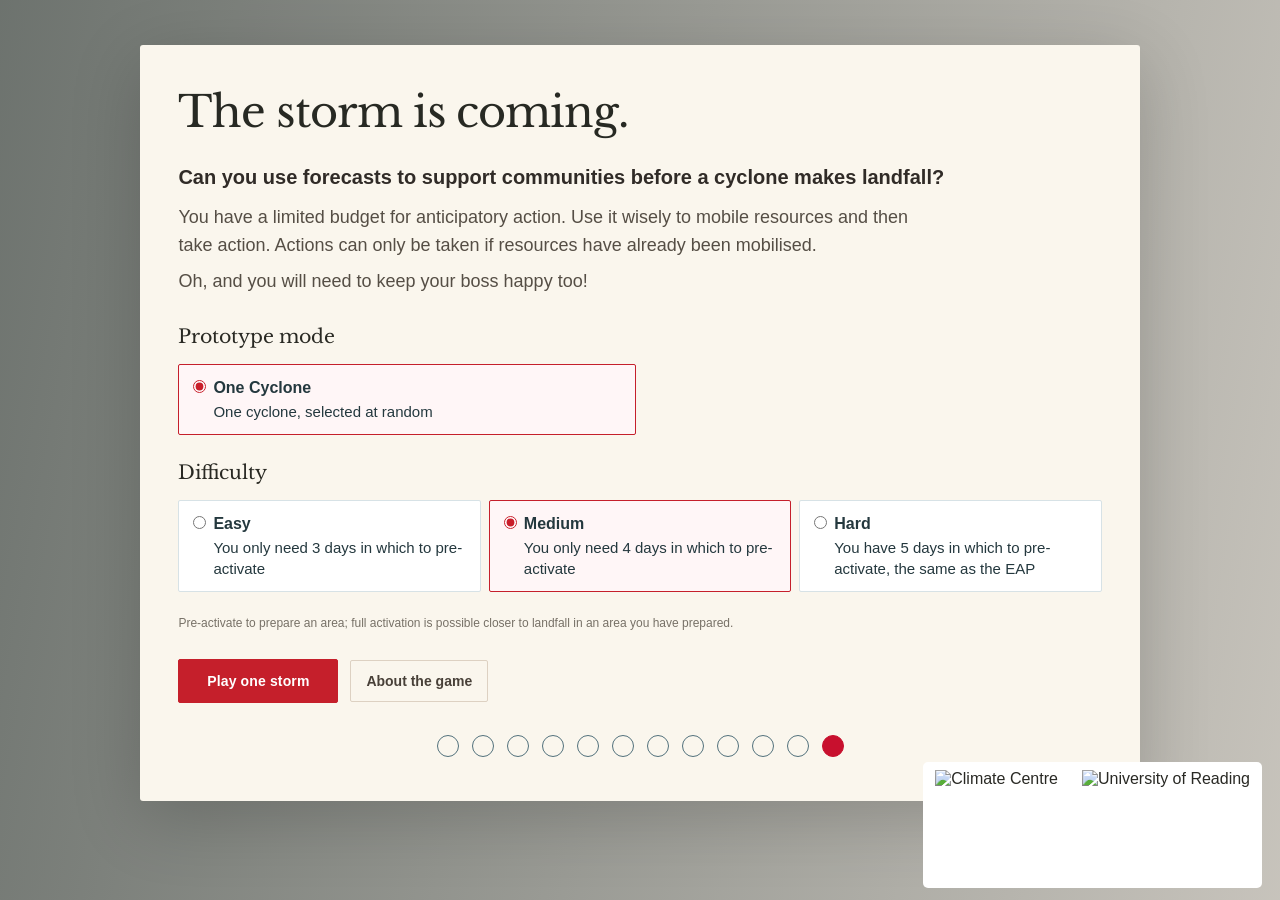
<file: editorial-prototype.html>
<!doctype html>
<html lang="en">
<head>
<meta charset="utf-8"><meta name="viewport" content="width=device-width,initial-scale=1">
<title>Cyclone Game — editorial design prototype</title>
<style>
html,body{margin:0;width:100%;height:100%;overflow:hidden;background:#f5f0e7}
iframe{border:0;width:100%;height:100%;display:block}
</style>
</head>
<body>
<iframe id="game" src="./index.html" title="One-storm Cyclone Game visual prototype"></iframe>
<script>
(function(){
const frame=document.getElementById('game');
frame.addEventListener('load',()=>{
 const doc=frame.contentDocument;
 if(!doc)return;
 const css=`
@import url('https://fonts.googleapis.com/css2?family=DM+Sans:wght@400;500;600;700&family=Libre+Baskerville:wght@400;700&display=swap');
:root{font-family:'DM Sans',Arial,sans-serif!important;color:#292924!important;background:#f6f1e8!important}
body{background:#f6f1e8!important;color:#292924!important}
header{background:#fcfaf6!important;color:#272723!important;border-bottom:1px solid #ddd6ca!important;padding:15px max(22px,calc((100vw - 1350px)/2))!important;position:relative}
header:before{content:'';display:block;width:25px;height:25px;flex:none;background:linear-gradient(to right,transparent 0 35%,#d8202b 35% 65%,transparent 65% 100%),linear-gradient(to bottom,transparent 0 35%,#d8202b 35% 65%,transparent 65% 100%);margin-right:5px}
header h1{font-family:'Libre Baskerville',Georgia,serif!important;color:#292924!important;font-size:clamp(19px,2vw,27px)!important;line-height:1.2}
header small{color:#82796e!important;font-size:12px!important}
main{max-width:1350px!important;padding:26px 22px 55px!important}
.stats{grid-template-columns:repeat(4,minmax(0,1fr))!important;gap:0!important;background:#eee7da!important;border:1px solid #ded5c6!important;margin-bottom:26px!important}
.stat{border:0!important;border-right:1px solid #d9cebf!important;border-radius:0!important;background:transparent!important;padding:15px 21px!important}
.stat:last-child{border-right:0!important}
.stat .k{color:#796e62!important;font-size:11px!important;letter-spacing:.07em!important;text-transform:uppercase!important;font-weight:700}
.stat .v{font-family:'Libre Baskerville',Georgia,serif!important;font-size:23px!important;color:#262520!important;font-weight:400!important;padding-top:4px}
.layout{grid-template-columns:minmax(0,1.55fr) minmax(310px,.85fr)!important;gap:24px!important;align-items:start}
.panel{border:1px solid #e0d8ca!important;border-radius:3px!important;background:#fffdf8!important;padding:21px!important;margin-bottom:20px!important;box-shadow:0 4px 15px rgba(68,52,33,.025)!important}
.layout>section>.panel:first-child{background:#fffdf8!important}
h2,h3{font-family:'Libre Baskerville',Georgia,serif!important;font-weight:400!important;line-height:1.35!important;color:#292923!important}
h2{font-size:clamp(21px,2.1vw,29px)!important}h3{font-size:19px!important}
#stormtitle{font-size:clamp(24px,2.7vw,35px)!important;line-height:1.2!important;margin-bottom:16px!important}
#map{background:#e1eae7!important;border-radius:2px!important;min-height:320px}
.pill{background:#f1e9db!important;color:#625d54!important;font-size:12px!important;border-radius:2px!important;padding:6px 10px!important;font-weight:600}
.wind-legend{color:#6c675e!important;font-size:11px!important;gap:7px 11px!important}
.subtle{color:#777167!important;font-size:12px!important;line-height:1.55!important}
#brief{background:#f2efe8!important;border:0!important;border-left:3px solid #d7242d!important;border-radius:0!important;padding:18px 20px!important;color:#302d27!important;font-size:16px!important}
#brief:before{content:'LATEST FORECAST BRIEFING';display:block;font-size:10px;letter-spacing:.13em;font-weight:700;color:#a23336;margin-bottom:9px}
.actions{gap:10px!important}
.action{background:#faf8f3!important;color:#2d2926!important;border:1px solid #d8d0c3!important;border-radius:2px!important;padding:16px!important;text-align:left!important;transition:background .2s,border .2s}
.action strong{font-size:16px!important;font-weight:700!important}
.action:hover:not(:disabled){background:#f2e9de!important;border-color:#b7a99a!important}
.action.selected{background:#f9eee9!important;border:2px solid #bb3139!important;padding:15px!important}
.wh{gap:8px!important}.wh label{background:#f8f5ef!important;border:1px solid #e4dccf!important;border-radius:2px!important;padding:12px!important}
.wh label:has(input:checked){border-color:#b85e5e!important;background:#fcf0ec!important}
input{accent-color:#c91e2a!important}
.btn{background:#c51f2b!important;color:#fff!important;border-radius:2px!important;padding:13px 20px!important;letter-spacing:.01em!important}
.btn.alt{background:#ebe4d8!important;color:#39352f!important}
.btn:hover:not(:disabled){filter:brightness(.95)}
#progressbar{background:#c51f2b!important}
.storm-review{background:#fffdf8!important;border-color:#e2d8c9!important;border-radius:3px!important}
.review-bubble{border-radius:3px!important}
.review-bubble.scientist{background:#eaf0ec!important;border-color:#cddbd2!important;color:#354940!important}
.review-bubble.boss{background:#f7efe1!important;border-color:#e1d4c0!important;color:#59472e!important}
#start-screen{background:linear-gradient(100deg,rgba(29,41,39,.63),rgba(32,33,30,.22)),url('https://upload.wikimedia.org/wikipedia/commons/d/df/Tropical_Cyclone_Bingiza_%285446376180%29.jpg') center/cover no-repeat!important}
#start-screen .intro{background:#faf6ed!important;backdrop-filter:none!important;border:0!important;border-radius:3px!important;box-shadow:0 18px 70px rgba(0,0,0,.19)!important}
#start-screen h2{font-family:'Libre Baskerville',Georgia,serif!important;color:#272923!important;font-size:clamp(27px,4vw,43px)!important}
#start-screen p[data-front-key=front_intro]{color:#302b27!important}
#start-screen p[data-front-key=front_explainer]{color:#554e45!important}
#start-screen label{border-radius:2px!important}
#start-screen label:has(input:checked){border-color:#c51f2b!important;box-shadow:none!important}
#start-screen #start-game{background:#c51f2b!important;color:white!important;border:1px solid #c51f2b!important}
#start-screen .about-link{border-radius:2px!important;border-color:#ddd1c2!important;color:#484038!important;background:transparent!important}
#start-screen .image-credit{color:#796f63!important}
#prototype-tag{font-size:10px;letter-spacing:.14em;text-transform:uppercase;color:#b02b32;font-weight:700;margin:0 0 8px}
@media(max-width:850px){main{padding:16px!important}.layout{grid-template-columns:1fr!important}.stats{grid-template-columns:repeat(2,minmax(0,1fr))!important}.stat:nth-child(2){border-right:0!important}.stat:nth-child(-n+2){border-bottom:1px solid #d9cebf!important}header{padding:13px 16px!important}.panel{padding:15px!important}#map{min-height:220px}}
@media(max-width:520px){header:before{display:none}.stats{margin-bottom:15px!important}.stat{padding:12px!important}.stat .v{font-size:19px!important}#start-screen .choice-grid{grid-template-columns:1fr 1fr!important}}
`;
 const style=doc.createElement('style');style.textContent=css;doc.head.appendChild(style);
 const logo=doc.createElement('div');logo.id='prototype-tag';logo.textContent='VISUAL DESIGN PROTOTYPE · ONE STORM';
 const main=doc.querySelector('main');if(main)main.prepend(logo);
 const one=doc.querySelector('input[name="game-length"][value="single"]');
 if(one){one.checked=true;one.dispatchEvent(new Event('change',{bubbles:true}));}
 const season=doc.querySelector('input[name="game-length"][value="season"]');
 if(season && season.closest('label'))season.closest('label').style.display='none';
 const gameLengthHeading=doc.querySelector('[data-front-key="game_length_heading"]');
 if(gameLengthHeading)gameLengthHeading.textContent='Prototype mode';
 const title=doc.querySelector('#start-screen h2');
 if(title)title.textContent='The storm is coming.';
 const btn=doc.getElementById('start-game');
 if(btn)btn.textContent='Play one storm';
 const restart=doc.getElementById('restart');
 if(restart)restart.textContent='Start again';
 });
})();
</script>
</body>
</html>
</file>
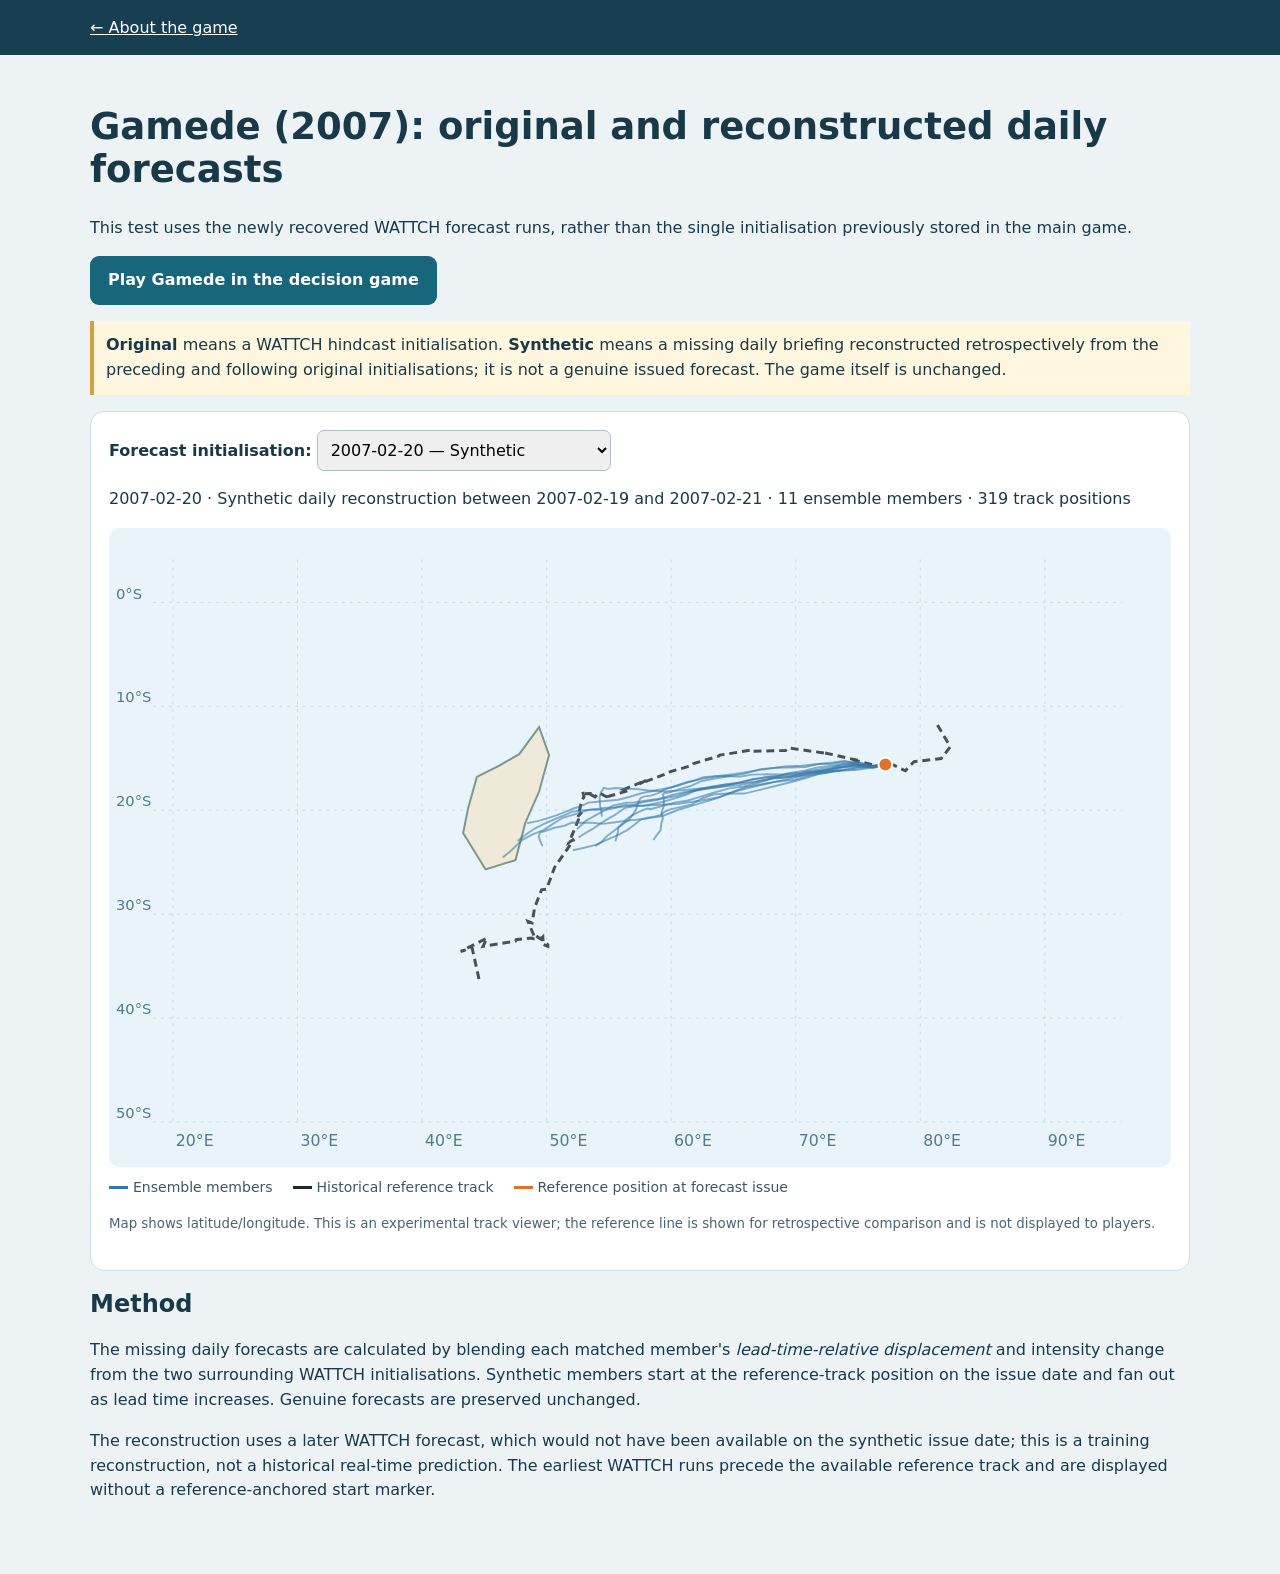
<file: gamede-experiment.html>
<!doctype html>
<html lang="en"><meta charset="utf-8"><meta name="viewport" content="width=device-width,initial-scale=1">
<title>Gamede (2007) — WATTCH daily forecast comparison</title>
<style>
:root{font:16px system-ui,sans-serif;color:#193948;background:#edf3f4}
body{margin:0}header{background:#173e51;color:white;padding:18px max(20px,calc((100vw - 1100px)/2))}
header a{color:white}main{max-width:1100px;padding:25px 16px 55px;margin:auto}
h1{font-size:clamp(25px,4vw,37px)}p{line-height:1.55}.box{background:white;border:1px solid #cddde4;border-radius:14px;padding:18px;margin:16px 0}
.notice{background:#fff6df;border-left:4px solid #d4a13c;padding:12px}
select{font:inherit;padding:9px;border:1px solid #aebfc7;border-radius:7px;max-width:100%}
svg{width:100%;height:auto;display:block;background:#e9f4fa;border-radius:10px}
.legend{display:flex;gap:20px;flex-wrap:wrap;margin:12px 0;color:#395966;font-size:14px}
.chip{display:inline-block;width:19px;height:3px;vertical-align:middle;margin-right:5px}
small{color:#486575}
</style>
<header><a href="./about.html">← About the game</a></header>
<main><h1>Gamede (2007): original and reconstructed daily forecasts</h1>
<p>This test uses the newly recovered WATTCH forecast runs, rather than the single initialisation previously stored in the main game.</p><p><a href="./gamede-play.html" style="display:inline-block;padding:12px 18px;background:#17667b;color:white;text-decoration:none;border-radius:9px;font-weight:650">Play Gamede in the decision game</a></p>
<p class="notice"><strong>Original</strong> means a WATTCH hindcast initialisation. <strong>Synthetic</strong> means a missing daily briefing reconstructed retrospectively from the preceding and following original initialisations; it is not a genuine issued forecast. The game itself is unchanged.</p>
<div class="box">
<label for="issue"><strong>Forecast initialisation:</strong></label> <select id="issue"></select>
<p id="details" aria-live="polite"></p>
<svg id="chart" viewBox="0 0 1080 650" role="img" aria-label="WATTCH ensemble cyclone tracks around Madagascar"></svg>
<div class="legend"><span><i class="chip" style="background:#3378a8"></i>Ensemble members</span><span><i class="chip" style="background:#20282f"></i>Historical reference track</span><span><i class="chip" style="background:#df722a"></i>Reference position at forecast issue</span></div>
<p><small>Map shows latitude/longitude. This is an experimental track viewer; the reference line is shown for retrospective comparison and is not displayed to players.</small></p>
</div>
<h2>Method</h2><p>The missing daily forecasts are calculated by blending each matched member's <em>lead-time-relative displacement</em> and intensity change from the two surrounding WATTCH initialisations. Synthetic members start at the reference-track position on the issue date and fan out as lead time increases. Genuine forecasts are preserved unchanged.</p>
<p>The reconstruction uses a later WATTCH forecast, which would not have been available on the synthetic issue date; this is a training reconstruction, not a historical real-time prediction. The earliest WATTCH runs precede the available reference track and are displayed without a reference-anchored start marker.</p>
</main>
<script>
const svg=document.querySelector("#chart"),select=document.querySelector("#issue"),details=document.querySelector("#details");
const lonScale=lon=>65+(lon-20)/75*950,latScale=lat=>44+(-lat+3)/53*560;
const ns="http://www.w3.org/2000/svg";
const el=(tag,attrs)=>{const e=document.createElementNS(ns,tag);for(const [k,v] of Object.entries(attrs))e.setAttribute(k,v);return e;};
const line=(pts,color,width,opacity,dash)=>{if(pts.length<2)return;const d=pts.map((p,i)=>(i?"L":"M")+lonScale(p[2]).toFixed(1)+" "+latScale(p[1]).toFixed(1)).join(" ");svg.appendChild(el("path",{d,fill:"none",stroke:color,"stroke-width":width,"stroke-opacity":opacity,...(dash?{"stroke-dasharray":dash}:{})}));};
function draw(f,data){
 svg.replaceChildren();
 for(let lon=20;lon<=95;lon+=10){svg.appendChild(el("line",{x1:lonScale(lon),y1:32,x2:lonScale(lon),y2:605,stroke:"#c4dce7","stroke-dasharray":"3 5"}));const t=el("text",{x:lonScale(lon)+3,y:628,fill:"#567887","font-size":16});t.textContent=lon+"°E";svg.appendChild(t);}
 for(let lat=-50;lat<=0;lat+=10){svg.appendChild(el("line",{x1:45,y1:latScale(lat),x2:1030,y2:latScale(lat),stroke:"#c4dce7","stroke-dasharray":"3 5"}));const t=el("text",{x:7,y:latScale(lat)-4,fill:"#567887","font-size":15});t.textContent=Math.abs(lat)+"°S";svg.appendChild(t);}
 const coast=[[49.4,-12.0],[50.2,-14.7],[49.9,-16.0],[49.4,-18.2],[48.3,-21.2],[47.5,-24.8],[45.1,-25.7],[43.3,-22.2],[43.7,-19.8],[44.4,-16.8],[46.2,-15.7],[47.8,-14.6]];
 svg.appendChild(el("polygon",{points:coast.map(p=>lonScale(p[0])+","+latScale(p[1])).join(" "),fill:"#eee9d8",stroke:"#7c968e","stroke-width":2}));
 if(data.reference_track)line(data.reference_track,"#20282f",3,0.8,"8 5");
 const issueTs=Date.parse(f.issue_date+"T00:00:00Z"),maxTs=issueTs+7*86400000;for(const m of f.members)line(m.points.filter(p=>{const t=Date.parse(p[0].replace(" ","T")+"Z");return t>=issueTs&&t<=maxTs;}),"#3378a8",2,0.56);
 if(f.reference_start){const c=el("circle",{cx:lonScale(f.reference_start[1]),cy:latScale(f.reference_start[0]),r:7,fill:"#df722a",stroke:"#fff","stroke-width":2});svg.appendChild(c);}
 let count=f.members.length,pts=f.members.reduce((n,m)=>n+m.points.length,0);
 details.textContent=f.issue_date+" · "+(f.type==="original"?"Original WATTCH forecast":"Synthetic daily reconstruction between "+f.bracketing_initializations.join(" and "))+" · "+count+" ensemble members · "+pts+" track positions";
}
fetch("./data/gamede-daily-forecasts.json").then(r=>{if(!r.ok)throw Error("Could not load Gamede data");return r.json();}).then(data=>{
 data.forecasts.forEach((f,i)=>select.add(new Option(f.issue_date+" — "+(f.type==="original"?"Original WATTCH":"Synthetic"),i)));
 select.value=String(data.forecasts.findIndex(f=>f.issue_date==="2007-02-20"));
 const render=()=>draw(data.forecasts[+select.value||0],data);select.addEventListener("change",render);render();
}).catch(e=>{details.textContent="Unable to load forecast data: "+e.message;});
</script></html>
</file>
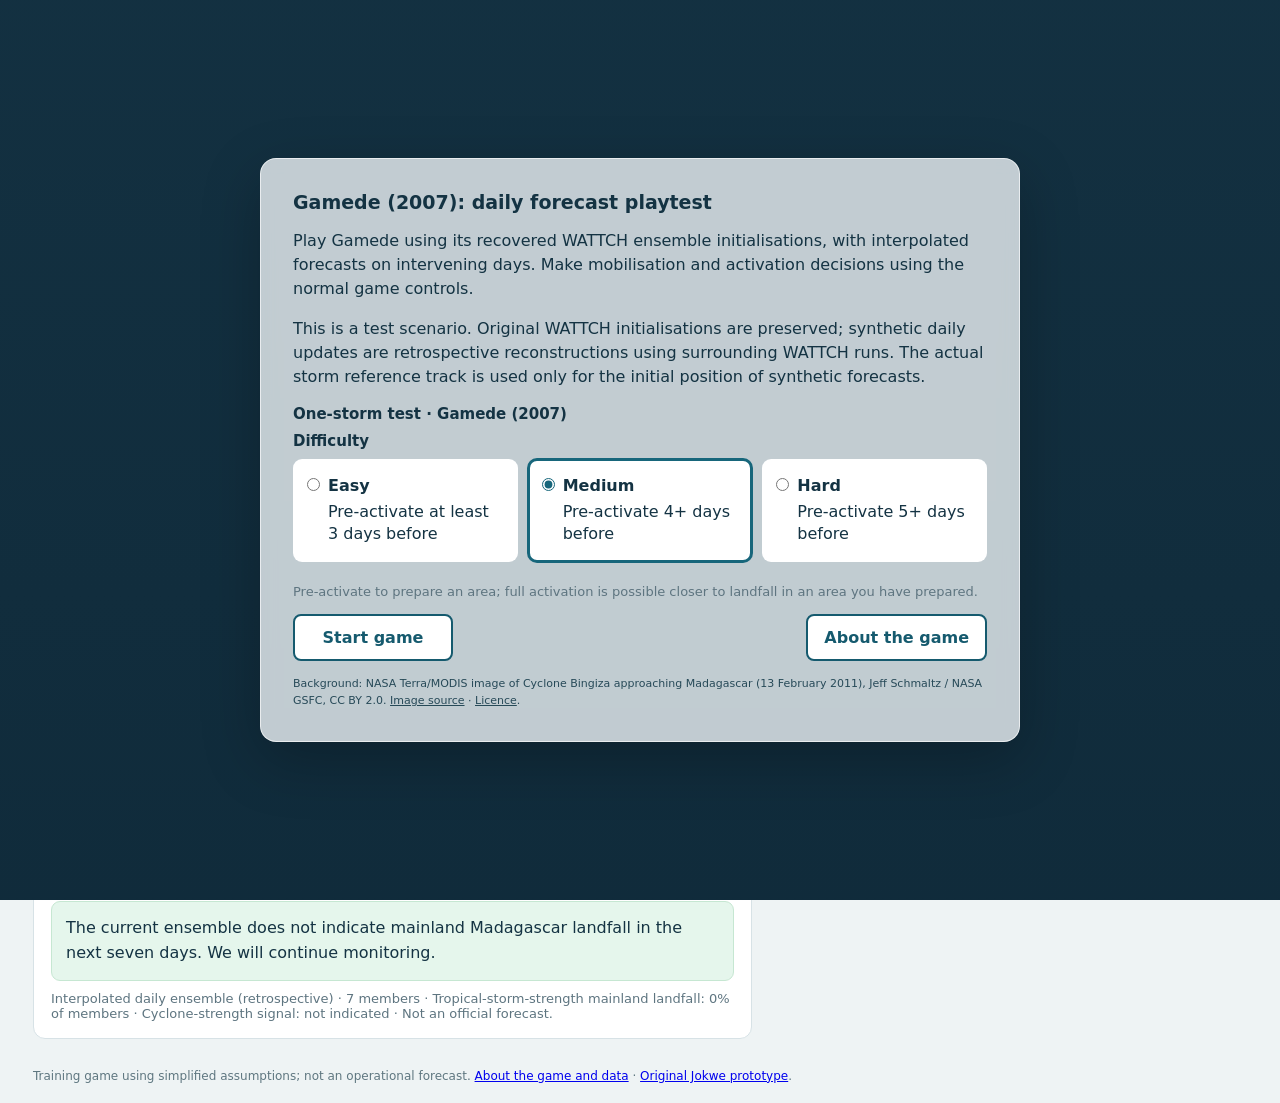
<file: gamede-play.html>
<!doctype html>
<html lang="en">
<head>
<meta charset="utf-8"><meta name="viewport" content="width=device-width,initial-scale=1">
<title>Gamede 2007 · Playable daily forecast test</title>
<style>
:root{font-family:system-ui,-apple-system,Segoe UI,Arial,sans-serif;color:#143343;background:#eef3f4}
*{box-sizing:border-box}[hidden]{display:none!important}body{margin:0}button,input{font:inherit}
header{background:#173e51;color:white;padding:18px max(18px,calc((100vw - 1250px)/2));display:flex;justify-content:space-between;gap:20px;align-items:center}
header h1{font-size:24px;margin:0 0 4px}header small{color:#d3e8ef}
main{max-width:1250px;margin:auto;padding:18px}
.stats{display:grid;grid-template-columns:repeat(4,minmax(0,1fr));gap:12px;margin-bottom:16px}
.stat{background:white;padding:15px;border:1px solid #d7e2e6;border-radius:10px}.stat .v{font-weight:750;font-size:23px}.stat .k{color:#59717c;font-size:13px}
.layout{display:grid;grid-template-columns:minmax(0,1.5fr) minmax(300px,1fr);gap:16px}
.panel{background:white;border:1px solid #d7e2e6;border-radius:12px;padding:17px;margin-bottom:16px}
h2{font-size:19px;margin:0 0 10px}h3{font-size:15px;margin:0 0 9px}
.subtle{color:#5e7580;font-size:13px}.pill{font-size:12px;border-radius:20px;background:#e7f3f6;padding:5px 9px;display:inline-block}
#map{width:100%;height:auto;display:block;border-radius:7px;background:#dfeef7}
#brief{font-size:16px;line-height:1.55;background:#e5f6ec;border:1px solid #c6e7d2;padding:14px;border-radius:9px;margin:10px 0}
.actions{display:grid;gap:9px}.action{width:100%;padding:12px;background:#f5f8f9;border:1px solid #cbd9df;border-radius:9px;text-align:left;cursor:pointer}.action.selected{border:2px solid #277d91;background:#e7f6f8;padding:11px}.action:disabled{opacity:.45;cursor:not-allowed}
.wh{display:grid;grid-template-columns:1fr 1fr;gap:7px;margin:12px 0}.wh label{padding:8px;border:1px solid #dee6e8;border-radius:7px;font-size:14px;cursor:pointer;display:flex;align-items:center;gap:5px}.wh label.disabled{opacity:.42}.wh input{accent-color:#277d91}
.btn{border:0;border-radius:8px;background:#17667b;color:white;padding:12px 16px;font-weight:650;cursor:pointer}.btn.alt{background:#e9f1f4;color:#1e5868}.btn:disabled{opacity:.4;cursor:not-allowed}
.wind-legend{display:flex;align-items:center;flex-wrap:wrap;gap:7px 13px;margin-top:12px;font-size:12px;color:#445e68}.wind-legend .legend-entry{display:inline-flex;align-items:center;gap:5px}.wind-legend .wind-dot{display:inline-block;width:12px;height:12px;border-radius:50%;border:1px solid #224650;flex:none}.wind-legend .line-sample{display:inline-block;width:20px;border-top:3px solid #416b89;flex:none}.wind-legend .line-sample.median{border-top:3px dashed #c74c44}.status-line{margin:7px 0;line-height:1.45}
#message{min-height:22px;font-weight:650;color:#356976;margin:9px 0}
details{margin-top:10px;color:#526b77;font-size:13px}details summary{cursor:pointer}
.progress{height:7px;background:#d7e4e7;border-radius:10px;overflow:hidden;margin-top:8px}.progress span{display:block;height:100%;background:#4ca0b2}
footer{margin-top:12px;color:#5f7780;font-size:12px;line-height:1.5}
@media(max-width:800px){.layout{grid-template-columns:1fr}.stats{grid-template-columns:1fr 1fr}header{padding:15px}header h1{font-size:19px}}
#start-screen{position:fixed;inset:0;z-index:50;display:grid;place-items:center;padding:22px;overflow:auto;background:linear-gradient(rgba(5,24,37,.30),rgba(5,24,37,.45)),url("https://upload.wikimedia.org/wikipedia/commons/d/df/Tropical_Cyclone_Bingiza_%285446376180%29.jpg") center center/cover no-repeat #193b4d}
#start-screen .intro{width:min(100%,760px);background:rgba(244,249,251,.78);border:1px solid rgba(255,255,255,.65);border-radius:16px;padding:clamp(18px,4vw,32px);box-shadow:0 18px 60px rgba(0,0,0,.24);backdrop-filter:blur(9px);-webkit-backdrop-filter:blur(9px)}
#start-screen .choice-grid{display:grid;grid-template-columns:repeat(2,minmax(0,1fr));gap:10px;margin:9px 0 20px}
#start-screen .choice-grid.difficulty-grid{grid-template-columns:repeat(3,minmax(0,1fr))}
#start-screen label{display:flex;align-items:flex-start;gap:8px;padding:14px 12px;border:2px solid transparent;border-radius:9px;margin:0;cursor:pointer;background:#fff;line-height:1.4;min-width:0}
#start-screen label:has(input:checked){border-color:#17667b;box-shadow:0 0 0 1px #17667b}
#start-screen label input{margin:3px 0 0;accent-color:#17667b;flex:none}
#start-screen label strong{display:block;margin-bottom:4px}
#start-screen p{line-height:1.5}
#start-screen .image-credit{font-size:11px;margin:15px 0 0;color:#274a58}
#start-screen .image-credit a{color:inherit}
#start-screen #start-game{background:#fff;color:#155a6e;border:2px solid #155a6e}
#start-screen .start-actions{display:flex;gap:12px;align-items:center;justify-content:space-between;flex-wrap:wrap}
#start-screen .start-actions .btn{min-width:160px;text-align:center}
#start-screen .about-link{display:inline-block;text-decoration:none;background:#fff;color:#155a6e;border:2px solid #155a6e;border-radius:8px;padding:12px 16px;font-weight:650}
#start-screen .about-link:hover{background:#e6f5f9}
@media(max-width:520px){#start-screen{padding:10px;place-items:start center}#start-screen .intro{padding:17px}#start-screen label{font-size:12px;padding:10px 7px;gap:5px}#start-screen .choice-grid{gap:6px}#start-screen h2{font-size:19px}}

/* Compact storm debrief: facts and decisions first, then two distinct voices. */
.storm-review{background:#f8fbfc;border:1px solid #d7e2e6;border-radius:14px;padding:clamp(16px,3vw,25px);margin:16px 0 20px}
.storm-review h3{font-size:21px;color:#173e51;margin:0 0 15px}
.review-facts{display:grid;gap:8px;margin-bottom:23px;line-height:1.55;font-size:16px}
.review-facts p{margin:0}
.review-voices{display:grid;grid-template-columns:repeat(2,minmax(0,1fr));gap:20px;margin-bottom:14px}
.review-bubble{position:relative;border-radius:20px;padding:23px 24px 27px;min-width:0;border:1px solid}
.review-bubble::after{content:"";position:absolute;bottom:-11px;left:30px;width:20px;height:20px;transform:rotate(45deg);border-right:1px solid;border-bottom:1px solid;background:inherit}
.review-bubble.scientist{background:#e8f3f9;border-color:#bbd9e7;color:#183f54}
.review-bubble.scientist::after{border-color:#bbd9e7}
.review-bubble.boss{background:#fff2d9;border-color:#e9d6a9;color:#5a3b1d}
.review-bubble.boss::after{border-color:#e9d6a9;left:auto;right:30px}
.review-bubble h4{font-size:17px;margin:0 0 12px}
.review-bubble p{font-size:16px;line-height:1.55;margin:0}
.review-details{font-size:13px;color:#526b77;margin-top:22px}
.review-details p{margin:9px 0;line-height:1.5}
@media(max-width:700px){.review-voices{grid-template-columns:1fr;gap:24px}.review-bubble{padding:18px 19px 23px}.review-bubble.boss::after{right:auto;left:30px}.review-facts{font-size:15px}}
</style>
</head>
<body>
<header><div><h1 >Gamede · Forecast Playtest</h1><small >Playable forecast reconstruction · Original and synthetic WATTCH briefings</small></div><button class="btn alt" id="restart" data-front-key="new_game_button">New game</button></header>
<section id="start-screen"><div class="intro"><h2 >Gamede (2007): daily forecast playtest</h2><p >Play Gamede using its recovered WATTCH ensemble initialisations, with interpolated forecasts on intervening days. Make mobilisation and activation decisions using the normal game controls.</p><p >This is a test scenario. Original WATTCH initialisations are preserved; synthetic daily updates are retrospective reconstructions using surrounding WATTCH runs. The actual storm reference track is used only for the initial position of synthetic forecasts.</p><h3>One-storm test · Gamede (2007)</h3><div class="choice-grid" role="group" aria-label="Game length" style="display:none"><label><input type="radio" name="game-length" value="single" checked><span><strong data-front-key="single_title">Play one storm</strong><span data-front-key="single_description">Follow one cyclone through to its historical reveal</span></span></label><label><input type="radio" name="game-length" value="season"><span><strong data-front-key="season_title">Play a whole season</strong><span data-front-key="season_description">Manage several cyclones with one shared budget, without knowing how many are coming</span></span></label></div><h3 data-front-key="difficulty_heading">Difficulty</h3><div class="choice-grid difficulty-grid" role="group" aria-label="Difficulty"><label><input type="radio" name="difficulty" value="3"><span><strong data-front-key="easy_title">Easy</strong><span data-front-key="easy_description">Pre-activate at least 3 days before</span></span></label><label><input type="radio" name="difficulty" value="4" checked><span><strong data-front-key="medium_title">Medium</strong><span data-front-key="medium_description">Pre-activate 4+ days before</span></span></label><label><input type="radio" name="difficulty" value="5"><span><strong data-front-key="hard_title">Hard</strong><span data-front-key="hard_description">Pre-activate 5+ days before</span></span></label></div><p class="subtle" data-front-key="front_rules">Pre-activate to prepare an area; full activation is possible closer to landfall in an area you have prepared.</p><div class="start-actions"><button type="button" class="btn" id="start-game" data-front-key="start_button">Start game</button><a class="about-link" href="./about.html" data-front-key="about_button">About the game</a></div><p class="image-credit"><span data-front-key="image_credit">Background: NASA Terra/MODIS image of Cyclone Bingiza approaching Madagascar (13 February 2011), Jeff Schmaltz / NASA GSFC, CC BY 2.0.</span> <a href="https://earthobservatory.nasa.gov/images/49250/tropical-cyclone-bingiza" target="_blank" rel="noopener noreferrer" data-front-key="image_source_link_text">Image source</a> · <a href="https://creativecommons.org/licenses/by/2.0/" target="_blank" rel="noopener noreferrer" data-front-key="image_licence_link_text">Licence</a>.</p></div></section><main>
<div class="stats">
<div class="stat"><div class="k">Season progress</div><div class="v" id="seasonstat">—</div></div>
<div class="stat"><div class="k">Remaining budget</div><div class="v" id="budgetstat">—</div></div>
<div class="stat"><div class="k">People reached</div><div class="v" id="peoplestat">0</div></div>
<div class="stat"><div class="k">Boss's happiness</div><div class="v" id="bossstat">—</div></div>
</div>
<section id="season-summary" class="panel" hidden aria-live="polite"></section>
<div class="layout">
<section>
<div class="panel">
<div style="display:flex;align-items:center;justify-content:space-between;gap:8px;flex-wrap:wrap"><h2 id="stormtitle">Loading…</h2><span class="pill" id="datepill">Forecast briefing</span></div>
<div id="map" role="img" aria-label="Map of Madagascar with forecast tracks and warehouse locations"></div>
<div class="wind-legend" aria-label="Forecast map key"><span class="legend-entry"><span class="wind-dot" style="background:#61b7db"></span>&lt;63 km/h</span><span class="legend-entry"><span class="wind-dot" style="background:#36b99b"></span>63–88 km/h</span><span class="legend-entry"><span class="wind-dot" style="background:#ebca55"></span>89–117 km/h</span><span class="legend-entry"><span class="wind-dot" style="background:#f39a4b"></span>118–165 km/h</span><span class="legend-entry"><span class="wind-dot" style="background:#cf4b4b"></span>≥166 km/h</span></div><div class="wind-legend"><span class="legend-entry"><span class="line-sample" style="border-top:3px solid #36b99b"></span>Individual tracks: intensity colours</span><span class="legend-entry"><span class="line-sample median"></span>Median track</span><span>Coloured track segments and dots show forecast wind intensity, not observed intensity</span></div><div class="subtle" style="margin-top:7px">Warehouses: red = not mobilised; green = mobilised; dark green = fully activated. Winds are approximate 10 m model winds; averaging period unverified.</div>

</div>
<div class="panel"><h3>Met Service · WhatsApp update</h3><div id="brief"></div><div class="subtle" id="forecastsource"></div></div>
</section>
<aside>
<div class="panel"><h2>Your decision</h2><div class="subtle" id="leadtime"></div>
<div class="actions" id="actions">
<button type="button" data-action="monitor" class="action">👀 <strong>Keep monitoring</strong><div class="subtle">CHF 0 · Wait for the next forecast</div></button>
<button type="button" data-action="preposition" class="action">📦 <strong>Mobilise</strong><div class="subtle">CHF 20,000 per area · Prepare within 7 days, before your difficulty deadline</div></button>
<button type="button" data-action="distribute" class="action">🤝 <strong>Full activation</strong><div class="subtle">CHF 8,000 per area · Requires mobilisation · 3- and 2-day briefings only</div></button>
</div>
<div id="warehouses" class="wh"></div><div id="cost" class="subtle">Select an action above.</div>
<div id="message" aria-live="polite"></div>
<button id="confirm" class="btn" disabled>Confirm decision</button>
<button id="advance" class="btn alt" style="display:none">Next forecast →</button>
<button id="nextstorm" class="btn alt" style="display:none">Next storm →</button>
</div>
<div class="panel"><h3>Current status</h3><div id="stockstat" aria-live="polite"></div><div class="progress"><span id="progressbar" style="width:0%"></span></div></div>
</aside>
</div>
<footer>Training game using simplified assumptions; not an operational forecast. <a href="./about.html">About the game and data</a> · <a href="./jokwe.html">Original Jokwe prototype</a>.</footer>
</main>
<script>

// Optional read-only front-page copy from Google Sheets (only the published "Front page" tab).
// Until that tab is individually published, the existing HTML copy remains as the fallback.
async function loadEditableFrontPageCopy(){
 const spreadsheet="1kEIwFSZOG8nxThiheJkO-Tgtqn97HmlrawF9-gbB9FQ";
 const sheetGid="20261106";
 const url="https://docs.google.com/spreadsheets/d/"+spreadsheet+"/gviz/tq?gid="+sheetGid+"&range=A1%3AB25&tqx=out%3Ajson&headers=1&_="+Date.now();
 try{
  const response=await fetch(url,{cache:"no-store"});
  if(!response.ok) return;
  const raw=await response.text();
  const start=raw.indexOf("google.visualization.Query.setResponse(");
  if(start<0)return;
  const jsonStart=start+"google.visualization.Query.setResponse(".length;
  const jsonEnd=raw.lastIndexOf(");");
  if(jsonEnd<jsonStart)return;
  const data=JSON.parse(raw.slice(jsonStart,jsonEnd));
  if(data.status!=="ok"||!data.table?.rows)return;
  const values=new Map();
  for(const row of data.table.rows){
   const key=row.c?.[0]?.v,value=row.c?.[1]?.v;
   if(typeof key==="string"&&typeof value==="string"&&value.trim())values.set(key,value);
  }
  document.querySelectorAll("[data-front-key]").forEach(el=>{
   const value=values.get(el.dataset.frontKey);
   if(value!==undefined)el.textContent=value;
  });
 }catch(error){
  // Keep safe checked-in fallback copy; Google Sheets may be private or unavailable.
  console.info("Using built-in front-page copy.",error);
 }
}
loadEditableFrontPageCopy();

(async()=>{
"use strict";
// Game logic and scenario library are maintained independently.
// Both files are loaded before any game state is initialized.
let catalogue, historical, verifiedImpacts, feedbackLibrary, gamedeDaily;
try {
  const [scenariosResponse, historicalResponse, impactsResponse, feedbackResponse, gamedeResponse] = await Promise.all([
    fetch("./data/scenarios.json"), fetch("./data/historical.json"),
    fetch("./data/verified_impacts.json",{cache:"no-store"}), fetch("./data/feedback.json",{cache:"no-store"}), fetch("./data/gamede-daily-forecasts.json",{cache:"no-store"})
  ]);
  if (!scenariosResponse.ok || !historicalResponse.ok || !impactsResponse.ok || !feedbackResponse.ok || !gamedeResponse.ok) throw new Error("Could not load the scenario library.");
  [catalogue, historical, verifiedImpacts, feedbackLibrary, gamedeDaily] = await Promise.all([
    scenariosResponse.json(), historicalResponse.json(), impactsResponse.json(), feedbackResponse.json(), gamedeResponse.json()
  ]);
} catch (error) {
  const panel = document.querySelector("#start-screen .intro");
  if (panel) panel.insertAdjacentHTML("beforeend", '<p role="alert" style="color:#9b2525;font-weight:700">The scenario library could not be loaded. Please refresh the page. If you opened this as a local file, use a local web server instead.</p>');
  document.getElementById("start-game").disabled = true;
  console.error("Cyclone Game data loading failed:", error);
  return;
}
// Optional live read of the two independently publishable feedback tabs.
// The fallback JSON remains available for private/unpublished sheets or offline play.
let feedbackSourceLabel="Saved GitHub JSON", impactSourceLabel="Saved GitHub JSON";
async function readPublishedSheet(spreadsheetId,gid,lastColumn,minRows,maxRow=30){
 const base="https://docs.google.com/spreadsheets/d/"+spreadsheetId+"/gviz/tq";
 const qs="?gid="+gid+"&range=A1%3A"+lastColumn+maxRow+"&tqx=out%3Ajson&headers=1&_="+Date.now();
 const controller=new AbortController(),timeout=setTimeout(()=>controller.abort(),6500);
 try{
  const response=await fetch(base+qs,{cache:"no-store",signal:controller.signal});
  if(!response.ok)throw Error("Feedback tab response "+response.status);
  const raw=await response.text(),key="google.visualization.Query.setResponse(",begin=raw.indexOf(key),end=raw.lastIndexOf(");");
  if(begin<0||end<=begin)throw Error("Feedback tab not publicly readable");
  const payload=JSON.parse(raw.slice(begin+key.length,end));
  if(payload.status!=="ok"||!Array.isArray(payload.table?.rows))throw Error("Invalid feedback table");
  const headers=payload.table.cols.map(col=>col.label||"");
  const rows=payload.table.rows.map(row=>{
   const out={};headers.forEach((name,i)=>{if(name)out[name]=String(row.c?.[i]?.v??"");});
   return out;
  }).filter(obj=>Object.values(obj).some(x=>x.trim()));
  if(rows.length<minRows)throw Error("Incomplete live feedback tab");
  return rows;
 }finally{clearTimeout(timeout);}
}
async function refreshLiveFeedback(){
 try{
  const [objective,boss]=await Promise.all([
   readPublishedSheet("1kEIwFSZOG8nxThiheJkO-Tgtqn97HmlrawF9-gbB9FQ","401526903","I",336,345),
   readPublishedSheet("1kEIwFSZOG8nxThiheJkO-Tgtqn97HmlrawF9-gbB9FQ","732145","E",24,30)
  ]);
  if(!objective.every(x=>x.ID&&x.Feedback_O)||!boss.every(x=>x.Boss_ID&&x.Feedback_B))throw Error("Required feedback columns missing");
  feedbackLibrary={objective,boss};
  feedbackSourceLabel="Live Google Sheet";
  console.info("Cyclone Game: using live Google Sheets feedback");
 }catch(error){
  console.info("Cyclone Game: using versioned feedback JSON (sheet tabs not published/reachable)",error);
 }
}
await refreshLiveFeedback();
// The historic-impact Google Sheet can also supply live edits when its
// individual "Madagascar impacts" tab is published. Otherwise JSON is retained.
async function refreshLiveHistoricalImpacts(){
 try{
  const rows=await readPublishedSheet("1gIZZ_wpC0yXadie5wqWFOBNfKdGN8dy6fH8qiOSIiWw","1464705366","N",85,100);
  let updated=0;
  const pending=[];
  for(const r of rows){
   const id=r["WATTCH Event ID"],entry=verifiedImpacts.by_event_id?.[id];
   if(!id||!entry||!r["Storm name"]||r["Storm name"].trim().toUpperCase()!==entry.storm_name?.toUpperCase())continue;
   const props=[
    ["Madagascar landfall date","landfall_date_text"],
    ["Landfall area","landfall_area"],
    ["IBTrACS wind shortly before landfall (km/h)","observed_landfall_wind_kmh"],
    ["Wind averaging period","wind_averaging_period"],
    ["Landfall intensity category","category"],
    ["Madagascar fatalities","fatalities"],
    ["One-sentence Madagascar impact (Wikipedia)","impact_summary"],
    ["Wind / chronology source","wind_source"],
    ["Wikipedia impact source","impact_source"],
    ["Verification notes","verification_notes"],
    ["Cyclone season Wikipedia","season_page"],
    ["Season-page name check","name_check"]
   ];
   const changed={...entry};
   for(const [column,property] of props){
    if(Object.prototype.hasOwnProperty.call(r,column))changed[property]=r[column]||null;
   }
   pending.push([id,changed]);
   updated++;
  }
  if(updated<85)throw Error("Too few matching storm rows in live impact sheet");
  pending.forEach(([id,entry])=>{verifiedImpacts.by_event_id[id]=entry;});
  impactSourceLabel="Live Google Sheet";
  console.info("Cyclone Game: loaded "+updated+" live historical-impact rows");
 }catch(error){
  console.info("Cyclone Game: using checked-in historical impact JSON",error);
 }
}
await refreshLiveHistoricalImpacts();
const ibtracsMatches={"2003_tr0031":"2003313S05079","2003_tr0034":"2003338S09065","2004_tr0009":"2004025S16044","2004_tr0014":"2004061S12072","2004_tr0025":"2004325S06078","2005_tr0009":"2005017S09061","2005_tr0013":"2005026S20040","2006_tr0006":"2006021S11053","2006_tr0014":"2006060S13058","2006_tr0020":"2006094S08087","2006_tr0025":"2006330S06049","2006_tr0027":"2006350S07071","2006_tr0029":"2006364S12058","2007_tr0011":"2007037S19050","2007_tr0012":"2007043S11071","2007_tr0013":"2007050S16079","2007_tr0017":"2007066S12066","2007_tr0018":"2007085S11085","2007_tr0027":"2007322S06075","2007_tr0029":"2007346S12073","2007_tr0033":"2007363S20043","2008_tr0013":"2008023S10050","2008_tr0014":"2008037S10055","2008_tr0010":"2008033S11083","2008_tr0019":"2008062S10064","2008_tr0026":"2008290S05071","2008_tr0029":"2008348S10077","2009_tr0008":"2009017S20043","2009_tr0022":"2009093S12062","2009_tr0027":"2009325S12066","2009_tr0031":"2009346S07086","2010_tr0005":"2010002S09096","2010_tr0006":"2010032S20042","2010_tr0013":"2010046S10058","2010_tr0017":"2010066S19050","2010_tr0025":"2010143S20035","2011_tr0013":"2011038S11062","2011_tr0029":"2012010S24049","2012_tr0006":"2012010S24049","2012_tr0009":"2012018S16041","2012_tr0014":"2012039S14075","2012_tr0016":"2012056S13057","2012_tr0024":"2012285S04077","2012_tr0032":"2012362S08071","2013_tr0014":"2013046S20042","2013_tr0020":"2013093S08074","2013_tr0026":"2013348S10082","2014_tr0006":"2014015S16043","2014_tr0015":"2014048S16039","2014_tr0025":"2014319S06066","2015_tr0003":"2015013S18038","2015_tr0015":"2015064S14052","2015_tr0017":"2015092S18074","2016_tr0007":"2016039S14061","2016_tr0018":"2016195S06076","2017_tr0003":"2017033S14056","2017_tr0005":"2017043S19040","2017_tr0009":"2017061S11063","2017_tr0026":"2017364S12065","2018_tr0013":"2018073S12057","2018_tr0020":"2018111S07055","2019_tr0008":"2019023S21041","2019_tr0013":"2019063S18038","2019_tr0026":"2019336S06055","2020_tr0009":"2020022S17043","2020_tr0013":"2020034S13063","2020_tr0028":"2020332S11091","2020_tr0033":"2020355S11065","2020_tr0034":"2020366S12073","2021_tr0010":"2021012S12086","2021_tr0019":"2021035S11080","2021_tr0025":"2021062S18040","2022_tr0006":"2022020S13060","2022_tr0007":"2022024S09090","2022_tr0009":"2022034S16082","2022_tr0014":"2022042S12063","2022_tr0019":"2022065S16055","2022_tr0025":"2022110S12051","2023_tr0004":"2023013S08081","2023_tr0007":"2023032S12091","2023_tr0009":"2023036S12117","2023_tr0020":"2023364S19035","2024_tr0012":"2024049S17052","2024_tr0015":"2024061S11062","2024_tr0018":"2024082S08054","2024_tr0025":"2024313S06092","2024_tr0027":"2024341S12086"};
const hubs=[{id:"N",name:"Antsiranana",lon:49.29,lat:-12.27},{id:"NE",name:"Sambava",lon:50.17,lat:-14.27},{id:"NW",name:"Mahajanga",lon:46.32,lat:-15.72},{id:"E",name:"Toamasina",lon:49.4,lat:-18.15},{id:"SE",name:"Mananjary",lon:48.33,lat:-21.23},{id:"SW",name:"Toliara",lon:43.67,lat:-23.36}];
const cost={preposition:20000,distribute:8000};
const PRE_WINDOW=7,ACT_WINDOW=3,STRONG_WIND=118,STORM_WIND=63,PRE_TRIGGER_MIN_DAYS=5;
const $=id=>document.getElementById(id);
const date=x=>{const s=String(x).trim().replace(" ","T");return new Date((/^\d{4}-\d{2}-\d{2}$/.test(s)?s+"T00:00:00":s)+"Z");};
const dayMs=86400000, money=x=>"CHF "+Math.round(x).toLocaleString("en-GB");
const clamp=(a,lo,hi)=>Math.max(lo,Math.min(hi,a));
function shuffle(a){a=a.slice();for(let i=a.length-1;i>0;i--){const j=Math.floor(Math.random()*(i+1));[a[i],a[j]]=[a[j],a[i]];}return a;}
function stormCount(){const weights=[[2,10],[3,20],[4,25],[5,20],[6,15],[7,10]];let r=Math.random()*100;for(const [k,p] of weights){r-=p;if(r<0)return k;}return 7;}
function pt(track,t){if(!track||!track.length)return null;const q=t.getTime();let before=null,after=null;for(const p of track){const x=date(p[0]).getTime();if(x<=q&&(!before||x>before.t))before={t:x,p};if(x>=q&&(!after||x<after.t))after={t:x,p};}if(!before||!after)return null;const f=after.t===before.t?0:(q-before.t)/(after.t-before.t);return [1,2,3].map(k=>+before.p[k]+f*(+after.p[k]-+before.p[k]));}
const dist=(a,b)=>{const mean=((a[0]+b[0])/2)*Math.PI/180;return Math.hypot((a[1]-b[1])*111*Math.cos(mean),(a[0]-b[0])*111);};
function midpoint(vals){const a=vals.slice().sort((x,y)=>x-y);return a[Math.floor((a.length-1)/2)];}
function quantile(vals,q){if(!vals.length)return 0;const a=vals.slice().sort((x,y)=>x-y),i=(a.length-1)*q,l=Math.floor(i),f=i-l;return a[l]*(1-f)+a[Math.min(l+1,a.length-1)]*f;}
function eventDate(s){const ev=s.forecast_landfalls?.map(p=>date(p.time)).filter(d=>!isNaN(+d));if(ev?.length)return new Date(midpoint(ev.map(x=>+x)));const init=date(s.initialization),ref=s.reference_track;let closest=null;for(const p of ref){const t=date(p[0]);if(t<init)continue;const lat=+p[1],lon=+p[2];if(lat>=-26&&lat<=-11&&lon>=43&&lon<=52){closest=t;break;}}return closest||new Date(+init+8*dayMs);}
function startScenario(s,simStart){const t=date(s.initialization),event=eventDate(s);const duration=clamp(Math.ceil((event-t)/dayMs)+2,5,12);return {data:s,start:t,simStart,event,day:0,duration,stock:new Set(),distributed:new Set(),choice:"",chosen:new Set(),acted:false,history:[],decisionLog:[],impact:null};}
function current(){return G.storms[G.slot];}
function issueTime(){const st=current();return new Date(+st.start+st.day*dayMs);}
function displayTime(){const st=current();return addDays(st.simStart,st.day);}
// In-game planning windows use the scenario clock; the visible landfall
// countdown below is recalculated from the CURRENT ensemble, not this clock.
function remainingDays(){
 const estimate=predictedLandfallCountdown(current());
 // Fallback keeps the training scenario playable when the ensemble has no
 // coastline crossing at all. It is NOT shown as a forecast.
 return estimate?Math.ceil(estimate.days):Math.ceil((current().event-issueTime())/dayMs);
}
function predictedLandfallCountdown(st){
 if(st.forecastClockDay===st.day)return st.forecastClock;
 const issued=issueTime(),leadTimes=[],members=st.data.forecast_tracks||[];
 for(const m of members){
  const hits=forecastCrossings(m.points,issued,7);
  if(hits.length)leadTimes.push(Math.min(...hits.map(h=>h.day)));
 }
 st.forecastClockDay=st.day;
 st.forecastClock=leadTimes.length?{days:Math.round(midpoint(leadTimes)*10)/10,fraction:leadTimes.length/members.length}:null;
 return st.forecastClock;
}
function canPrep(){const d=remainingDays();return d>=G.prepDays&&d<=PRE_WINDOW;}
function canDist(){const d=remainingDays();return d>=2&&d<=ACT_WINDOW&&[...current().stock].some(x=>!current().distributed.has(x));}
function changeSeason(){
 // Standalone research prototype: play Gamede only, with the newly recovered
 // dated WATTCH forecasts and synthetic daily interpolations.
 const original=catalogue.scenarios.find(s=>s.event_id==="2007_tr0013");
 if(!original)throw Error("Gamede scenario missing");
 const scenario={...original,initialization:"2007-02-18",reference_track:gamedeDaily.reference_track||original.reference_track};
 const byDate=new Map(gamedeDaily.forecasts.map(f=>[f.issue_date,f]));
 Object.defineProperty(scenario,"forecast_tracks",{enumerable:true,get(){
   const st=G?.storms?.[G.slot];
   const issue=st?new Date(+st.start+st.day*dayMs).toISOString().slice(0,10):"2007-02-18";
   const briefing=byDate.get(issue);
   return briefing?briefing.members.map(m=>({member:m.member,points:m.points})):[];
 }});
 const st=startScenario(scenario,new Date("2026-12-01T00:00:00Z"));
 st.start=date("2007-02-18");
 // End the playable threat on 28 February, when Gamede was moving south
 // away from Madagascar. Do not follow the cyclone to its final dissipation.
 st.event=date("2007-02-28");
 st.duration=11; // Briefings 18–28 February; review after the final briefing.
 G={storms:[st],slot:0,budget:150000,people:0,boss:60,finished:false,mode:"single",prepDays:Number(document.querySelector('input[name="difficulty"]:checked')?.value||4)};
 render();
}
let G;
function addDays(d,n){return new Date(+d+n*dayMs);}
function forecast(st){
const issue=issueTime(),rows=[];
const members=st.data.forecast_tracks;
const actual=pt(st.data.reference_track,issue);
const now=members.map(m=>pt(m.points,issue)).filter(Boolean);
const nowMedian=now.length>=3?[midpoint(now.map(p=>p[0])),midpoint(now.map(p=>p[1]))]:null;
for(let d=0;d<=7;d++){
const valid=addDays(issue,d),positions=members.map(m=>pt(m.points,valid)).filter(Boolean);
if(positions.length<3)continue;
const adjust=actual&&nowMedian?Math.exp(-d/2.5):0;
const shifted=actual&&nowMedian?positions.map(p=>[p[0]+(actual[0]-nowMedian[0])*adjust,p[1]+(actual[1]-nowMedian[1])*adjust,p[2]]):positions;
const lat=midpoint(shifted.map(p=>p[0])),lon=midpoint(shifted.map(p=>p[1])),wind=midpoint(shifted.map(p=>p[2]))*3.6;
const distances=shifted.map(p=>dist([lat,lon],[p[0],p[1]]));
const radius=Math.max(12,quantile(distances,.75));
rows.push({day:d,lat,lon,wind,radius,n:shifted.length});
}
return rows;
}
function hull(points){const p=points.slice().sort((a,b)=>a[0]-b[0]||a[1]-b[1]);if(p.length<3)return p;const cr=(a,b,c)=>(b[0]-a[0])*(c[1]-a[1])-(b[1]-a[1])*(c[0]-a[0]);const low=[],high=[];for(const x of p){while(low.length>1&&cr(low.at(-2),low.at(-1),x)<=0)low.pop();low.push(x);}for(let i=p.length-1;i>=0;i--){const x=p[i];while(high.length>1&&cr(high.at(-2),high.at(-1),x)<=0)high.pop();high.push(x);}return low.slice(0,-1).concat(high.slice(0,-1));}
const coast=[[49.543519,-12.469833],[49.808981,-12.895285],[50.056511,-13.555761],[50.217431,-14.758789],[50.476537,-15.226512],[50.377111,-15.706069],[50.200275,-16.000263],[49.860606,-15.414253],[49.672607,-15.710204],[49.863344,-16.451037],[49.774564,-16.875042],[49.498612,-17.106036],[49.435619,-17.953064],[49.041792,-19.118781],[48.548541,-20.496888],[47.930749,-22.391501],[47.547723,-23.781959],[47.095761,-24.94163],[46.282478,-25.178463],[45.409508,-25.601434],[44.833574,-25.346101],[44.03972,-24.988345],[43.763768,-24.460677],[43.697778,-23.574116],[43.345654,-22.776904],[43.254187,-22.057413],[43.433298,-21.336475],[43.893683,-21.163307],[43.89637,-20.830459],[44.374325,-20.072366],[44.464397,-19.435454],[44.232422,-18.961995],[44.042976,-18.331387],[43.963084,-17.409945],[44.312469,-16.850496],[44.446517,-16.216219],[44.944937,-16.179374],[45.502732,-15.974373],[45.872994,-15.793454],[46.312243,-15.780018],[46.882183,-15.210182],[47.70513,-14.594303],[48.005215,-14.091233],[47.869047,-13.663869],[48.293828,-13.784068],[48.84506,-13.089175],[48.863509,-12.487868],[49.194651,-12.040557],[49.543519,-12.469833]];
const esc=x=>String(x).replace(/[&<>"']/g,c=>({"&":"&amp;","<":"&lt;",">":"&gt;",'"':"&quot;","'":"&#39;"}[c]));
// Full WATTCH ensemble at each simulated issue time; preserve each member's identity.
function forecastMembers(st){
 const issue=issueTime(),actual=pt(st.data.reference_track,issue);
 const members=st.data.forecast_tracks||[];
 const now=members.map(m=>pt(m.points,issue)).filter(Boolean);
 const median=now.length>=3?[midpoint(now.map(p=>p[0])),midpoint(now.map(p=>p[1]))]:null;
 return members.map(m=>{
  const points=[];
  for(let d=0;d<=7;d+=0.25){
   const p=pt(m.points,addDays(issue,d));if(!p)continue;
   const shift=actual&&median?Math.exp(-d/2.5):0;
   points.push({lat:p[0]+(actual&&median?actual[0]-median[0]:0)*shift,lon:p[1]+(actual&&median?actual[1]-median[1]:0)*shift,wind:p[2]*3.6});
  }
  return points;
 }).filter(t=>t.length>1);
}
// Natural Earth-derived world boundaries loaded separately from game logic.
let landShapes=[];
fetch('https://raw.githubusercontent.com/datasets/geo-countries/master/data/countries.geojson')
 .then(r=>{if(!r.ok)throw Error('coastline unavailable');return r.json();})
 .then(g=>{
  const rings=[];
  for(const f of g.features||[]){
   const geom=f.geometry;if(!geom)continue;
   const polys=geom.type==='Polygon'?[geom.coordinates]:geom.type==='MultiPolygon'?geom.coordinates:[];
   for(const poly of polys)for(const ring of poly){
    const xs=ring.map(p=>p[0]),ys=ring.map(p=>p[1]);
    if(Math.max(...xs)>=16&&Math.min(...xs)<=71&&Math.max(...ys)>=-36&&Math.min(...ys)<=-5)rings.push(ring);
   }
  }
  landShapes=rings;
  if(typeof G!=='undefined'&&G&&G.storms?.length)document.getElementById('map').innerHTML=mapSvg(forecast(current()));
 }).catch(()=>{});
// The established five game intensity colours are applied consistently.
function windTrackColour(kmh){
 if(kmh<63)return "#61b7db";
 if(kmh<89)return "#36b99b";
 if(kmh<118)return "#ebca55";
 if(kmh<166)return "#f39a4b";
 return "#cf4b4b";
}
// Split each ensemble segment at intensity-band boundaries, preserving
// smooth location changes while showing wind speed along the whole member.
function colouredMemberSvg(track,x,y){
 const thresholds=[63,89,118,166];
 let svg="";
 for(let i=1;i<track.length;i++){
  const a=track[i-1],b=track[i];
  if(![a.lat,a.lon,a.wind,b.lat,b.lon,b.wind].every(Number.isFinite))continue;
  const fractions=[0,1];
  if(a.wind!==b.wind)for(const threshold of thresholds){
    const f=(threshold-a.wind)/(b.wind-a.wind);
    if(f>0&&f<1)fractions.push(f);
  }
  fractions.sort((u,v)=>u-v);
  const at=f=>({lat:a.lat+(b.lat-a.lat)*f,lon:a.lon+(b.lon-a.lon)*f,wind:a.wind+(b.wind-a.wind)*f});
  for(let k=1;k<fractions.length;k++){
    const p=at(fractions[k-1]),q=at(fractions[k]);
    svg+='<line x1="'+x(p.lon).toFixed(1)+'" y1="'+y(p.lat).toFixed(1)+'" x2="'+x(q.lon).toFixed(1)+'" y2="'+y(q.lat).toFixed(1)+'" stroke="'+windTrackColour((p.wind+q.wind)/2)+'" stroke-width="1.8" stroke-opacity=".75" stroke-linecap="round"/>';
  }
 }
 return svg;
}
function mapSvg(rows){
const lo=16,hi=71,left=58,top=25,width=820,height=525,x=lon=>left+(lon-lo)/(hi-lo)*(width-left-15),y=lat=>top+(-5-lat)/31*(height-top-28);
const coords=arr=>arr.map(p=>x(p[0]).toFixed(1)+","+y(p[1]).toFixed(1)).join(" ");
const mapPts=coast.map(p=>[p[0],p[1]]);
const ensemble=forecastMembers(current());

let svg='<svg viewBox="0 0 820 525" xmlns="http://www.w3.org/2000/svg" aria-label="Cyclone forecast track and uncertainty around Madagascar">';
svg+='<rect width="820" height="525" fill="#dfeef7"/>';
for(let l=20;l<=hi;l+=5)svg+='<line x1="'+x(l)+'" y1="20" x2="'+x(l)+'" y2="510" stroke="#bfd6de" stroke-dasharray="3 5"/><text x="'+x(l)+'" y="516" fill="#527080" font-size="12" text-anchor="middle">'+l+'°E</text>';
for(let lat=-10;lat>=-35;lat-=5)svg+='<line x1="43" y1="'+y(lat)+'" x2="808" y2="'+y(lat)+'" stroke="#bfd6de" stroke-dasharray="3 5"/><text x="8" y="'+(y(lat)+4)+'" fill="#527080" font-size="12">'+Math.abs(lat)+'°S</text>';
svg+=landShapes.length?landShapes.map(ring=>'<polygon points="'+coords(ring)+'" fill="#efece0" stroke="#738b7e" stroke-width="1.3"/>').join(""):'<polygon points="'+coords(mapPts)+'" fill="#efece0" stroke="#738b7e" stroke-width="2"/>';
if(rows.length){
 svg+=ensemble.map(track=>colouredMemberSvg(track,x,y)).join("");
 svg+='<polyline points="'+coords(rows.map(p=>[p.lon,p.lat]))+'" fill="none" stroke="#c74c44" stroke-width="3" stroke-dasharray="8 5"/>';
 for(const p of rows){const c=windTrackColour(p.wind);svg+='<circle cx="'+x(p.lon)+'" cy="'+y(p.lat)+'" r="6.2" fill="'+c+'" stroke="#224650" stroke-width="1.1"/><text x="'+(x(p.lon)+9)+'" y="'+(y(p.lat)-10)+'" font-size="11" fill="#234553" stroke="#dfeef7" stroke-width="3" paint-order="stroke">+'+p.day+'d</text>';}
}
for(const h of hubs){const stocked=current().stock.has(h.id),delivered=current().distributed.has(h.id);const fill=delivered?"#216c43":stocked?"#32a852":"#c43b35";svg+='<circle cx="'+x(h.lon)+'" cy="'+y(h.lat)+'" r="8.7" fill="'+fill+'" stroke="#fff" stroke-width="2"/><text x="'+(x(h.lon)+13)+'" y="'+(y(h.lat)-8)+'" font-size="15" font-weight="750" fill="#193742" stroke="#fff" stroke-width="4" paint-order="stroke">'+esc(h.name)+'</text>';}
svg+='</svg>';return svg;
}
function coordsPixel(p){return p.map(v=>v[0].toFixed(1)+","+v[1].toFixed(1)).join(" ");}

// Detect coastline crossings of mainland Madagascar, not proximity inside
// the much larger geographic box. Coordinates are [latitude, longitude, wind m/s].
// This is a simplified polygon; tiny offshore islands are not represented.
function coastalLandfalls(points){
 const hits=[];
 for(let i=1;i<points.length;i++){
  const a=points[i-1],b=points[i];
  if(!a||!b||![...a,...b].every(Number.isFinite))continue;
  const x=a[1],y=a[0],dx=b[1]-x,dy=b[0]-y;
  if(inIsland(y,x))continue; // Only genuine sea-to-land entries.
  for(let j=1;j<coast.length;j++){
   const c=coast[j-1],d=coast[j],ex=d[0]-c[0],ey=d[1]-c[1];
   const cross=dx*ey-dy*ex;
   if(Math.abs(cross)<1e-12)continue;
   const qx=c[0]-x,qy=c[1]-y;
   const t=(qx*ey-qy*ex)/cross,u=(qx*dy-qy*dx)/cross;
   if(t<0||t>1||u<0||u>1)continue;
   const ahead=Math.min(1,t+1e-5);
   if(!inIsland(y+ahead*dy,x+ahead*dx))continue;
   hits.push({fraction:i-1+t,wind:(a[2]+t*(b[2]-a[2]))*3.6,lat:y+t*dy,lon:x+t*dx,side:coastSide(y+t*dy,x+t*dx)});
   break;
  }
 }
 return hits;
}
// Approximate which coast the track centre entered. This is used ONLY to
// avoid assigning direct wind impacts at warehouses on the opposite coast;
// rainfall and indirect flood impacts still require separate modelling.
function coastSide(lat,lon){
 const xs=[];
 for(let j=1;j<coast.length;j++){
  const a=coast[j-1],b=coast[j];
  if((a[1]>lat)===(b[1]>lat))continue;
  xs.push(a[0]+(b[0]-a[0])*(lat-a[1])/(b[1]-a[1]));
 }
 if(xs.length<2)return "either";
 const west=Math.min(...xs),east=Math.max(...xs);
 if(east-west<1.5)return "either"; // northern/southern tip
 return Math.abs(lon-east)<Math.abs(lon-west)?"east":"west";
}
function referenceLandingSides(st){
 const track=st.data.reference_track||[];
 const hits=coastalLandfalls(track.map(p=>[+p[1],+p[2],+p[3]]));
 const limit=addDays(st.event,2),begin=addDays(st.start,-2);
 return new Set(hits.filter(h=>{
  const i=Math.floor(h.fraction),f=h.fraction-i;
  const when=new Date(+date(track[i][0])+f*(+date(track[i+1][0])-+date(track[i][0])));
  return when>=begin&&when<=limit&&h.wind>=STORM_WIND;
 }).map(h=>h.side));
}
function warehouseSide(id){
 return ({N:"either",NE:"east",E:"east",SE:"east",NW:"west",SW:"west"})[id]||"either";
}
function forecastCrossings(track,now,days){
 const samples=[];
 for(let n=0;n<=days*4;n++){
  const p=pt(track,addDays(now,n/4));
  samples.push(p&&p.every(Number.isFinite)?p:null);
 }
 const hits=[];
 // No crossing inferred through gaps in available forecast track points.
 for(let n=1;n<samples.length;n++){
  if(!samples[n-1]||!samples[n])continue;
  for(const h of coastalLandfalls([samples[n-1],samples[n]]))
   hits.push({day:(n-1+h.fraction)/4,wind:h.wind,lat:h.lat,lon:h.lon,side:h.side});
 }
 return hits;
}
function trainingSignals(st){
 const now=issueTime(),members=st.data.forecast_tracks||[];
 let storm=0,strong=0;
 for(const member of members){
  const crossings=forecastCrossings(member.points,now,PRE_WINDOW);
  if(crossings.some(x=>x.wind>=STORM_WIND))storm++;
  if(crossings.some(x=>x.day>=2&&x.day<=ACT_WINDOW&&x.wind>STRONG_WIND))strong++;
 }
 return {members:members.length,probability:members.length?storm/members.length:0,
  preSignal:members.length>0&&storm/members.length>.5,
  activation:members.length>0&&strong/members.length>.5};
}
function observedThresholds(st){
 // WATTCH reference track, not a verified historical IBTrACS outcome.
 const points=(st.data.reference_track||[]).map(p=>[+p[1],+p[2],+p[3]]);
 const hits=coastalLandfalls(points);
 return {pre:hits.some(x=>x.wind>=STORM_WIND),full:hits.some(x=>x.wind>STRONG_WIND)};
}
function thresholdExceeded(st){return observedThresholds(st).full;}
function stageClassification(forecastIssued,forecastPositive,outcomeReached){
 if(!forecastIssued)return "Not assessable";
 if(forecastPositive&&outcomeReached)return "Correct warning";
 if(forecastPositive&&!outcomeReached)return "Overforecast";
 if(!forecastPositive&&outcomeReached)return "Underforecast";
 return "Correct non-warning";
}
function forecastAssessment(st){
 const logs=st.decisionLog||[],observed=observedThresholds(st);
 // Assess each forecast separately in the window relevant to its decision.
 const preSamples=logs.filter(x=>x.lead>=G.prepDays&&x.lead<=PRE_WINDOW);
 const fullSamples=logs.filter(x=>x.lead>=2&&x.lead<=ACT_WINDOW);
 const prePredicted=preSamples.some(x=>x.preSignal);
 const fullPredicted=fullSamples.some(x=>x.activationSignal);
 return {
  observed,prePredicted,fullPredicted,
  pre:stageClassification(preSamples.length>0,prePredicted,observed.pre),
  full:stageClassification(fullSamples.length>0,fullPredicted,observed.full)
 };
}
function stageForecastOutcome(st,stage,assessment){
 const mobilise=stage==="mobilise",classification=mobilise?assessment.pre:assessment.full;
 const prefix=mobilise?"MO":"AO";
 const map={"Correct warning":"01","Overforecast":"02","Underforecast":"03","Correct non-warning":"04","Not assessable":"05"};
 const id=prefix+(map[classification]||"05");
 const row=feedbackLibrary.objective.find(x=>x.ID===id);
 return {id,classification,text:row?.Feedback_O||"The forecast outcome could not be described."};
}
function fillFeedback(template,people){
 return String(template||"").replace(/\{people_reached\}/g,people.toLocaleString("en-GB"));
}
// Stage-specific forecast-informed decision assessment; independent of outcomes.
// Derive the exact dimensions in the editable 336-row forecaster matrix.
// Forecast quality and the location/outcome comparison are kept distinct.
function classifyLocationAction(chosen,affected){
 const selected=new Set(chosen),targets=new Set(affected);
 if(!selected.size)return "No action";
 const inTarget=[...selected].filter(x=>targets.has(x)).length;
 if(!targets.size)return "Too many locations";
 if(!inTarget)return "Incorrect location(s)";
 if(inTarget===targets.size&&selected.size===targets.size)return "Correct location(s)";
 if(inTarget===targets.size&&selected.size>targets.size)return "Too many locations";
 if(inTarget<targets.size&&selected.size===inTarget)return "Too few locations";
 return "Incorrect location(s)"; // includes simultaneous missed and unnecessary locations
}
function activationForecastWarehouses(st){
 const logs=(st.decisionLog||[]).filter(x=>x.lead>=2&&x.lead<=ACT_WINDOW);
 if(!logs.length)return [];
 // Use first briefing within the activation decision window, regardless of
 // whether the player activated. Never use the eventual reference track here.
 const briefing=logs[0],at=briefing.issueTime?new Date(briefing.issueTime):addDays(st.event,-briefing.lead),members=st.data.forecast_tracks||[];
 if(!members.length)return [];
 const counts=new Map();
 for(const member of members){
  const crossings=forecastCrossings(member.points,at,7).filter(x=>x.day>=2&&x.day<=3&&x.wind>STRONG_WIND);
  for(const hub of hubs){
   const matched=crossings.some(x=>
    (x.side==="either"||warehouseSide(hub.id)==="either"||warehouseSide(hub.id)===x.side)&&
    dist([hub.lat,hub.lon],[x.lat,x.lon])<175);
   if(matched)counts.set(hub.id,(counts.get(hub.id)||0)+1);
  }
 }
 return hubs.filter(x=>(counts.get(x.id)||0)/members.length>.5).map(x=>x.id);
}
function selectFeedback(st){
 const affected=new Set(st.impact||[]),stock=[...st.stock],distributed=[...st.distributed];
 const reached=distributed.filter(id=>affected.has(id)).length;
 const uncovered=[...affected].filter(id=>!st.distributed.has(id));
 const extraMobilised=stock.filter(id=>!affected.has(id));
 const extraActivated=distributed.filter(id=>!affected.has(id));
 const observed=observedThresholds(st),stages=forecastAssessment(st);
 const preForecast=["Correct warning","Correct non-warning"].includes(stages.pre)?"Good":"Poor";
 const actSites=activationForecastWarehouses(st);
 // Location errors are only meaningful if the full-activation wind threshold
 // was actually exceeded. Otherwise there are no qualifying activation-impact
 // locations to verify; use the non-error category in the existing two-option
 // lookup, and explicitly avoid claiming the forecast locations were correct.
 const activationLocationsApplicable=observed.full;
 const activationForecast=!activationLocationsApplicable?"Correct Locations":
  actSites.length===affected.size&&actSites.every(x=>affected.has(x))?
  "Correct Locations":"Incorrect Locations";
 const dimensions={
  "Mobilisation Threshold":observed.pre?"Above":"Below",
  "Activation Threshold":observed.full?"Above":"Below",
  "Mobilisation Forecast":preForecast,
  "Activation Forecast":activationForecast,
  "Mobilisation Action":classifyLocationAction(stock,affected),
  "Activation Action":classifyLocationAction(distributed,affected)
 };
 const objective=feedbackLibrary.objective.find(row=>
  Object.entries(dimensions).every(([key,val])=>row[key]===val));
 const wastage=extraMobilised.length*cost.preposition+extraActivated.length*cost.distribute;
 const label=id=>hubs.find(h=>h.id===id)?.name||id;
 const extraNote=wastage?
  " Additional spending outside the game's direct-impact footprint: "+money(wastage)+
  " (mobilised: "+(extraMobilised.map(label).join(", ")||"none")+
  "; activated: "+(extraActivated.map(label).join(", ")||"none")+
  "). This is a hindsight comparison against simulated direct wind exposure, not proof that the initial decision was unreasonable or that no flooding occurred.":"";
 const coverage=affected.size===0?"No modelled warehouse areas were directly affected.":
  reached+" of "+affected.size+" modelled affected warehouse areas received activation.";
 const category=affected.size===0?"No areas affected":
  reached===affected.size?"All affected areas reached":
  reached>0?"Some affected areas reached":"Affected areas missed";
 const spending=wastage?"Unnecessary spending":"Targeted spending";
 const budget=G.budget<=0?"Exhausted":G.budget<45000?"Low":"Healthy";
 const boss=feedbackLibrary.boss.find(x=>
  x["Communities reached"]===category&&x["Spending"]===spending&&x["Budget remaining"]===budget);
 const people=reached*1000;
 return {
  id:objective?.ID||"unmatched",bossId:boss?.Boss_ID||"unmatched",
  objective:objective?.Feedback_O||"This combination has no matching forecaster text.",
  forecasterText:(!activationLocationsApplicable?
  ((stages.prePredicted&&!stock.length)?
   "The forecast indicated that you should have mobilised, but you didn't. The full activation threshold was not exceeded.":
   (objective?.Feedback_O||"This combination has no matching forecaster text.").replace(
    /(?:The later activation forecast|the activation forecast)[^.]*\./gi,
    "The activation threshold was not exceeded, so there are no activation locations to classify as correct or incorrect.")
  ):
  (objective?.Feedback_O||"This combination has no matching forecaster text."))+
  " "+coverage+extraNote,
  outcomeText:coverage+extraNote,
  boss:fillFeedback(boss?.Feedback_B||"We need to review the result and the remaining funds.",people),
  threshold:observed.full,forecast:stages.full,
  people,stages,decisionQuality:dimensions["Mobilisation Action"]+" / "+dimensions["Activation Action"],
  dimensions,mobiliseForecastId:stages.pre,activationForecastId:stages.full
 };
}

function forecastMessage(rows){
 const estimate=predictedLandfallCountdown(current());
 if(!rows.length)return "We're monitoring this system. The archive provides no further forecast track guidance; the location and intensity remain uncertain.";
 const crossings=coastalLandfalls(rows.map(p=>[p.lat,p.lon,p.wind/3.6]));
 if(!crossings.length){
  return estimate?
   "The central forecast track does not cross mainland Madagascar, but "+Math.round(estimate.fraction*100)+"% of ensemble members indicate a possible landfall in around "+estimate.days+" days. The location and intensity remain uncertain.":
   "The current ensemble does not indicate mainland Madagascar landfall in the next seven days. We will continue monitoring.";
 }
 const h=crossings[0],strength=h.wind>=118?"cyclone-strength":h.wind>=63?"tropical-storm-strength":"weaker";
 const day=estimate?estimate.days:rows[Math.floor(h.fraction)].day;
 return "We're monitoring. Current ensemble guidance indicates possible mainland landfall in around "+day+" day(s), with central-track winds near "+Math.round(h.wind/5)*5+" km/h ("+strength+"). The location and intensity remain uncertain.";
}
function impact(st){
 const ref=st.data.reference_track,landfallSides=referenceLandingSides(st),hits=[];
 for(const h of hubs){
  const side=warehouseSide(h.id);
  // Opposite-coast warehouses cannot receive direct landfall-wind impacts
  // from a single-sided entry. Both sides become eligible if a later separate
  // crossing approaches the opposite coast.
  if(landfallSides.size&&!landfallSides.has("either")&&side!=="either"&&!landfallSides.has(side))continue;
  let best=null;
  for(const p of ref){
   const t=date(p[0]);if(t<st.start||t>addDays(st.event,2))continue;
   const km=dist([h.lat,h.lon],[+p[1],+p[2]]);
   if(!best||km<best.km)best={km,wind:+p[3]*3.6};
  }
  if(best&&best.km<175&&best.wind>=63)hits.push(h.id);
 }
 return hits;
}
function finishStorm(){
 const st=current(),imp=impact(st),helped=imp.filter(id=>st.distributed.has(id)),lost=imp.filter(id=>!st.distributed.has(id));
 G.people+=helped.length*1000;
 G.boss=clamp(G.boss+helped.length*13-lost.length*17-st.distributed.size*2-st.stock.size*2,0,100);
 st.impact=imp;st.finalFeedback=selectFeedback(st);
 st.history.push("Outcome: "+imp.length+" modelled areas affected; "+helped.length+" received full activation.");
 st.acted=true;G.finished=G.slot===G.storms.length-1;render();
 $("message").textContent="Storm completed. "+helped.length+" affected areas received full activation.";
}
function render(){
const st=current(),t=displayTime(),remaining=remainingDays(),rows=forecast(st),last=st.impact!==null;
$("seasonstat").textContent=G.mode==="single"?"One storm · In progress":"Storm "+(G.slot+1)+" · Season underway";
$("budgetstat").textContent=money(G.budget);$("peoplestat").textContent=G.people.toLocaleString("en-GB");$("bossstat").textContent=(G.boss>=70?"🙂":G.boss<40?"😟":"😐")+" "+G.boss+" / 100";
$("stormtitle").textContent="Storm "+(G.slot+1)+" · Tropical system";
$("datepill").textContent=t.toLocaleDateString("en-GB",{day:"numeric",month:"long",year:"numeric",timeZone:"UTC"});
$("map").innerHTML=mapSvg(rows);
$("brief").textContent=last?"The storm has passed. Reviewing impacts and expenditure.":forecastMessage(rows);
const windAtLandfall=forecastLandfall(rows),signals=trainingSignals(st);const run=gamedeDaily.forecasts.find(f=>f.issue_date===issueTime().toISOString().slice(0,10));$("forecastsource").textContent=(run?.type==="original"?"Original WATTCH ensemble":"Interpolated daily ensemble (retrospective)")+" · "+(run?.members.length||0)+" members · Tropical-storm-strength mainland landfall: "+Math.round(signals.probability*100)+"% of members · Cyclone-strength signal: "+(signals.activation?"yes":"not indicated")+" · Not an official forecast.";
const landfallForecast=predictedLandfallCountdown(st);
$("leadtime").textContent=last?"Storm completed":
 landfallForecast?(landfallForecast.fraction>.5?"Forecast mainland landfall in approximately ":"Possible mainland landfall in around ")+landfallForecast.days+" day(s) ("+Math.round(landfallForecast.fraction*100)+"% of ensemble members show a crossing).":
 "No forecast mainland landfall in the next 7 days.";

const names=ids=>[...ids].map(id=>hubs.find(h=>h.id===id)?.name||id).join(", ")||"None";
 $("stockstat").innerHTML='<div class="status-line"><strong>Mobilised:</strong> '+esc(names(st.stock))+'</div><div class="status-line"><strong>Fully activated:</strong> '+esc(names(st.distributed))+'</div>';
$("progressbar").style.width=(100*(st.day+1)/(st.duration+1)).toFixed(0)+"%";

const actions=$("actions").querySelectorAll("[data-action]");
for(const btn of actions){
 const a=btn.dataset.action;
 btn.disabled=st.acted||last||(a==="preposition"&&!canPrep())||(a==="distribute"&&!canDist());
 btn.classList.toggle("selected",st.choice===a);
 const heading=btn.querySelector("strong"),description=btn.querySelector(".subtle");
 if(a==="preposition"){
  const late=remaining<G.prepDays;
  heading.textContent=late?"Too late to mobilise":"Mobilise";
  description.textContent=late?"Mobilisation deadline passed ("+G.prepDays+" days before landfall).":"CHF 20,000 per area · Prepare 7 to "+G.prepDays+" days ahead";
 }else if(a==="distribute"){
  const late=remaining<2;
  heading.textContent=late?"Too late to activate":"Full activation";
  description.textContent=late?"Activation deadline passed after the 2-day briefing.":"CHF 8,000 per area · Requires mobilisation · 3- and 2-day briefings";
 }
}
$("warehouses").style.display=!st.acted&&!last&&["preposition","distribute"].includes(st.choice)?"grid":"none";
$("warehouses").innerHTML=hubs.map(h=>{const blocked=st.choice==="preposition"?st.stock.has(h.id):!st.stock.has(h.id)||st.distributed.has(h.id);return '<label class="'+(blocked?"disabled":"")+'"><input type="checkbox" data-hub="'+h.id+'" '+(blocked?"disabled":"")+' '+(st.chosen.has(h.id)?"checked":"")+'>'+h.name+'</label>';}).join("");
const n=st.chosen.size*(cost[st.choice]||0);
$("cost").textContent=st.acted?"Decision confirmed for today.":st.choice==="monitor"?"No cost.":st.choice?"Cost: "+money(n)+(n>G.budget?" — insufficient budget":""):"Choose one of the three actions.";
$("confirm").disabled=st.acted||last||!st.choice||(["preposition","distribute"].includes(st.choice)&&!n)||n>G.budget;
$("advance").style.display=st.acted&&!last?"inline-block":"none";$("advance").textContent=st.day+1>=st.duration?"Complete storm →":"Next forecast →";
$("nextstorm").style.display=last&&!G.finished?"inline-block":"none";
if(G.finished){
 $("message").textContent="Season complete.";
 $("season-summary").hidden=false;
 document.querySelector(".layout").hidden=true;
 $("season-summary").innerHTML=seasonSummary();
} else if(last){
 $("season-summary").hidden=false;
 document.querySelector(".layout").hidden=true;
 $("season-summary").innerHTML=seasonSummary(true);
} else {
 $("season-summary").hidden=true;
 document.querySelector(".layout").hidden=false;
}
}
function inIsland(lat,lon){
 let inside=false;
 for(let i=0,j=coast.length-1;i<coast.length;j=i++){
   const xi=coast[i][0],yi=coast[i][1],xj=coast[j][0],yj=coast[j][1];
   if(((yi>lat)!==(yj>lat))&&(lon<(xj-xi)*(lat-yi)/(yj-yi)+xi))inside=!inside;
 }
 return inside;
}
function archiveOutcome(s){
 const valid=s.reference_track||[];
 const crossed=valid.some(p=>inIsland(+p[1],+p[2]));
 const near=valid.some(p=>hubs.some(h=>dist([+p[1],+p[2]],[h.lat,h.lon])<175));
 return crossed?"The archived reference track crosses Madagascar.":near?"The archived reference track passes close to Madagascar.":"A Madagascar landfall is not established by the sampled reference track.";
}
// Wind values in this archive are retained in their native units (assumed m/s for display).
// A reference-track crossing is a model/reference estimate, NOT verified IBTrACS landfall intensity.
function crossingIntensity(track){
 if(!Array.isArray(track)||!track.length)return null;
 for(let i=1;i<track.length;i++){
  const a=track[i-1],b=track[i],insideA=inIsland(+a[1],+a[2]),insideB=inIsland(+b[1],+b[2]);
  if(!insideA&&insideB){
   let low=0,high=1;
   for(let j=0;j<20;j++){const f=(low+high)/2;const lat=+a[1]+f*(+b[1]-+a[1]),lon=+a[2]+f*(+b[2]-+a[2]);if(inIsland(lat,lon))high=f;else low=f;}
   const f=high,wind=(+a[3]+f*(+b[3]-+a[3]))*3.6;
   const when=new Date(+date(a[0])+f*(+date(b[0])-+date(a[0])));
   return {wind,when};
  }
 }
 return null;
}
function evaluateDecision(st){
 const affected=new Set(st.impact||[]),distributed=[...st.distributed],stocked=[...st.stock];
 const covered=distributed.filter(id=>affected.has(id)),uncovered=[...affected].filter(id=>!st.distributed.has(id));
 const extra=stocked.filter(id=>!affected.has(id));
 const observations=st.decisionLog||[];
 const timely=observations.some(x=>x.action==="preposition"&&x.lead>=G.prepDays&&x.lead<=PRE_WINDOW)&&observations.some(x=>x.action==="distribute"&&x.lead<=ACT_WINDOW&&x.lead>=0);
 const signal=observations.some(x=>x.forecastSignal);const actionable=st.decisionLog.some(x=>x.lead>=G.prepDays&&x.forecastSignal);
 const parts=[];
 if(covered.length)parts.push(covered.length+" affected warehouse area(s) received full activation.");
 if(uncovered.length)parts.push(uncovered.length+" affected area(s) did not receive advance distribution.");
 if(!affected.size)parts.push("No warehouse area met the game's illustrative impact threshold.");
 if(distributed.some(id=>!affected.has(id)))parts.push("Full activation also occurred in unaffected warehouse areas.");
  if(extra.length)parts.push("Kits were also pre-activated at "+extra.length+" location(s) outside the modelled impact footprint.");
 if(stocked.length===hubs.length)parts.push("You pre-activated every warehouse area, using substantial resources regardless of the eventual track.");
 if(covered.length&&!signal)parts.push("Your action reached affected areas, but the recorded briefing did not provide a clear supporting landfall signal; this may have been a correct outcome for the wrong reasons.");
 if(covered.length&&signal)parts.push("Your action was consistent with a landfall signal in the training guidance.");
 if(!covered.length&&affected.size&&!actionable)parts.push("The recorded briefings did not show a clear landfall signal; this was a forecast-limited situation in the illustrative game, not proof that operational action was impossible.");
 if(!covered.length&&affected.size&&actionable)parts.push("A landfall signal appeared in the training guidance, but no affected area received kits.");
 if(stocked.length&&!distributed.length)parts.push("Pre-activation was not followed by full activation.");
 parts.push("Expenditure: "+money(observations.reduce((sum,x)=>sum+(x.locations?.length||0)*(cost[x.action]||0),0))+"; "+stocked.length+" pre-activated and "+distributed.length+" fully activated locations. This evaluation uses simplified forecast signals and impact thresholds, not a calibrated forecast-skill assessment.");return parts.join(" ");
}

function actualStormSentence(st,verified,impacts){
 const name=st.data.storm_name||"Unnamed system";
 const year=st.data.initialization.slice(0,4);
 // The dedicated verified impact catalogue is the authoritative source for the
 // one-sentence historical summary. Never infer an observed landfall from the
 // geometry of the WATTCH reference track, nor invent a day from a partial date.
 if(impacts?.impact_summary?.trim()){
  return impacts.impact_summary.trim();
 }
 if(verified&&verified.location&&verified.landfallDate){
   const when=new Date(verified.landfallDate+"T00:00:00Z").toLocaleDateString("en-GB",{day:"numeric",month:"long",year:"numeric",timeZone:"UTC"});
   const effect=verified.fatalities?" reported fatalities: "+verified.fatalities:verified.damageUSDm?" reported economic damage of approximately US$"+verified.damageUSDm+" million":" historical fatalities and economic damage have not yet been verified";
   return name+" ("+year+") "+(verified.location.toLowerCase().includes("not mainland")?"made landfall in "+verified.location.replace(/, not mainland Madagascar/i," (outside mainland Madagascar)"):"made landfall "+(/^(near|in|at|between|on)\b/i.test(verified.location)?"":"at ")+verified.location)+" on "+when+";"+effect+".";
 }
 const outcome=archiveOutcome(st.data);
 return name+" ("+year+"): "+outcome.replace(/[.]$/,"")+"; historical Madagascar impacts are not yet recorded in the game catalogue.";
}
function playerDecisionSentence(st){
 const names=set=>[...set].map(id=>hubs.find(h=>h.id===id)?.name||id);
 const prepared=names(st.stock),activated=names(st.distributed);
 const friendly=arr=>arr.length===hubs.length?"all six warehouse areas":arr.join(", ");
 if(!prepared.length&&!activated.length)return "You kept monitoring and did not pre-activate or fully activate any areas.";
 if(prepared.length&&!activated.length)return "You pre-activated "+friendly(prepared)+" but did not proceed to full activation.";
 return "You pre-activated "+friendly(prepared)+" and fully activated "+friendly(activated)+".";
}
function stormReview(st,index){
 const verified=historical[st.data.event_id]||null;
 const impacts=verifiedImpacts?.by_event_id?.[st.data.event_id]||null;
 const scored=st.finalFeedback||{};
 const crossing=crossingIntensity(st.data.reference_track);
 const intensity=crossing?'<p><strong>Archive reference-track crossing estimate:</strong> '+crossing.when.toLocaleDateString("en-GB",{day:"numeric",month:"long",year:"numeric",timeZone:"UTC"})+'; '+Math.round(crossing.wind)+' km/h (10-m model wind; averaging period unverified, not observed landfall intensity).</p>':'<p>Reference-track Madagascar crossing wind unavailable.</p>';
 const catalogueSource=impacts?.impact_source||impacts?.season_page;
 const sources=catalogueSource?'<p><strong>Historical impact source:</strong> <a href="'+esc(catalogueSource)+'" target="_blank" rel="noopener noreferrer">Wikipedia cyclone-season entry</a> · <a href="https://docs.google.com/spreadsheets/d/1gIZZ_wpC0yXadie5wqWFOBNfKdGN8dy6fH8qiOSIiWw/edit#gid=1464705366" target="_blank" rel="noopener noreferrer">Verified storm impact catalogue</a></p>':
 verified?.sources?.length?'<p><strong>Historical sources:</strong> '+verified.sources.map(v=>'<a href="'+esc(v[1])+'" target="_blank" rel="noopener noreferrer">'+esc(v[0])+'</a>').join(' · ')+'</p>':'<p>Historical impact sources are not yet verified for this storm.</p>';
 const observations=st.decisionLog||[];
 const spend=observations.reduce((n,x)=>n+(x.cost||0),0);
 const reached=(st.impact||[]).filter(id=>st.distributed.has(id)).length*1000;
 return '<article class="storm-review">'+
   '<h3>Storm '+index+' · '+esc(st.data.storm_name||"Unnamed system")+' ('+esc(st.data.initialization.slice(0,4))+')</h3>'+
   '<div class="review-facts"><p><strong>Actual storm:</strong> '+esc(actualStormSentence(st,verified,impacts))+'</p>'+
   '<p><strong>Your decision:</strong> '+esc(playerDecisionSentence(st))+'</p></div>'+
   '<div class="review-voices">'+
     '<section class="review-bubble scientist" aria-label="Forecaster objective feedback"><h4>Forecaster</h4><p>'+esc(scored.forecasterText||"Forecaster feedback unavailable.")+'</p></section>'+
     '<section class="review-bubble boss" aria-label="Boss feedback"><h4>Boss</h4><p>“'+esc(scored.boss||"Boss feedback unavailable.")+'”</p></section>'+
   '</div>'+
   '<details class="review-details"><summary>Sources and detailed review</summary>'+
   '<p><strong>Data sources:</strong> feedback '+esc(feedbackSourceLabel)+'; historical impacts '+esc(impactSourceLabel)+'.</p>'+
   '<p>Feedback library: Forecaster '+esc(scored.id||"unavailable")+'; Boss '+esc(scored.bossId||"unavailable")+'. Game outcome: '+(st.impact||[]).length+' modelled affected areas, '+reached.toLocaleString("en-GB")+' people reached (illustrative); '+money(spend)+' spent.</p>'+
   (verified?.ibtracsFix?'<p><strong>Near-landfall best-track fix:</strong> '+esc(verified.ibtracsFix.kmh)+' km/h, 10-minute sustained, at '+esc(verified.ibtracsFix.utc)+'. This may not be the exact coastline-crossing wind.</p>':'')+
   (impacts?.landfall_date_text?'<p><strong>Historical landfall date in impact catalogue:</strong> '+esc(impacts.landfall_date_text)+'; <strong>reported location:</strong> '+esc(impacts.landfall_area||"Not specified")+'.</p>':'')+
   (impacts?.observed_landfall_wind_kmh?'<p><strong>Reported near-landfall intensity:</strong> '+esc(impacts.observed_landfall_wind_kmh)+' km/h'+(impacts.wind_averaging_period?" ("+esc(impacts.wind_averaging_period)+")":"")+'.</p>':'')+
   (impacts?.verification_notes?'<p><strong>Verification note:</strong> '+esc(impacts.verification_notes)+'</p>':'')+
   (verified?.windNote?'<p>'+esc(verified.windNote)+'</p>':'')+
   '<p><strong>Forecast verification (illustrative):</strong> Pre-activation (≥63 km/h): '+esc(scored.stages?.pre||"Not assessable")+'; full activation (>118 km/h): '+esc(scored.stages?.full||"Not assessable")+'. Both compared separately with the WATTCH reference track, not observed winds.</p>'+
   '<p><strong>Additional decision assessment:</strong> '+esc(evaluateDecision(st))+'</p>'+intensity+sources+
   '<p><strong>Original WATTCH initialisation:</strong> '+esc(st.data.initialization)+' · <a href="https://www.ncei.noaa.gov/products/international-best-track-archive" target="_blank" rel="noopener noreferrer">IBTrACS</a> · <a href="https://zenodo.org/records/20446920" target="_blank" rel="noopener noreferrer">WATTCH</a></p>'+
   '</details></article>';
}
function seasonSummary(onlyCurrent=false){
 const cards=onlyCurrent?[G.storms[G.slot]]:G.storms;
 const reviews=cards.map((st,i)=>stormReview(st,onlyCurrent?G.slot+1:i+1)).join("");
 if(onlyCurrent)return '<h2>Storm review</h2>'+reviews+'<button class="btn" type="button" id="review-next">Continue to next storm →</button>';
 return '<h2>'+(G.mode==="single"?"Storm review":"Season review")+'</h2>'+
   (G.mode==="season"?'<p class="subtle">You encountered '+G.storms.length+' storms; '+money(150000-G.budget)+' spent, '+money(G.budget)+' remaining.</p>':'')+
   reviews+'<button class="btn" type="button" id="summary-restart">Play again</button>';
}

function forecastEvidence(st,day){const original=st.day;st.day=day;const guidance=forecast(st);st.day=original;return guidance.some(p=>p.lat>=-26&&p.lat<=-11&&p.lon>=43&&p.lon<=52);}
function forecastLandfall(rows){for(let i=1;i<rows.length;i++){const a=rows[i-1],b=rows[i];if(!inIsland(a.lat,a.lon)&&inIsland(b.lat,b.lon)){let lo=0,hi=1;for(let z=0;z<18;z++){const f=(lo+hi)/2;if(inIsland(a.lat+(b.lat-a.lat)*f,a.lon+(b.lon-a.lon)*f))hi=f;else lo=f;}return Math.round(a.wind+(b.wind-a.wind)*hi);}}return null;}
function selectAction(a){const st=current();if(st.acted||st.impact!==null)return;if(a==="preposition"&&!canPrep()||a==="distribute"&&!canDist())return;st.choice=a;st.chosen.clear();$("message").textContent="";render();}
function confirm(){
 const st=current(),a=st.choice,selected=[...st.chosen];if(st.acted||!a)return;
 if(a==="preposition"&&!canPrep()||a==="distribute"&&!canDist())return;
 const amount=selected.length*(cost[a]||0);
 if(a!=="monitor"&&!selected.length)return;
 if(amount>G.budget){$("message").textContent="Insufficient budget.";return;}
 const signals=trainingSignals(st),lead=remainingDays();
 st.decisionLog.push({action:a,lead,issueTime:issueTime().toISOString(),locations:selected.slice(),cost:amount,forecastSignal:signals.preSignal||signals.activation,preSignal:signals.preSignal,activationSignal:signals.activation,ensembleFraction:signals.probability});
 G.budget-=amount;
 if(a==="preposition")selected.forEach(id=>st.stock.add(id));
 if(a==="distribute")selected.forEach(id=>st.distributed.add(id));
 st.history.push(a==="monitor"?"Keep monitoring: no funds committed.":a==="preposition"?"Pre-activated at "+selected.join(", ")+"; "+money(amount)+" committed.":"Fully activated at "+selected.join(", ")+"; "+money(amount)+" committed.");
 st.acted=true;render();$("message").textContent="Decision saved. Advance to the next briefing.";
}
$("actions").addEventListener("click",e=>{const b=e.target.closest("[data-action]");if(b&&!b.disabled)selectAction(b.dataset.action);});
$("warehouses").addEventListener("change",e=>{const box=e.target.closest("[data-hub]");if(!box)return;const st=current();if(box.checked)st.chosen.add(box.dataset.hub);else st.chosen.delete(box.dataset.hub);render();});
$("confirm").addEventListener("click",confirm);
$("advance").addEventListener("click",()=>{const st=current();if(!st.acted||st.impact!==null)return;if(st.day+1>=st.duration){finishStorm();return;}st.day++;st.acted=false;st.choice="";st.chosen.clear();$("message").textContent="";render();});
$("nextstorm").addEventListener("click",()=>{if(current().impact===null||G.finished)return;G.slot++;$("message").textContent="A new cyclone is developing. Your remaining budget carries forward.";render();});
$("restart").addEventListener("click",()=>{if(G&&!G.finished&&!confirmNewSeason())return;$("start-screen").hidden=false;});
function confirmNewSeason(){return window.confirm("Start a new game? Current decisions and progress will be reset.");}
$("season-summary").addEventListener("click",e=>{if(e.target.closest("#review-next")){if(!G.finished&&current().impact!==null){G.slot++;$("message").textContent="A new cyclone is developing. Your remaining budget carries forward.";render();}return;}if(e.target.closest("#summary-restart")){$("start-screen").hidden=false;}});$("start-game").addEventListener("click",()=>{$("start-screen").hidden=true;changeSeason();});
changeSeason();
})();
</script></body></html>
</file>
